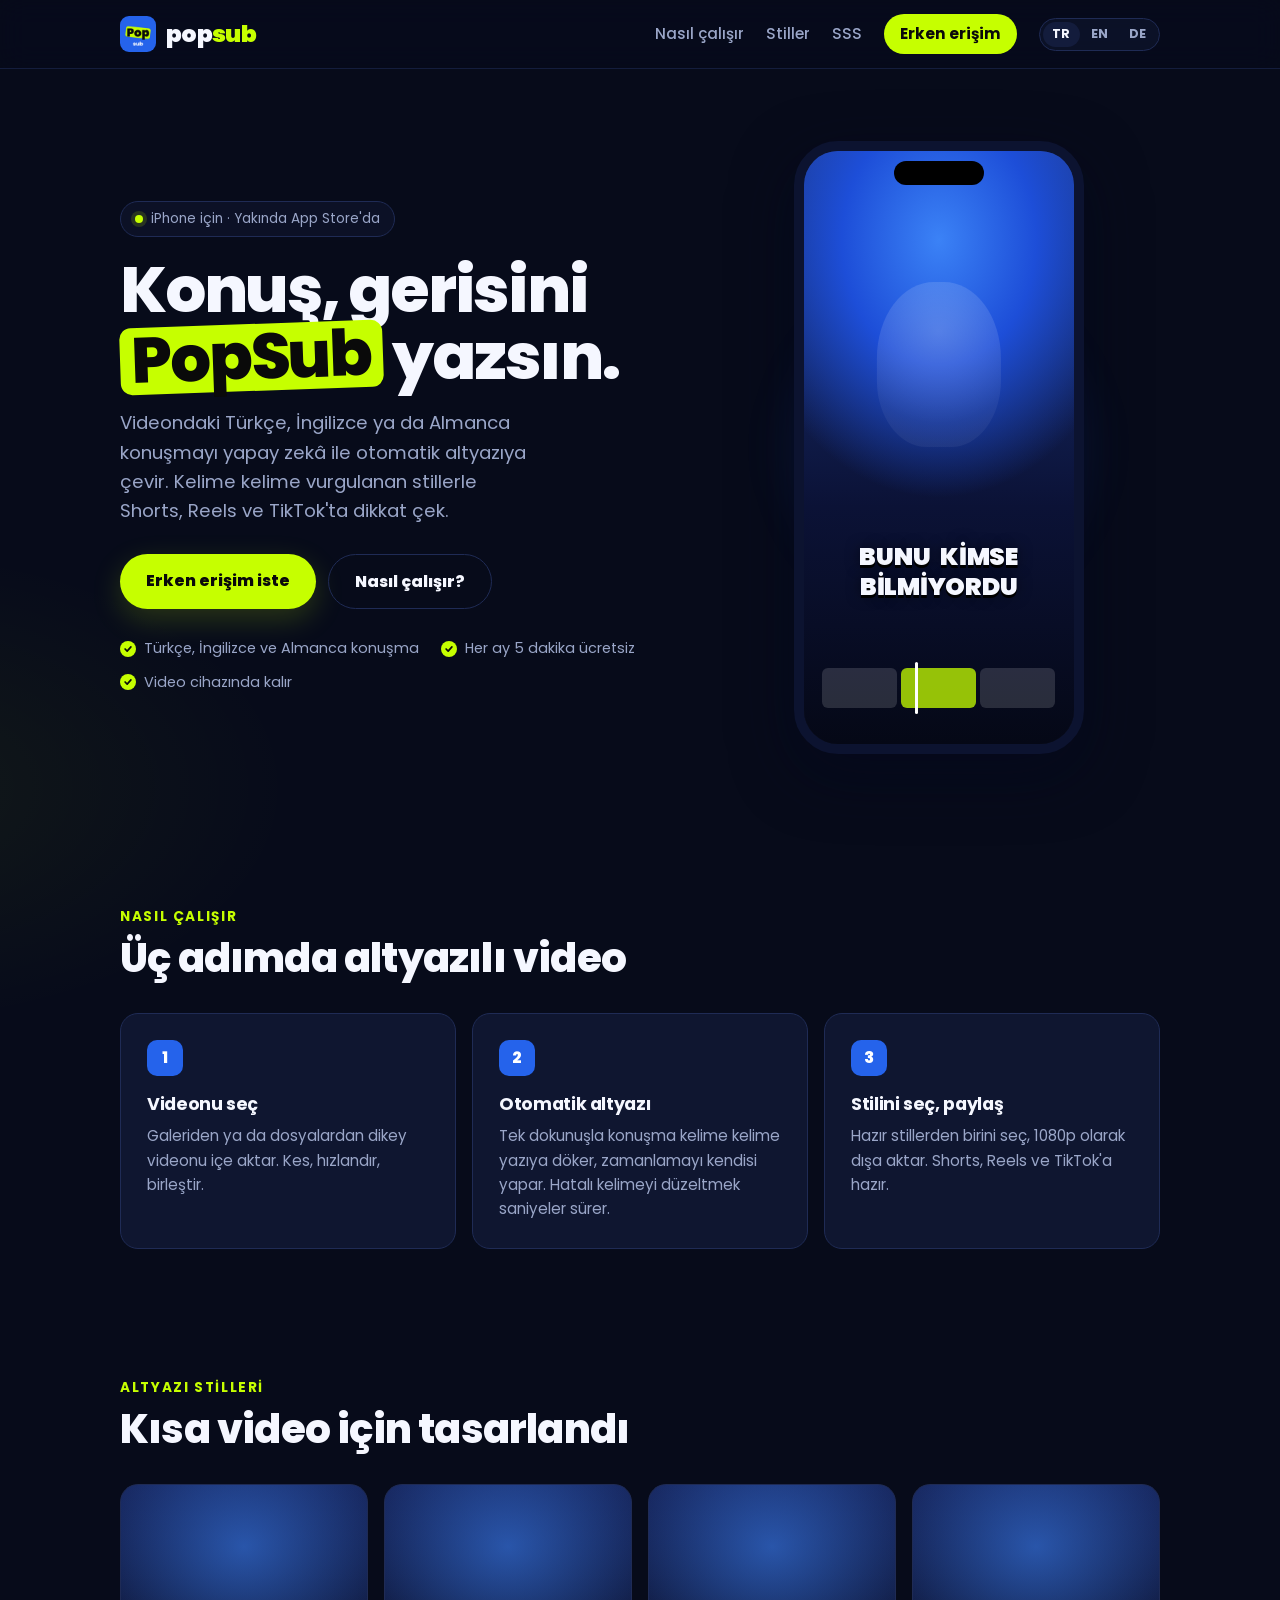
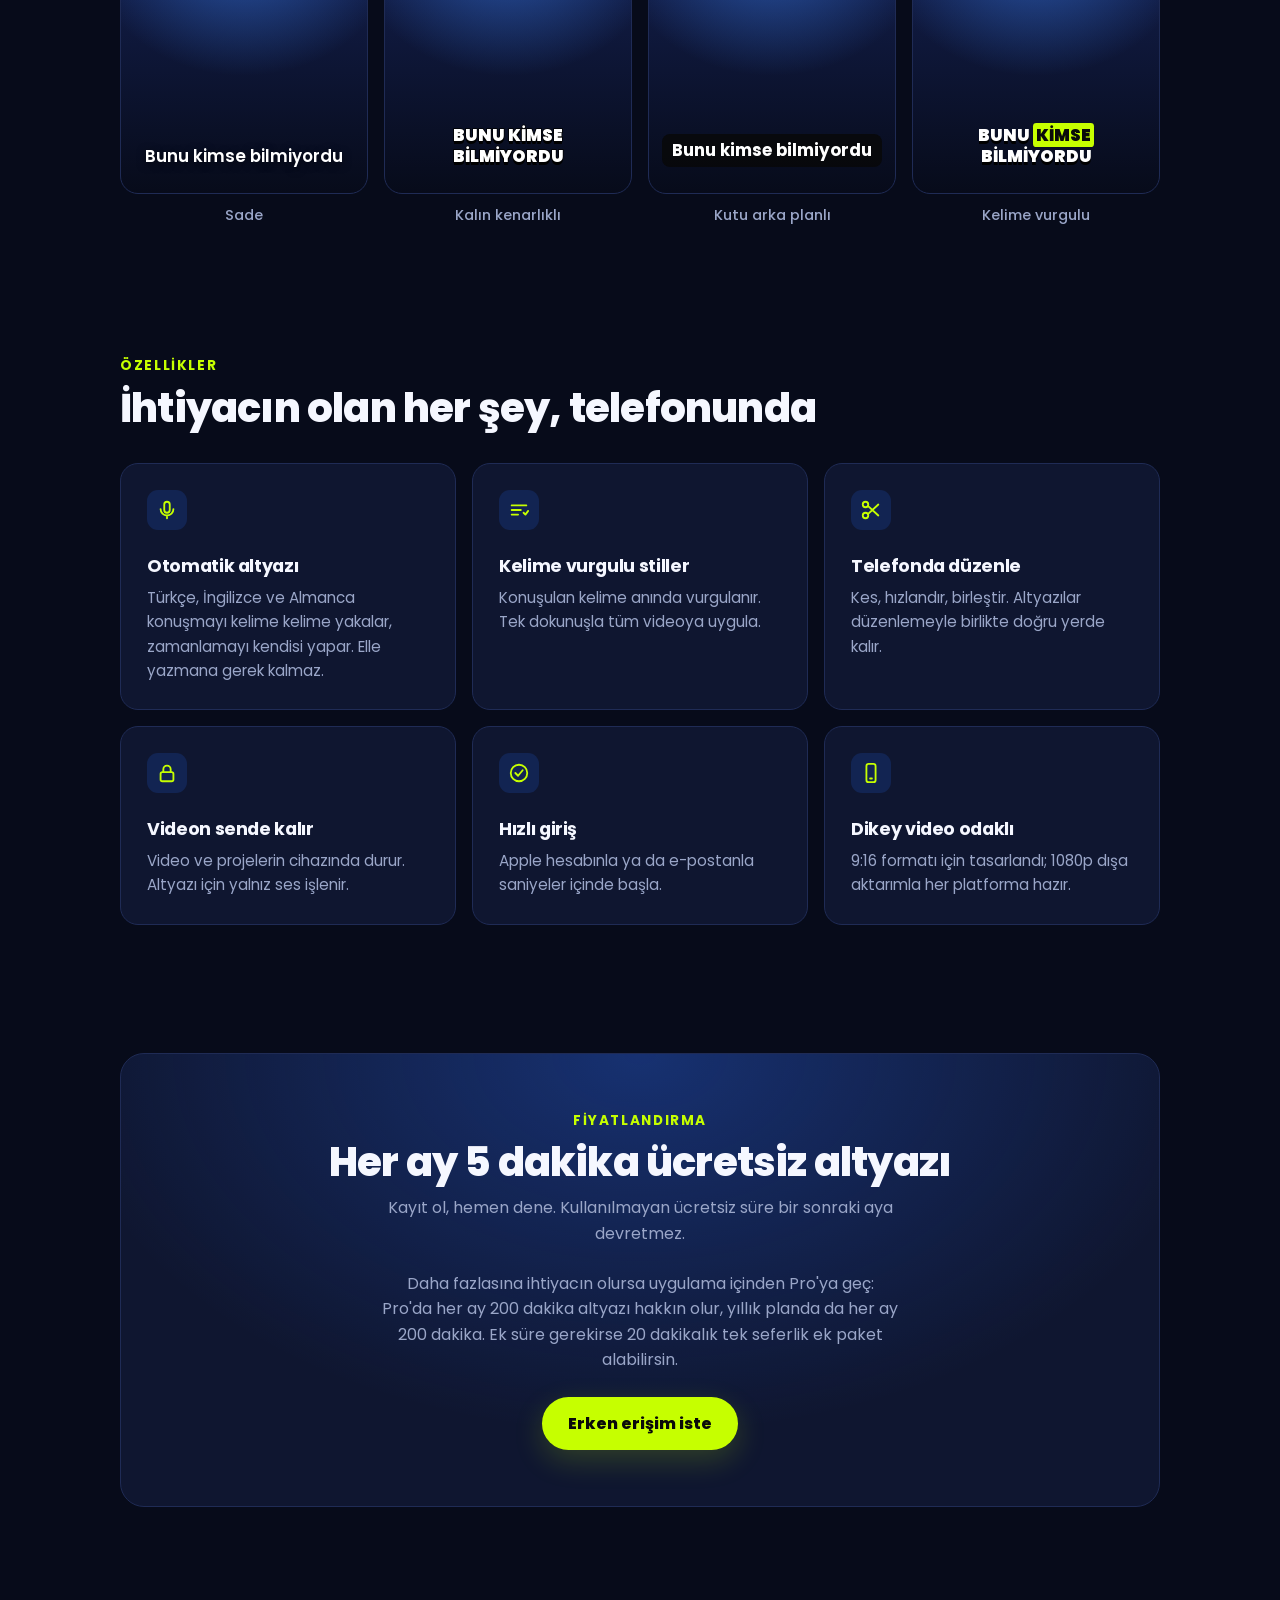
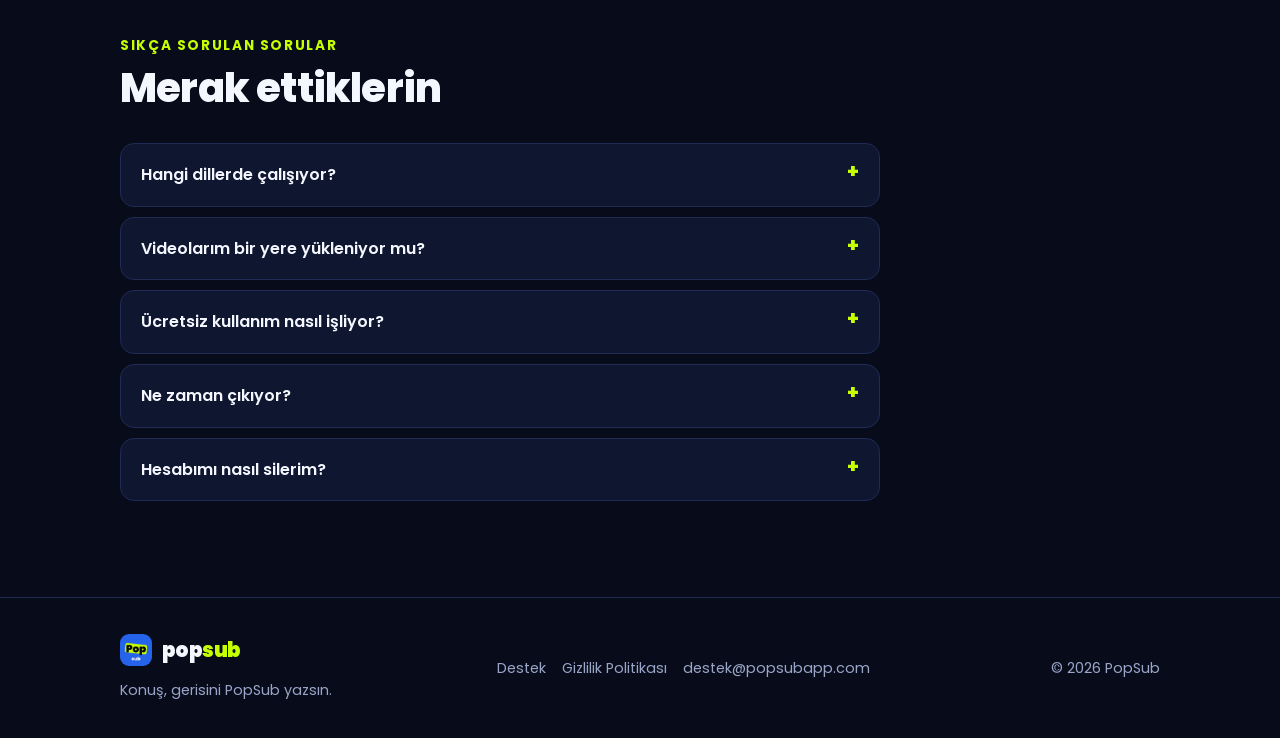
<file: index.html>
<!doctype html>
<html lang="tr">
<head>
  <meta charset="utf-8">
  <meta name="viewport" content="width=device-width, initial-scale=1">
  <title>PopSub · Videolarına otomatik altyazı</title>
  <meta name="description" content="PopSub, iPhone için video düzenleme uygulaması. Türkçe, İngilizce ve Almanca konuşmayı yapay zekâ ile otomatik altyazıya çevirir, kelime vurgulu stillerle Shorts, Reels ve TikTok videoları hazırlar.">
  <meta name="theme-color" content="#070b1a">
  <meta property="og:type" content="website">
  <meta property="og:site_name" content="PopSub">
  <meta property="og:title" content="PopSub · Otomatik altyazı">
  <meta property="og:description" content="Konuşmanı saniyeler içinde dikkat çeken altyazılara çevir.">
  <meta property="og:url" content="https://popsubapp.com/">
  <meta property="og:locale" content="tr_TR">
  <meta property="og:locale:alternate" content="en_US">
  <meta property="og:locale:alternate" content="de_DE">
  <meta property="og:image" content="https://popsubapp.com/assets/icon-512.png">
  <meta name="twitter:card" content="summary">
  <link rel="canonical" href="https://popsubapp.com/">
  <link rel="alternate" hreflang="tr" href="https://popsubapp.com/">
  <link rel="alternate" hreflang="en" href="https://popsubapp.com/en/">
  <link rel="alternate" hreflang="de" href="https://popsubapp.com/de/">
  <link rel="alternate" hreflang="x-default" href="https://popsubapp.com/en/">
  <link rel="stylesheet" href="/style.css?v=20261009c">
  <link rel="icon" type="image/png" sizes="32x32" href="/assets/favicon-32.png">
  <link rel="apple-touch-icon" href="/assets/apple-touch-icon.png">
  <script type="application/ld+json">{"@context":"https://schema.org","@type":"SoftwareApplication","name":"PopSub","operatingSystem":"iOS","applicationCategory":"MultimediaApplication","description":"Türkçe, İngilizce ve Almanca konuşmayı otomatik altyazıya çeviren video düzenleme uygulaması.","url":"https://popsubapp.com/"}</script>
</head>
<body>
  <a class="skip" href="#icerik">İçeriğe geç</a>
  <header class="top">
    <div class="wrap">
      <a class="logo" href="/" aria-label="PopSub ana sayfa"><img src="/assets/logo-icon.png" width="36" height="36" alt=""><span class="wm">pop<span>sub</span></span></a>
      <nav aria-label="Ana menü">
        <a href="#nasil">Nasıl çalışır</a>
        <a href="#stiller">Stiller</a>
        <a href="#sss">SSS</a>
        <a class="nav-cta" href="mailto:destek@popsubapp.com?subject=PopSub%20erken%20eri%C5%9Fim">Erken erişim</a>
        <span class="lang"><a href="/" hreflang="tr" lang="tr" aria-label="Türkçe" aria-current="true">TR</a><a href="/en/" hreflang="en" lang="en" aria-label="English">EN</a><a href="/de/" hreflang="de" lang="de" aria-label="Deutsch">DE</a></span>
      </nav>
    </div>
  </header>

  <main id="icerik">
    <section class="hero wrap">
      <div class="hero-copy">
        <span class="badge"><span class="dot"></span>iPhone için · Yakında App Store'da</span>
        <h1>Konuş, gerisini <em>PopSub</em> yazsın.</h1>
        <p class="lead">Videondaki Türkçe, İngilizce ya da Almanca konuşmayı yapay zekâ ile otomatik altyazıya çevir. Kelime kelime vurgulanan stillerle Shorts, Reels ve TikTok'ta dikkat çek.</p>
        <div class="actions">
          <a class="cta" href="mailto:destek@popsubapp.com?subject=PopSub%20erken%20eri%C5%9Fim">Erken erişim iste</a>
          <a class="cta ghost" href="#nasil">Nasıl çalışır?</a>
        </div>
        <ul class="trust">
          <li>Türkçe, İngilizce ve Almanca konuşma</li>
          <li>Her ay 5 dakika ücretsiz</li>
          <li>Video cihazında kalır</li>
        </ul>
      </div>
      <div class="hero-visual" aria-hidden="true">
        <div class="glow"></div>
        <div class="phone">
          <div class="notch"></div>
          <div class="scene"></div>
          <div class="karaoke">
            <span>Bunu</span> <span>kimse</span> <span>bilmiyordu</span>
          </div>
          <div class="timeline"><i></i><i></i><i></i><b></b></div>
        </div>
      </div>
    </section>

    <section class="section wrap" id="nasil">
      <p class="eyebrow">Nasıl çalışır</p>
      <h2>Üç adımda altyazılı video</h2>
      <ol class="steps">
        <li><span class="num">1</span><h3>Videonu seç</h3><p>Galeriden ya da dosyalardan dikey videonu içe aktar. Kes, hızlandır, birleştir.</p></li>
        <li><span class="num">2</span><h3>Otomatik altyazı</h3><p>Tek dokunuşla konuşma kelime kelime yazıya döker, zamanlamayı kendisi yapar. Hatalı kelimeyi düzeltmek saniyeler sürer.</p></li>
        <li><span class="num">3</span><h3>Stilini seç, paylaş</h3><p>Hazır stillerden birini seç, 1080p olarak dışa aktar. Shorts, Reels ve TikTok'a hazır.</p></li>
      </ol>
    </section>

    <section class="section wrap" id="stiller">
      <p class="eyebrow">Altyazı stilleri</p>
      <h2>Kısa video için tasarlandı</h2>
      <div class="styles">
        <figure class="style s-simple"><div class="frame"><span class="sample">Bunu kimse bilmiyordu</span></div><figcaption>Sade</figcaption></figure>
        <figure class="style s-outline"><div class="frame"><span class="sample">Bunu kimse bilmiyordu</span></div><figcaption>Kalın kenarlıklı</figcaption></figure>
        <figure class="style s-box"><div class="frame"><span class="sample">Bunu kimse bilmiyordu</span></div><figcaption>Kutu arka planlı</figcaption></figure>
        <figure class="style s-karaoke"><div class="frame"><span class="sample">Bunu <mark>kimse</mark> bilmiyordu</span></div><figcaption>Kelime vurgulu</figcaption></figure>
      </div>
    </section>

    <section class="section wrap">
      <p class="eyebrow">Özellikler</p>
      <h2>İhtiyacın olan her şey, telefonunda</h2>
      <div class="grid">
        <div class="card"><svg class="ico" viewBox="0 0 24 24" aria-hidden="true"><path d="M12 3a3 3 0 0 0-3 3v6a3 3 0 0 0 6 0V6a3 3 0 0 0-3-3Z"/><path d="M19 11a7 7 0 0 1-14 0M12 18v3"/></svg><h3>Otomatik altyazı</h3><p>Türkçe, İngilizce ve Almanca konuşmayı kelime kelime yakalar, zamanlamayı kendisi yapar. Elle yazmana gerek kalmaz.</p></div>
        <div class="card"><svg class="ico" viewBox="0 0 24 24" aria-hidden="true"><path d="M4 7h16M4 12h10M4 17h7"/><path d="M17 15l2 2 3-4"/></svg><h3>Kelime vurgulu stiller</h3><p>Konuşulan kelime anında vurgulanır. Tek dokunuşla tüm videoya uygula.</p></div>
        <div class="card"><svg class="ico" viewBox="0 0 24 24" aria-hidden="true"><circle cx="6" cy="6" r="3"/><circle cx="6" cy="18" r="3"/><path d="M8.6 7.5 20 18M8.6 16.5 20 6"/></svg><h3>Telefonda düzenle</h3><p>Kes, hızlandır, birleştir. Altyazılar düzenlemeyle birlikte doğru yerde kalır.</p></div>
        <div class="card"><svg class="ico" viewBox="0 0 24 24" aria-hidden="true"><rect x="5" y="11" width="14" height="10" rx="2"/><path d="M8 11V8a4 4 0 0 1 8 0v3"/></svg><h3>Videon sende kalır</h3><p>Video ve projelerin cihazında durur. Altyazı için yalnız ses işlenir.</p></div>
        <div class="card"><svg class="ico" viewBox="0 0 24 24" aria-hidden="true"><path d="M12 21a9 9 0 1 0 0-18 9 9 0 0 0 0 18Z"/><path d="m8 12 3 3 5-6"/></svg><h3>Hızlı giriş</h3><p>Apple hesabınla ya da e-postanla saniyeler içinde başla.</p></div>
        <div class="card"><svg class="ico" viewBox="0 0 24 24" aria-hidden="true"><rect x="7" y="2" width="10" height="20" rx="2.5"/><path d="M11 18h2"/></svg><h3>Dikey video odaklı</h3><p>9:16 formatı için tasarlandı; 1080p dışa aktarımla her platforma hazır.</p></div>
      </div>
    </section>

    <section class="section wrap">
      <div class="free">
        <p class="eyebrow">Fiyatlandırma</p>
        <h2>Her ay 5 dakika ücretsiz altyazı</h2>
        <p>Kayıt ol, hemen dene. Kullanılmayan ücretsiz süre bir sonraki aya devretmez.</p>
        <p>Daha fazlasına ihtiyacın olursa uygulama içinden Pro'ya geç: Pro'da her ay 200 dakika altyazı hakkın olur, yıllık planda da her ay 200 dakika. Ek süre gerekirse 20 dakikalık tek seferlik ek paket alabilirsin.</p>
        <a class="cta" href="mailto:destek@popsubapp.com?subject=PopSub%20erken%20eri%C5%9Fim">Erken erişim iste</a>
      </div>
    </section>

    <section class="section wrap" id="sss">
      <p class="eyebrow">Sıkça sorulan sorular</p>
      <h2>Merak ettiklerin</h2>
      <div class="faq">
        <details><summary>Hangi dillerde çalışıyor?</summary><p>PopSub Türkçe, İngilizce ve Almanca konuşmayı otomatik altyazıya çevirir. Türkçede özel adlar için ek iyileştirme yapılır.</p></details>
        <details><summary>Videolarım bir yere yükleniyor mu?</summary><p>Hayır. Videoların ve projelerin cihazında kalır. Altyazı oluşturmak için yalnız videonun ses kısmı sunucumuza gönderilir. Ayrıntılar <a href="/gizlilik/">Gizlilik Politikası</a>'nda.</p></details>
        <details><summary>Ücretsiz kullanım nasıl işliyor?</summary><p>Her takvim ayında 5 dakikalık ücretsiz altyazı hakkın olur; kullanılmayan ücretsiz süre bir sonraki aya devretmez. Daha fazlası için Pro'da her ay 200 dakika altyazı hakkın olur (yıllık planda da her ay 200 dakika). Gerekirse 20 dakikalık tek seferlik ek paket de alabilirsin.</p></details>
        <details><summary>Ne zaman çıkıyor?</summary><p>PopSub şu an test aşamasında. Erken erişim için bize yaz, hazır olduğunda ilk sen haberdar ol.</p></details>
        <details><summary>Hesabımı nasıl silerim?</summary><p>Uygulama içinden <strong>Hesap → Hesabı sil</strong> ile hesabını ve sunucudaki verilerini kalıcı olarak silebilirsin.</p></details>
      </div>
    </section>
  </main>

  <footer>
    <div class="wrap foot">
      <div class="foot-brand">
        <a class="logo" href="/" aria-label="PopSub ana sayfa"><img src="/assets/logo-icon.png" width="32" height="32" alt=""><span class="wm">pop<span>sub</span></span></a>
        <p>Konuş, gerisini PopSub yazsın.</p>
      </div>
      <div class="foot-links">
        <a href="/destek/">Destek</a>
        <a href="/gizlilik/">Gizlilik Politikası</a>
        <a href="mailto:destek@popsubapp.com">destek@popsubapp.com</a>
      </div>
      <div class="foot-copy">© 2026 PopSub</div>
    </div>
  </footer>
</body>
</html>
</file>
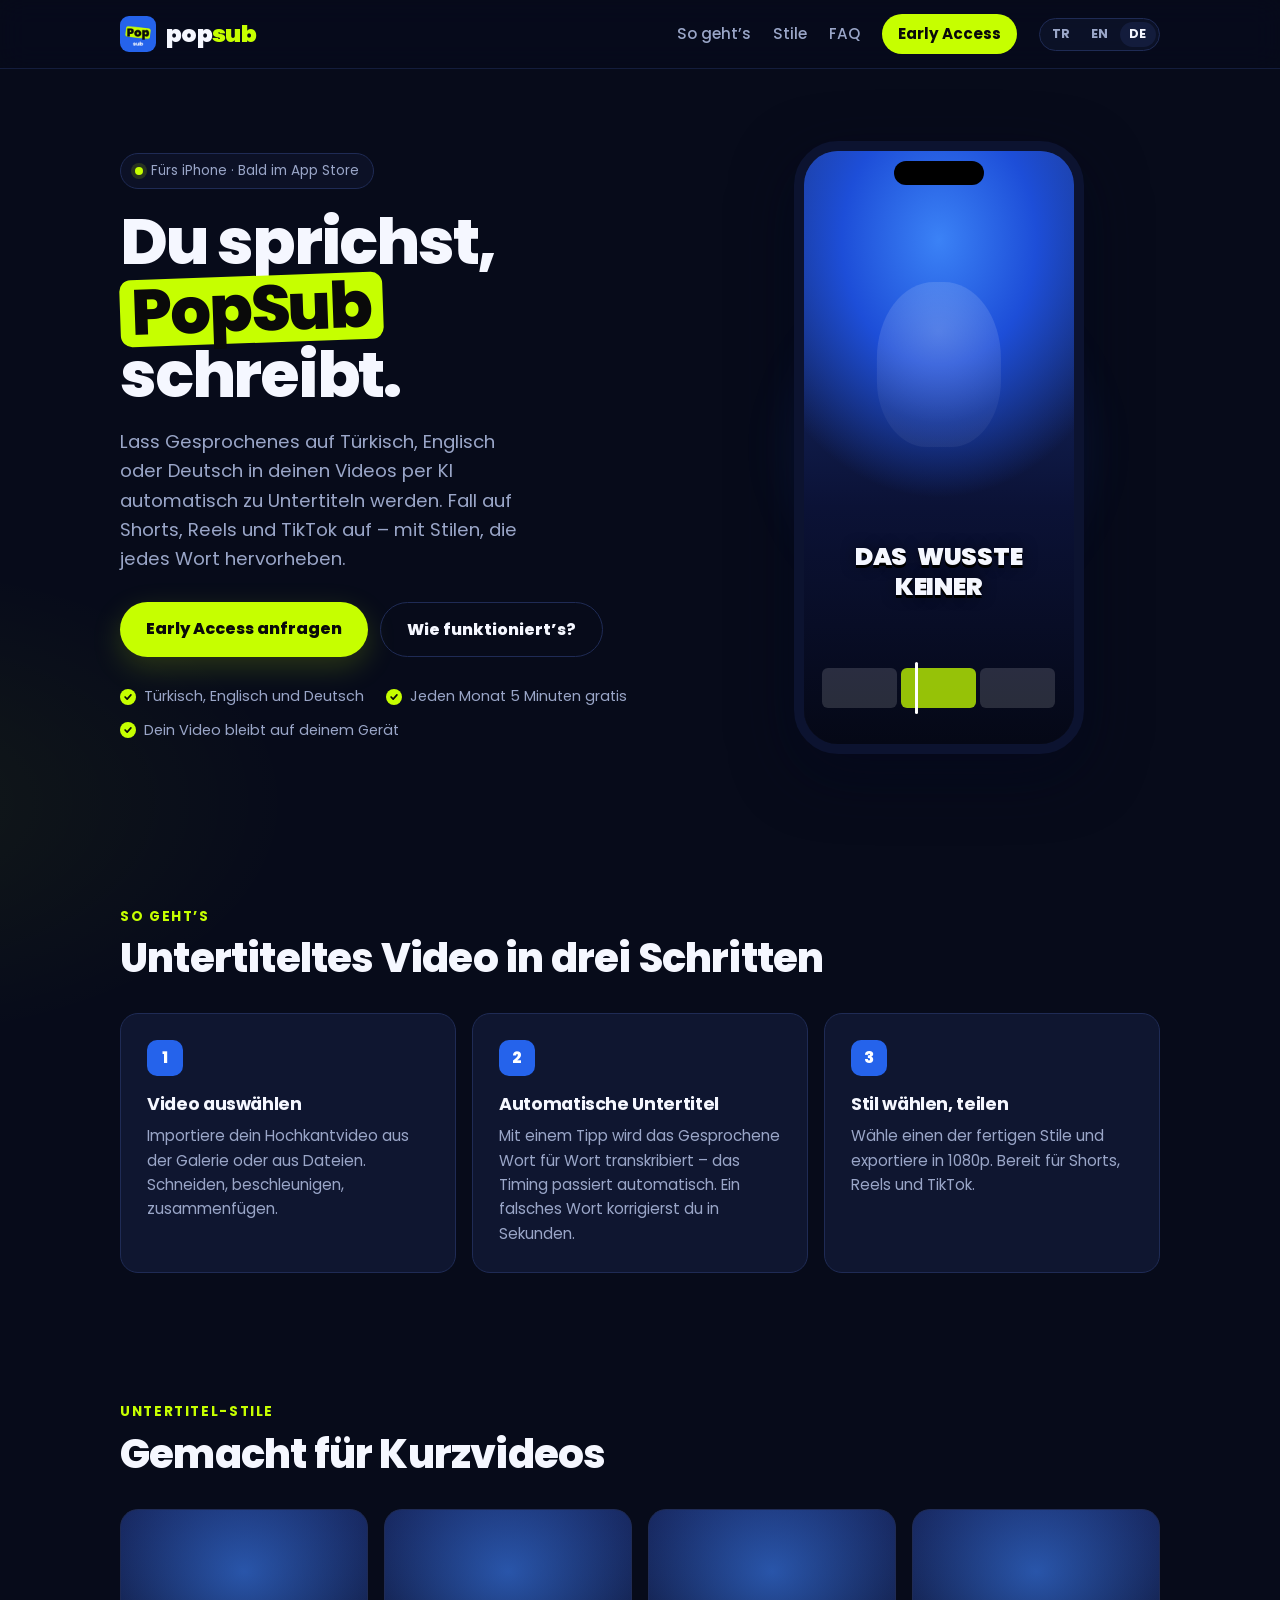
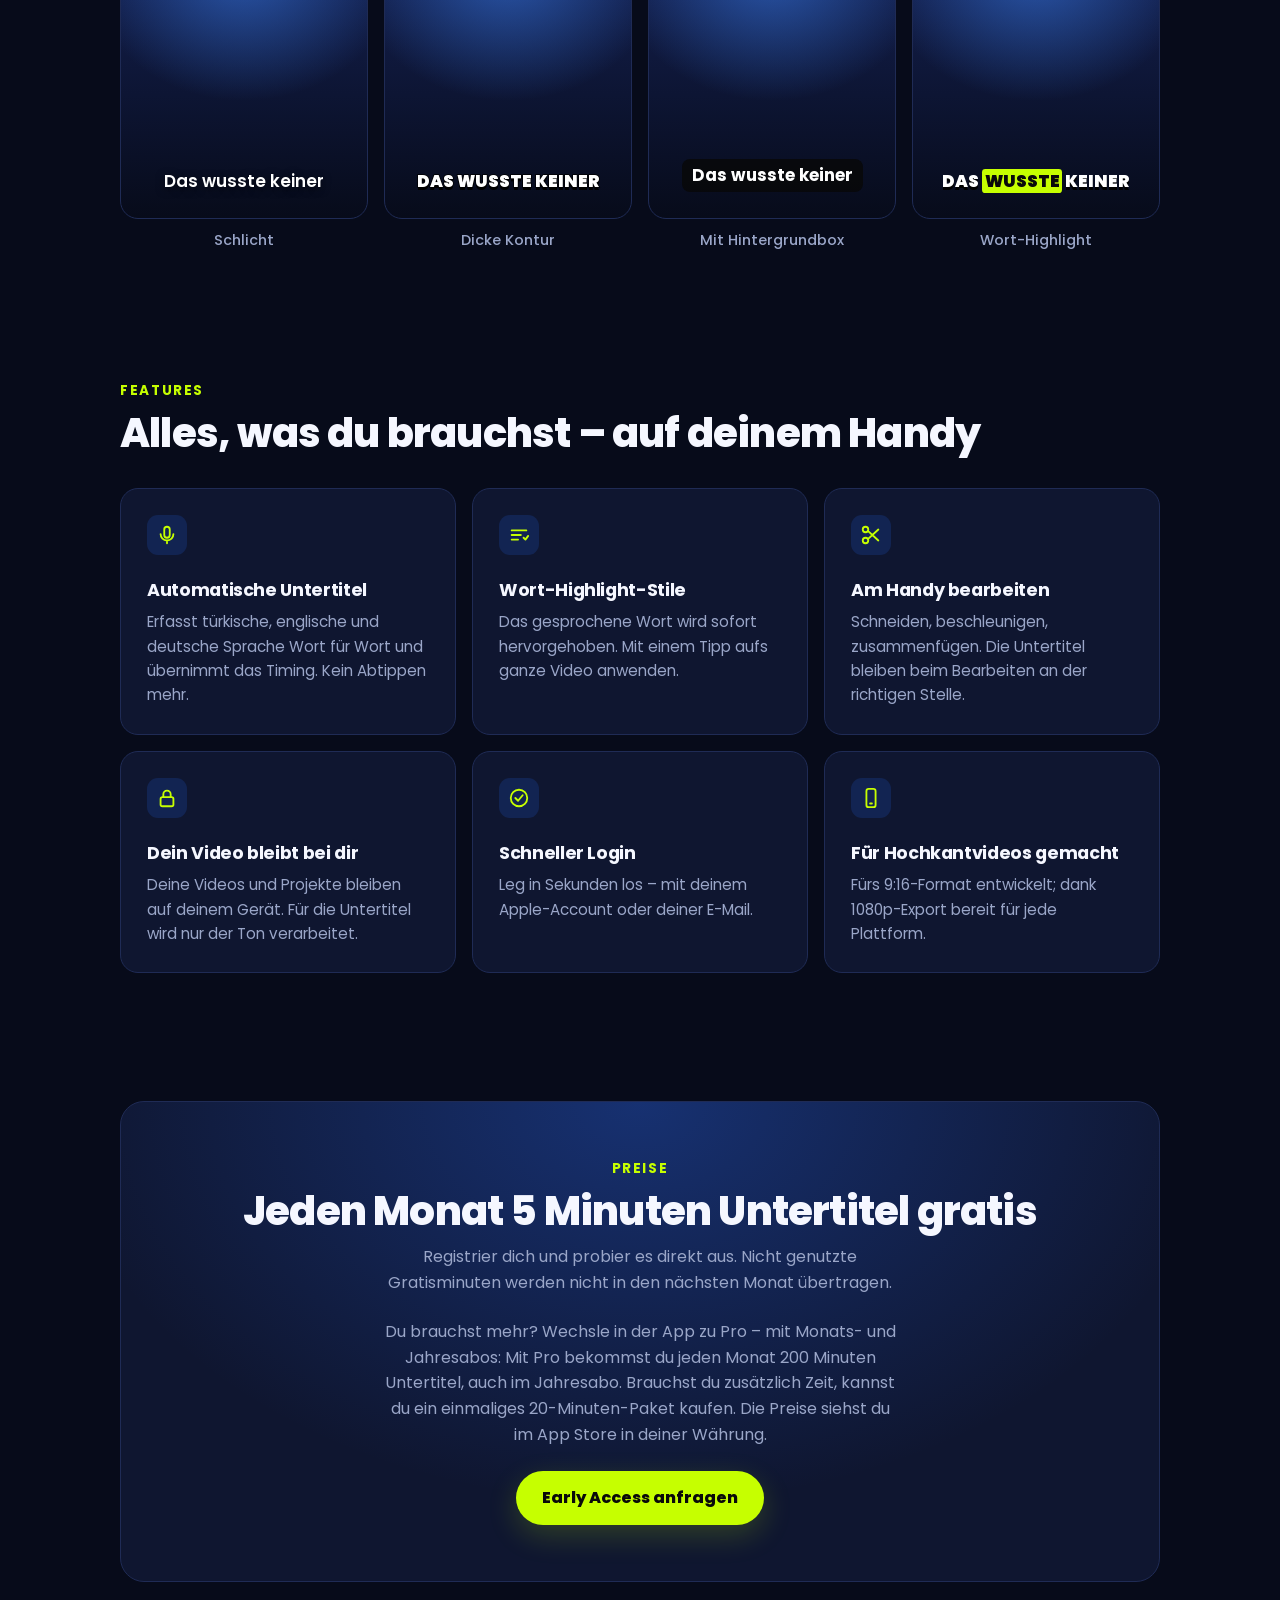
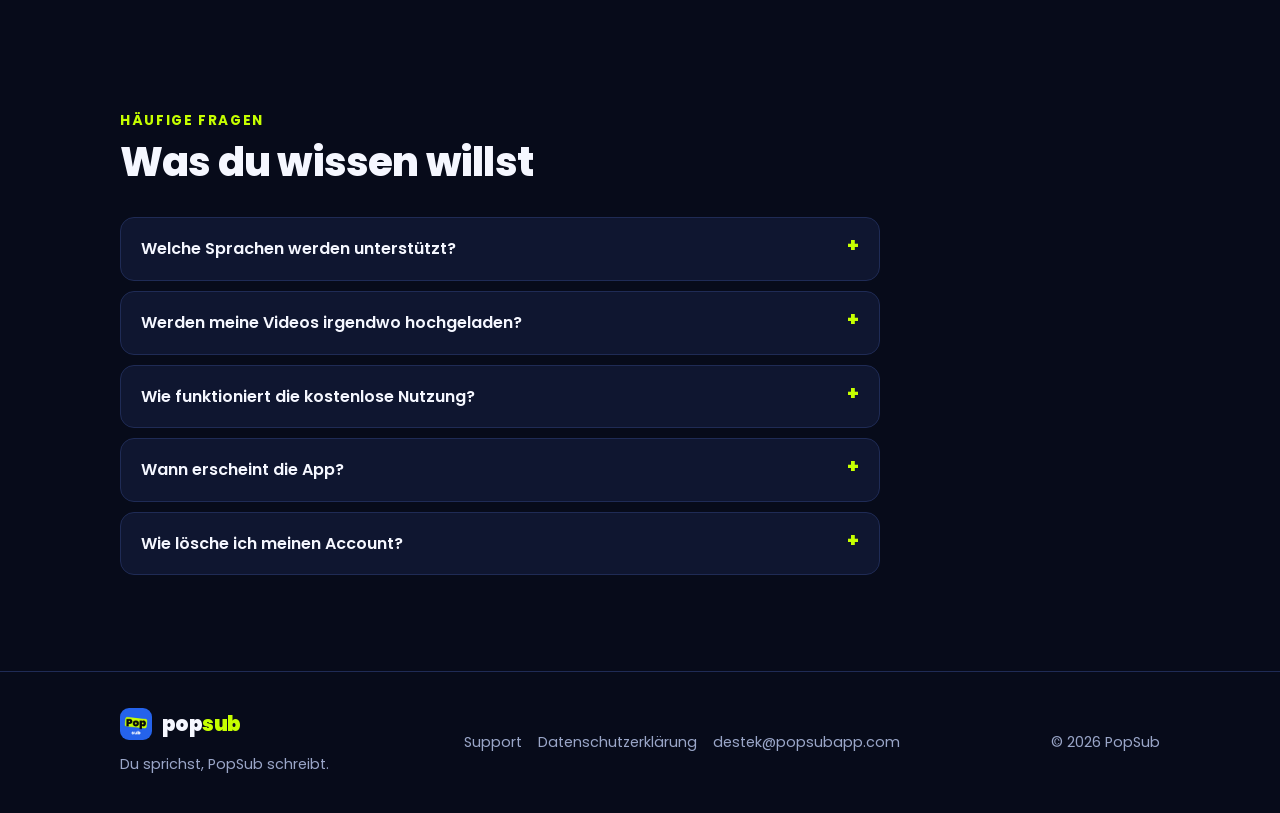
<file: de/index.html>
<!doctype html>
<html lang="de">
<head>
  <meta charset="utf-8">
  <meta name="viewport" content="width=device-width, initial-scale=1">
  <title>PopSub · Automatische Untertitel für deine Videos</title>
  <meta name="description" content="PopSub ist eine Videobearbeitungs-App fürs iPhone. Sie wandelt türkische, englische und deutsche Sprache per KI automatisch in Untertitel um und erstellt Shorts, Reels und TikTok-Videos mit Wort-Highlight-Stilen.">
  <meta name="theme-color" content="#070b1a">
  <meta property="og:type" content="website">
  <meta property="og:site_name" content="PopSub">
  <meta property="og:title" content="PopSub · Automatische Untertitel">
  <meta property="og:description" content="Mach aus deiner Sprache in Sekunden Untertitel, die auffallen.">
  <meta property="og:url" content="https://popsubapp.com/de/">
  <meta property="og:locale" content="de_DE">
  <meta property="og:locale:alternate" content="tr_TR">
  <meta property="og:locale:alternate" content="en_US">
  <meta property="og:image" content="https://popsubapp.com/assets/icon-512.png">
  <meta name="twitter:card" content="summary">
  <link rel="canonical" href="https://popsubapp.com/de/">
  <link rel="alternate" hreflang="tr" href="https://popsubapp.com/">
  <link rel="alternate" hreflang="en" href="https://popsubapp.com/en/">
  <link rel="alternate" hreflang="de" href="https://popsubapp.com/de/">
  <link rel="alternate" hreflang="x-default" href="https://popsubapp.com/en/">
  <link rel="stylesheet" href="/style.css?v=20261009c">
  <link rel="icon" type="image/png" sizes="32x32" href="/assets/favicon-32.png">
  <link rel="apple-touch-icon" href="/assets/apple-touch-icon.png">
  <script type="application/ld+json">{"@context":"https://schema.org","@type":"SoftwareApplication","name":"PopSub","operatingSystem":"iOS","applicationCategory":"MultimediaApplication","description":"Eine Videobearbeitungs-App, die türkische, englische und deutsche Sprache automatisch in Untertitel umwandelt.","inLanguage":"de","url":"https://popsubapp.com/de/"}</script>
</head>
<body>
  <a class="skip" href="#inhalt">Zum Inhalt springen</a>
  <header class="top">
    <div class="wrap">
      <a class="logo" href="/de/" aria-label="PopSub Startseite"><img src="/assets/logo-icon.png" width="36" height="36" alt=""><span class="wm">pop<span>sub</span></span></a>
      <nav aria-label="Hauptmenü">
        <a href="#so-gehts">So geht’s</a>
        <a href="#stile">Stile</a>
        <a href="#faq">FAQ</a>
        <a class="nav-cta" href="mailto:destek@popsubapp.com?subject=PopSub%20Early%20Access">Early Access</a>
        <span class="lang"><a href="/" hreflang="tr" lang="tr" aria-label="Türkçe">TR</a><a href="/en/" hreflang="en" lang="en" aria-label="English">EN</a><a href="/de/" hreflang="de" lang="de" aria-label="Deutsch" aria-current="true">DE</a></span>
      </nav>
    </div>
  </header>

  <main id="inhalt">
    <section class="hero wrap">
      <div class="hero-copy">
        <span class="badge"><span class="dot"></span>Fürs iPhone · Bald im App Store</span>
        <h1>Du sprichst, <em>PopSub</em> schreibt.</h1>
        <p class="lead">Lass Gesprochenes auf Türkisch, Englisch oder Deutsch in deinen Videos per KI automatisch zu Untertiteln werden. Fall auf Shorts, Reels und TikTok auf – mit Stilen, die jedes Wort hervorheben.</p>
        <div class="actions">
          <a class="cta" href="mailto:destek@popsubapp.com?subject=PopSub%20Early%20Access">Early Access anfragen</a>
          <a class="cta ghost" href="#so-gehts">Wie funktioniert’s?</a>
        </div>
        <ul class="trust">
          <li>Türkisch, Englisch und Deutsch</li>
          <li>Jeden Monat 5 Minuten gratis</li>
          <li>Dein Video bleibt auf deinem Gerät</li>
        </ul>
      </div>
      <div class="hero-visual" aria-hidden="true">
        <div class="glow"></div>
        <div class="phone">
          <div class="notch"></div>
          <div class="scene"></div>
          <div class="karaoke">
            <span>Das</span> <span>wusste</span> <span>keiner</span>
          </div>
          <div class="timeline"><i></i><i></i><i></i><b></b></div>
        </div>
      </div>
    </section>

    <section class="section wrap" id="so-gehts">
      <p class="eyebrow">So geht’s</p>
      <h2>Untertiteltes Video in drei Schritten</h2>
      <ol class="steps">
        <li><span class="num">1</span><h3>Video auswählen</h3><p>Importiere dein Hochkantvideo aus der Galerie oder aus Dateien. Schneiden, beschleunigen, zusammenfügen.</p></li>
        <li><span class="num">2</span><h3>Automatische Untertitel</h3><p>Mit einem Tipp wird das Gesprochene Wort für Wort transkribiert – das Timing passiert automatisch. Ein falsches Wort korrigierst du in Sekunden.</p></li>
        <li><span class="num">3</span><h3>Stil wählen, teilen</h3><p>Wähle einen der fertigen Stile und exportiere in 1080p. Bereit für Shorts, Reels und TikTok.</p></li>
      </ol>
    </section>

    <section class="section wrap" id="stile">
      <p class="eyebrow">Untertitel-Stile</p>
      <h2>Gemacht für Kurzvideos</h2>
      <div class="styles">
        <figure class="style s-simple"><div class="frame"><span class="sample">Das wusste keiner</span></div><figcaption>Schlicht</figcaption></figure>
        <figure class="style s-outline"><div class="frame"><span class="sample">Das wusste keiner</span></div><figcaption>Dicke Kontur</figcaption></figure>
        <figure class="style s-box"><div class="frame"><span class="sample">Das wusste keiner</span></div><figcaption>Mit Hintergrundbox</figcaption></figure>
        <figure class="style s-karaoke"><div class="frame"><span class="sample">Das <mark>wusste</mark> keiner</span></div><figcaption>Wort-Highlight</figcaption></figure>
      </div>
    </section>

    <section class="section wrap">
      <p class="eyebrow">Features</p>
      <h2>Alles, was du brauchst – auf deinem Handy</h2>
      <div class="grid">
        <div class="card"><svg class="ico" viewBox="0 0 24 24" aria-hidden="true"><path d="M12 3a3 3 0 0 0-3 3v6a3 3 0 0 0 6 0V6a3 3 0 0 0-3-3Z"/><path d="M19 11a7 7 0 0 1-14 0M12 18v3"/></svg><h3>Automatische Untertitel</h3><p>Erfasst türkische, englische und deutsche Sprache Wort für Wort und übernimmt das Timing. Kein Abtippen mehr.</p></div>
        <div class="card"><svg class="ico" viewBox="0 0 24 24" aria-hidden="true"><path d="M4 7h16M4 12h10M4 17h7"/><path d="M17 15l2 2 3-4"/></svg><h3>Wort-Highlight-Stile</h3><p>Das gesprochene Wort wird sofort hervorgehoben. Mit einem Tipp aufs ganze Video anwenden.</p></div>
        <div class="card"><svg class="ico" viewBox="0 0 24 24" aria-hidden="true"><circle cx="6" cy="6" r="3"/><circle cx="6" cy="18" r="3"/><path d="M8.6 7.5 20 18M8.6 16.5 20 6"/></svg><h3>Am Handy bearbeiten</h3><p>Schneiden, beschleunigen, zusammenfügen. Die Untertitel bleiben beim Bearbeiten an der richtigen Stelle.</p></div>
        <div class="card"><svg class="ico" viewBox="0 0 24 24" aria-hidden="true"><rect x="5" y="11" width="14" height="10" rx="2"/><path d="M8 11V8a4 4 0 0 1 8 0v3"/></svg><h3>Dein Video bleibt bei dir</h3><p>Deine Videos und Projekte bleiben auf deinem Gerät. Für die Untertitel wird nur der Ton verarbeitet.</p></div>
        <div class="card"><svg class="ico" viewBox="0 0 24 24" aria-hidden="true"><path d="M12 21a9 9 0 1 0 0-18 9 9 0 0 0 0 18Z"/><path d="m8 12 3 3 5-6"/></svg><h3>Schneller Login</h3><p>Leg in Sekunden los – mit deinem Apple-Account oder deiner E-Mail.</p></div>
        <div class="card"><svg class="ico" viewBox="0 0 24 24" aria-hidden="true"><rect x="7" y="2" width="10" height="20" rx="2.5"/><path d="M11 18h2"/></svg><h3>Für Hochkantvideos gemacht</h3><p>Fürs 9:16-Format entwickelt; dank 1080p-Export bereit für jede Plattform.</p></div>
      </div>
    </section>

    <section class="section wrap">
      <div class="free">
        <p class="eyebrow">Preise</p>
        <h2>Jeden Monat 5 Minuten Untertitel gratis</h2>
        <p>Registrier dich und probier es direkt aus. Nicht genutzte Gratisminuten werden nicht in den nächsten Monat übertragen.</p>
        <p>Du brauchst mehr? Wechsle in der App zu Pro – mit Monats- und Jahresabos: Mit Pro bekommst du jeden Monat 200 Minuten Untertitel, auch im Jahresabo. Brauchst du zusätzlich Zeit, kannst du ein einmaliges 20-Minuten-Paket kaufen. Die Preise siehst du im App Store in deiner Währung.</p>
        <a class="cta" href="mailto:destek@popsubapp.com?subject=PopSub%20Early%20Access">Early Access anfragen</a>
      </div>
    </section>

    <section class="section wrap" id="faq">
      <p class="eyebrow">Häufige Fragen</p>
      <h2>Was du wissen willst</h2>
      <div class="faq">
        <details><summary>Welche Sprachen werden unterstützt?</summary><p>PopSub wandelt türkische, englische und deutsche Sprache automatisch in Untertitel um. Für Türkisch gibt es zusätzliche Verbesserungen bei Eigennamen.</p></details>
        <details><summary>Werden meine Videos irgendwo hochgeladen?</summary><p>Nein. Deine Videos und Projekte bleiben auf deinem Gerät. Um Untertitel zu erstellen, wird nur die Tonspur deines Videos an unseren Server gesendet. Details findest du in der <a href="/de/datenschutz/">Datenschutzerklärung</a>.</p></details>
        <details><summary>Wie funktioniert die kostenlose Nutzung?</summary><p>Du hast jeden Kalendermonat 5 Minuten Untertitel gratis; nicht genutzte Gratisminuten werden nicht in den nächsten Monat übertragen. Mit Pro bekommst du jeden Monat 200 Minuten Untertitel (auch im Jahresabo jeden Monat 200 Minuten). Wenn du mehr brauchst, kannst du zusätzlich ein einmaliges 20-Minuten-Paket kaufen.</p></details>
        <details><summary>Wann erscheint die App?</summary><p>PopSub ist gerade in der Testphase. Schreib uns für Early Access und erfahre es als Erstes, wenn es so weit ist.</p></details>
        <details><summary>Wie lösche ich meinen Account?</summary><p>In der App kannst du unter <strong>Account → Account löschen</strong> deinen Account und deine Daten auf unserem Server dauerhaft löschen.</p></details>
      </div>
    </section>
  </main>

  <footer>
    <div class="wrap foot">
      <div class="foot-brand">
        <a class="logo" href="/de/" aria-label="PopSub Startseite"><img src="/assets/logo-icon.png" width="32" height="32" alt=""><span class="wm">pop<span>sub</span></span></a>
        <p>Du sprichst, PopSub schreibt.</p>
      </div>
      <div class="foot-links">
        <a href="/de/support/">Support</a>
        <a href="/de/datenschutz/">Datenschutzerklärung</a>
        <a href="mailto:destek@popsubapp.com">destek@popsubapp.com</a>
      </div>
      <div class="foot-copy">© 2026 PopSub</div>
    </div>
  </footer>
</body>
</html>
</file>
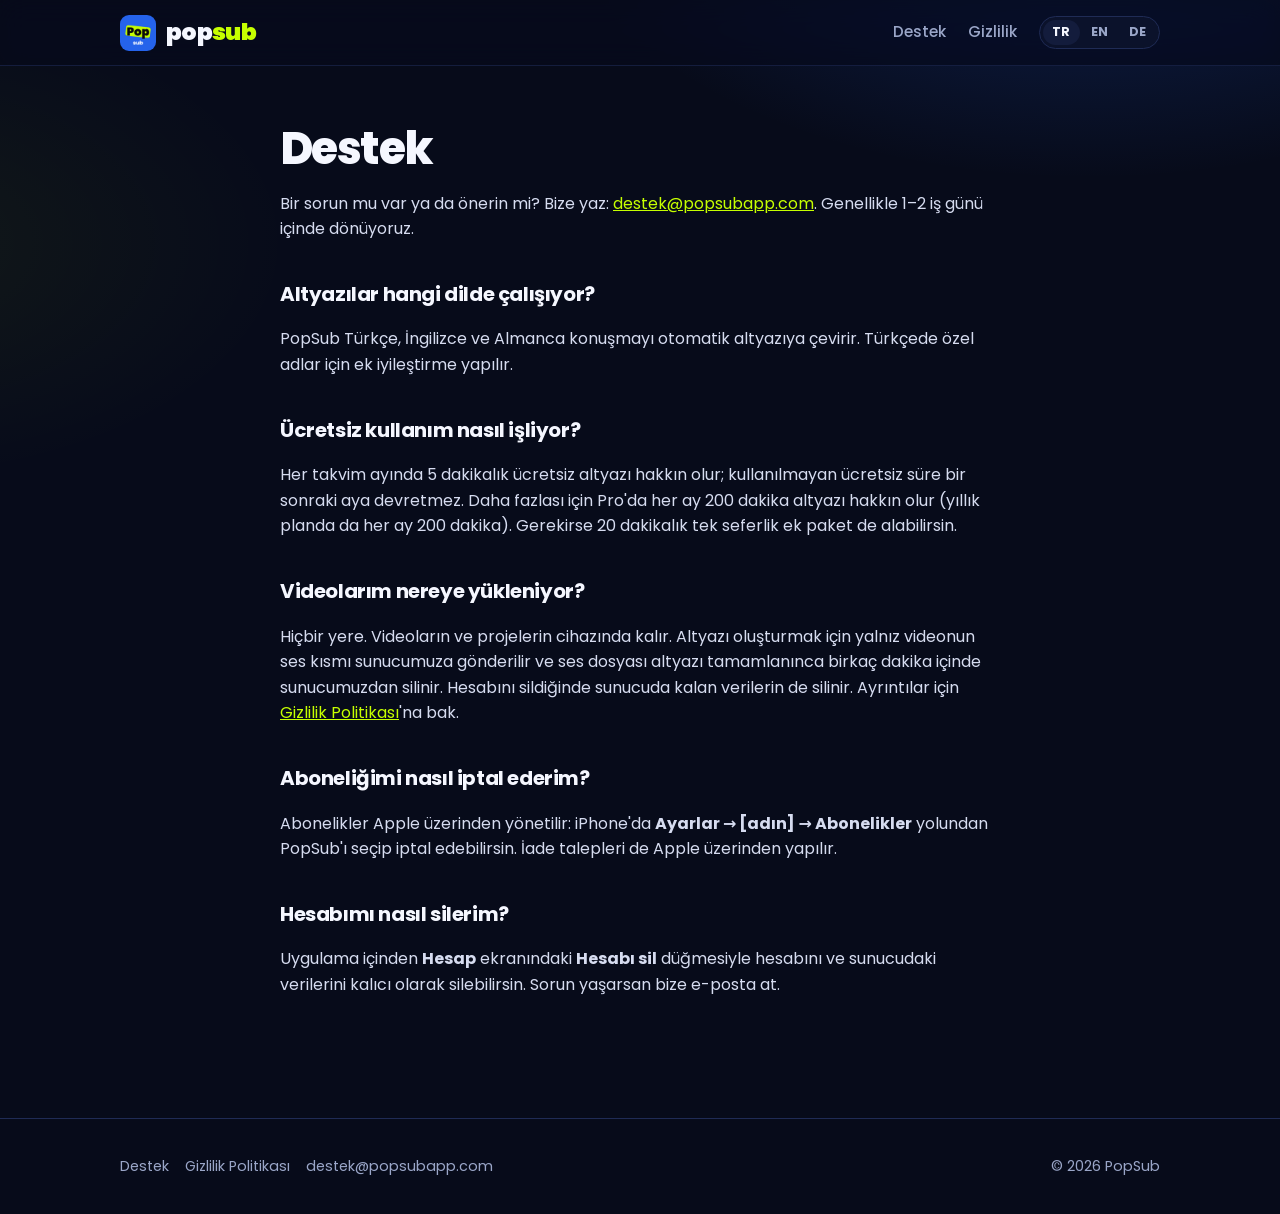
<file: destek/index.html>
<!doctype html>
<html lang="tr">
<head>
  <meta charset="utf-8">
  <meta name="viewport" content="width=device-width, initial-scale=1">
  <title>Destek · PopSub</title>
  <meta name="description" content="PopSub destek: sık sorulan sorular ve iletişim.">
  <meta property="og:type" content="website">
  <meta property="og:site_name" content="PopSub">
  <meta property="og:title" content="Destek · PopSub">
  <meta property="og:description" content="PopSub destek: sık sorulan sorular ve iletişim.">
  <meta property="og:url" content="https://popsubapp.com/destek/">
  <meta property="og:locale" content="tr_TR">
  <meta property="og:locale:alternate" content="en_US">
  <meta property="og:locale:alternate" content="de_DE">
  <meta property="og:image" content="https://popsubapp.com/assets/icon-512.png">
  <meta name="twitter:card" content="summary">
  <link rel="canonical" href="https://popsubapp.com/destek/">
  <link rel="alternate" hreflang="tr" href="https://popsubapp.com/destek/">
  <link rel="alternate" hreflang="en" href="https://popsubapp.com/en/support/">
  <link rel="alternate" hreflang="de" href="https://popsubapp.com/de/support/">
  <link rel="alternate" hreflang="x-default" href="https://popsubapp.com/en/support/">
  <link rel="stylesheet" href="/style.css?v=20261009c">
  <link rel="icon" type="image/png" sizes="32x32" href="/assets/favicon-32.png">
  <link rel="apple-touch-icon" href="/assets/apple-touch-icon.png">
</head>
<body>
  <header class="top">
    <div class="wrap">
      <a class="logo" href="/" aria-label="PopSub ana sayfa"><img src="/assets/logo-icon.png" width="36" height="36" alt=""><span class="wm">pop<span>sub</span></span></a>
      <nav><a href="/destek/">Destek</a><a href="/gizlilik/">Gizlilik</a><span class="lang"><a href="/destek/" hreflang="tr" lang="tr" aria-label="Türkçe" aria-current="true">TR</a><a href="/en/support/" hreflang="en" lang="en" aria-label="English">EN</a><a href="/de/support/" hreflang="de" lang="de" aria-label="Deutsch">DE</a></span></nav>
    </div>
  </header>

  <main class="wrap doc">
    <h1>Destek</h1>
    <p>Bir sorun mu var ya da önerin mi? Bize yaz: <a href="mailto:destek@popsubapp.com">destek@popsubapp.com</a>. Genellikle 1–2 iş günü içinde dönüyoruz.</p>

    <h2>Altyazılar hangi dilde çalışıyor?</h2>
    <p>PopSub Türkçe, İngilizce ve Almanca konuşmayı otomatik altyazıya çevirir. Türkçede özel adlar için ek iyileştirme yapılır.</p>

    <h2>Ücretsiz kullanım nasıl işliyor?</h2>
    <p>Her takvim ayında 5 dakikalık ücretsiz altyazı hakkın olur; kullanılmayan ücretsiz süre bir sonraki aya devretmez. Daha fazlası için Pro'da her ay 200 dakika altyazı hakkın olur (yıllık planda da her ay 200 dakika). Gerekirse 20 dakikalık tek seferlik ek paket de alabilirsin.</p>

    <h2>Videolarım nereye yükleniyor?</h2>
    <p>Hiçbir yere. Videoların ve projelerin cihazında kalır. Altyazı oluşturmak için yalnız videonun ses kısmı sunucumuza gönderilir ve ses dosyası altyazı tamamlanınca birkaç dakika içinde sunucumuzdan silinir. Hesabını sildiğinde sunucuda kalan verilerin de silinir. Ayrıntılar için <a href="/gizlilik/">Gizlilik Politikası</a>'na bak.</p>

    <h2>Aboneliğimi nasıl iptal ederim?</h2>
    <p>Abonelikler Apple üzerinden yönetilir: iPhone'da <strong>Ayarlar → [adın] → Abonelikler</strong> yolundan PopSub'ı seçip iptal edebilirsin. İade talepleri de Apple üzerinden yapılır.</p>

    <h2>Hesabımı nasıl silerim?</h2>
    <p>Uygulama içinden <strong>Hesap</strong> ekranındaki <strong>Hesabı sil</strong> düğmesiyle hesabını ve sunucudaki verilerini kalıcı olarak silebilirsin. Sorun yaşarsan bize e-posta at.</p>
  </main>

  <footer>
    <div class="wrap">
      <div><a href="/destek/">Destek</a><a href="/gizlilik/">Gizlilik Politikası</a><a href="mailto:destek@popsubapp.com">destek@popsubapp.com</a></div>
      <div>© 2026 PopSub</div>
    </div>
  </footer>
</body>
</html>
</file>
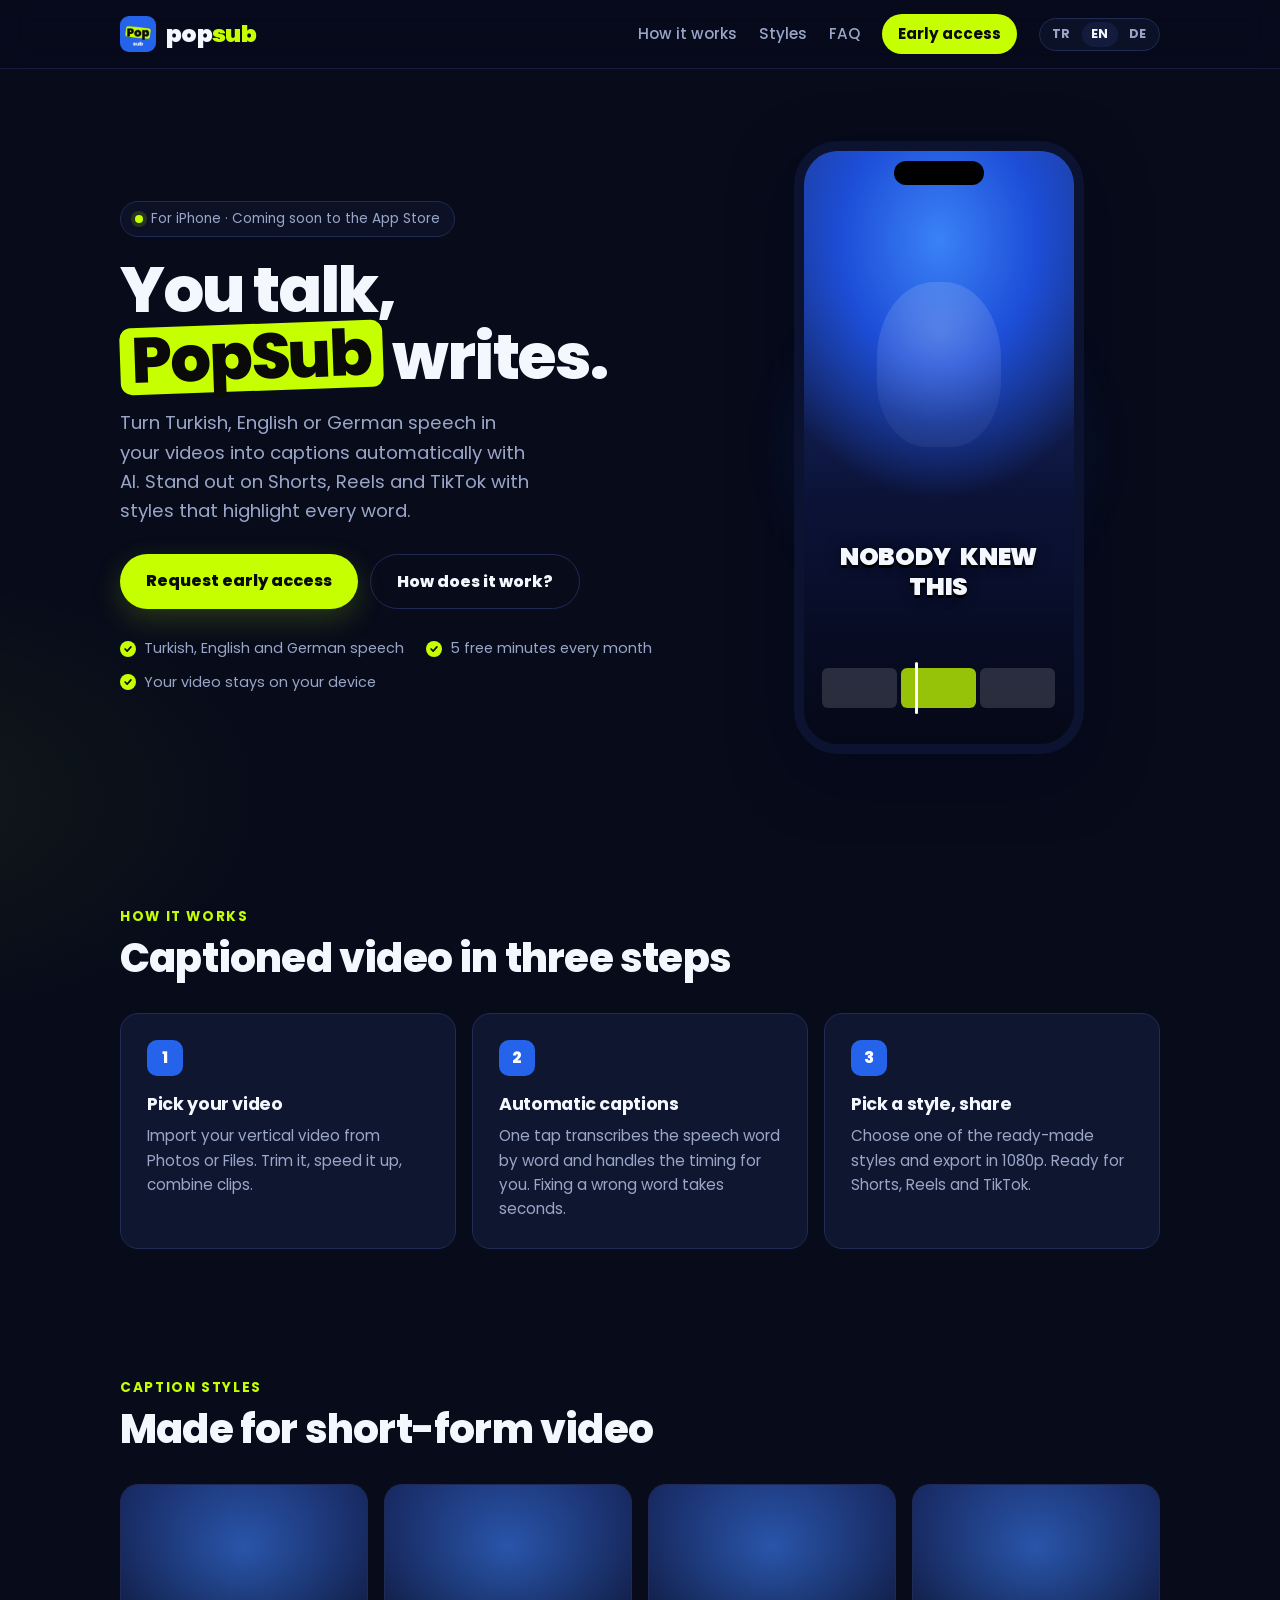
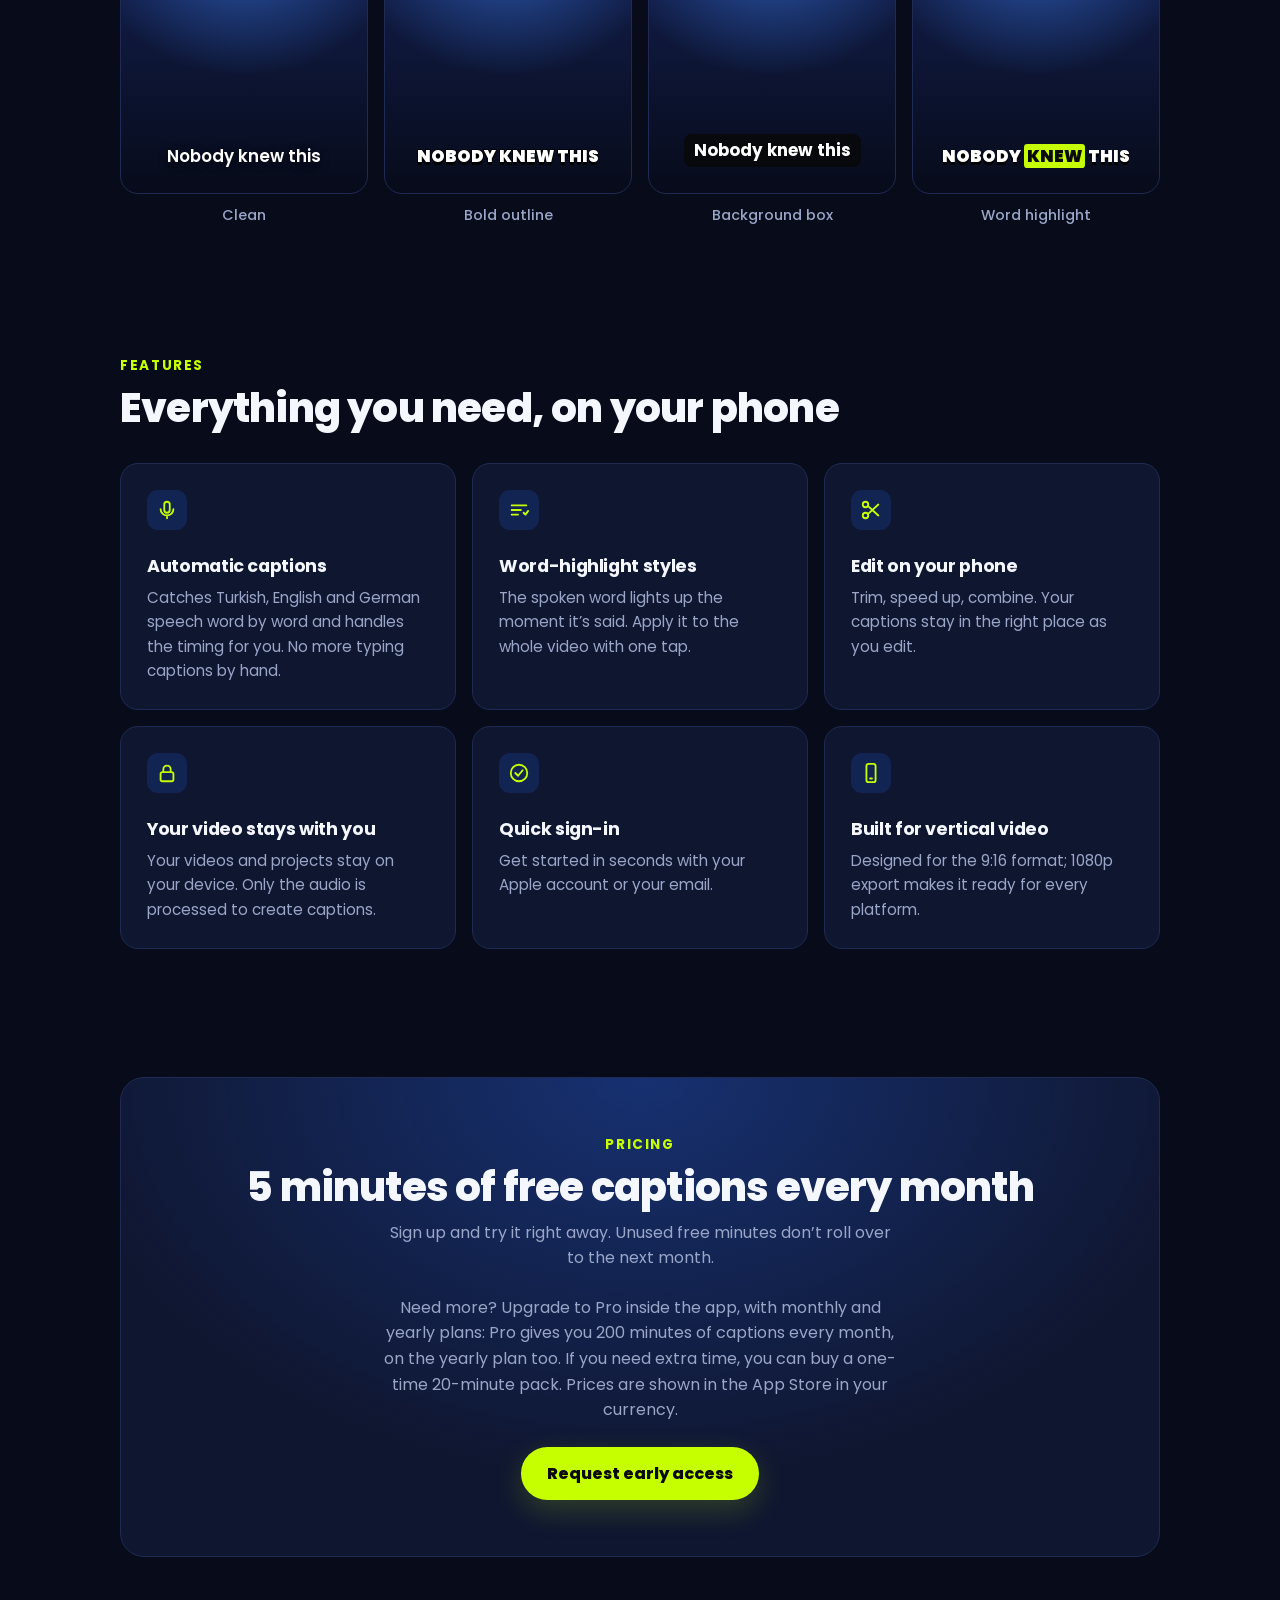
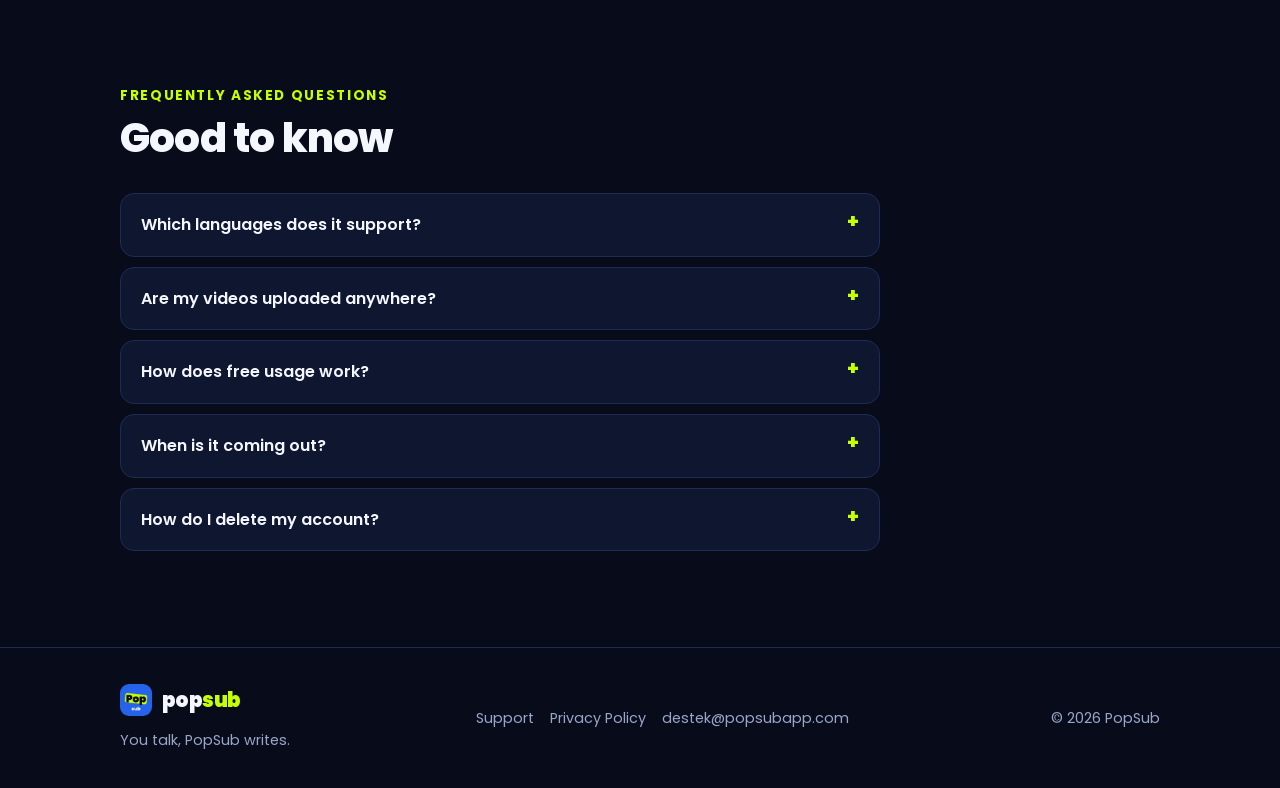
<file: en/index.html>
<!doctype html>
<html lang="en">
<head>
  <meta charset="utf-8">
  <meta name="viewport" content="width=device-width, initial-scale=1">
  <title>PopSub · Automatic captions for your videos</title>
  <meta name="description" content="PopSub is a video editing app for iPhone. It uses AI to turn Turkish, English and German speech into captions automatically and creates Shorts, Reels and TikTok videos with word-highlight styles.">
  <meta name="theme-color" content="#070b1a">
  <meta property="og:type" content="website">
  <meta property="og:site_name" content="PopSub">
  <meta property="og:title" content="PopSub · Automatic captions">
  <meta property="og:description" content="Turn your speech into eye-catching captions in seconds.">
  <meta property="og:url" content="https://popsubapp.com/en/">
  <meta property="og:locale" content="en_US">
  <meta property="og:locale:alternate" content="tr_TR">
  <meta property="og:locale:alternate" content="de_DE">
  <meta property="og:image" content="https://popsubapp.com/assets/icon-512.png">
  <meta name="twitter:card" content="summary">
  <link rel="canonical" href="https://popsubapp.com/en/">
  <link rel="alternate" hreflang="tr" href="https://popsubapp.com/">
  <link rel="alternate" hreflang="en" href="https://popsubapp.com/en/">
  <link rel="alternate" hreflang="de" href="https://popsubapp.com/de/">
  <link rel="alternate" hreflang="x-default" href="https://popsubapp.com/en/">
  <link rel="stylesheet" href="/style.css?v=20261009c">
  <link rel="icon" type="image/png" sizes="32x32" href="/assets/favicon-32.png">
  <link rel="apple-touch-icon" href="/assets/apple-touch-icon.png">
  <script type="application/ld+json">{"@context":"https://schema.org","@type":"SoftwareApplication","name":"PopSub","operatingSystem":"iOS","applicationCategory":"MultimediaApplication","description":"A video editing app that automatically turns Turkish, English and German speech into captions.","inLanguage":"en","url":"https://popsubapp.com/en/"}</script>
</head>
<body>
  <a class="skip" href="#content">Skip to content</a>
  <header class="top">
    <div class="wrap">
      <a class="logo" href="/en/" aria-label="PopSub home"><img src="/assets/logo-icon.png" width="36" height="36" alt=""><span class="wm">pop<span>sub</span></span></a>
      <nav aria-label="Main menu">
        <a href="#how">How it works</a>
        <a href="#styles">Styles</a>
        <a href="#faq">FAQ</a>
        <a class="nav-cta" href="mailto:destek@popsubapp.com?subject=PopSub%20early%20access">Early access</a>
        <span class="lang"><a href="/" hreflang="tr" lang="tr" aria-label="Türkçe">TR</a><a href="/en/" hreflang="en" lang="en" aria-label="English" aria-current="true">EN</a><a href="/de/" hreflang="de" lang="de" aria-label="Deutsch">DE</a></span>
      </nav>
    </div>
  </header>

  <main id="content">
    <section class="hero wrap">
      <div class="hero-copy">
        <span class="badge"><span class="dot"></span>For iPhone · Coming soon to the App Store</span>
        <h1>You talk, <em>PopSub</em> writes.</h1>
        <p class="lead">Turn Turkish, English or German speech in your videos into captions automatically with AI. Stand out on Shorts, Reels and TikTok with styles that highlight every word.</p>
        <div class="actions">
          <a class="cta" href="mailto:destek@popsubapp.com?subject=PopSub%20early%20access">Request early access</a>
          <a class="cta ghost" href="#how">How does it work?</a>
        </div>
        <ul class="trust">
          <li>Turkish, English and German speech</li>
          <li>5 free minutes every month</li>
          <li>Your video stays on your device</li>
        </ul>
      </div>
      <div class="hero-visual" aria-hidden="true">
        <div class="glow"></div>
        <div class="phone">
          <div class="notch"></div>
          <div class="scene"></div>
          <div class="karaoke">
            <span>Nobody</span> <span>knew</span> <span>this</span>
          </div>
          <div class="timeline"><i></i><i></i><i></i><b></b></div>
        </div>
      </div>
    </section>

    <section class="section wrap" id="how">
      <p class="eyebrow">How it works</p>
      <h2>Captioned video in three steps</h2>
      <ol class="steps">
        <li><span class="num">1</span><h3>Pick your video</h3><p>Import your vertical video from Photos or Files. Trim it, speed it up, combine clips.</p></li>
        <li><span class="num">2</span><h3>Automatic captions</h3><p>One tap transcribes the speech word by word and handles the timing for you. Fixing a wrong word takes seconds.</p></li>
        <li><span class="num">3</span><h3>Pick a style, share</h3><p>Choose one of the ready-made styles and export in 1080p. Ready for Shorts, Reels and TikTok.</p></li>
      </ol>
    </section>

    <section class="section wrap" id="styles">
      <p class="eyebrow">Caption styles</p>
      <h2>Made for short-form video</h2>
      <div class="styles">
        <figure class="style s-simple"><div class="frame"><span class="sample">Nobody knew this</span></div><figcaption>Clean</figcaption></figure>
        <figure class="style s-outline"><div class="frame"><span class="sample">Nobody knew this</span></div><figcaption>Bold outline</figcaption></figure>
        <figure class="style s-box"><div class="frame"><span class="sample">Nobody knew this</span></div><figcaption>Background box</figcaption></figure>
        <figure class="style s-karaoke"><div class="frame"><span class="sample">Nobody <mark>knew</mark> this</span></div><figcaption>Word highlight</figcaption></figure>
      </div>
    </section>

    <section class="section wrap">
      <p class="eyebrow">Features</p>
      <h2>Everything you need, on your phone</h2>
      <div class="grid">
        <div class="card"><svg class="ico" viewBox="0 0 24 24" aria-hidden="true"><path d="M12 3a3 3 0 0 0-3 3v6a3 3 0 0 0 6 0V6a3 3 0 0 0-3-3Z"/><path d="M19 11a7 7 0 0 1-14 0M12 18v3"/></svg><h3>Automatic captions</h3><p>Catches Turkish, English and German speech word by word and handles the timing for you. No more typing captions by hand.</p></div>
        <div class="card"><svg class="ico" viewBox="0 0 24 24" aria-hidden="true"><path d="M4 7h16M4 12h10M4 17h7"/><path d="M17 15l2 2 3-4"/></svg><h3>Word-highlight styles</h3><p>The spoken word lights up the moment it’s said. Apply it to the whole video with one tap.</p></div>
        <div class="card"><svg class="ico" viewBox="0 0 24 24" aria-hidden="true"><circle cx="6" cy="6" r="3"/><circle cx="6" cy="18" r="3"/><path d="M8.6 7.5 20 18M8.6 16.5 20 6"/></svg><h3>Edit on your phone</h3><p>Trim, speed up, combine. Your captions stay in the right place as you edit.</p></div>
        <div class="card"><svg class="ico" viewBox="0 0 24 24" aria-hidden="true"><rect x="5" y="11" width="14" height="10" rx="2"/><path d="M8 11V8a4 4 0 0 1 8 0v3"/></svg><h3>Your video stays with you</h3><p>Your videos and projects stay on your device. Only the audio is processed to create captions.</p></div>
        <div class="card"><svg class="ico" viewBox="0 0 24 24" aria-hidden="true"><path d="M12 21a9 9 0 1 0 0-18 9 9 0 0 0 0 18Z"/><path d="m8 12 3 3 5-6"/></svg><h3>Quick sign-in</h3><p>Get started in seconds with your Apple account or your email.</p></div>
        <div class="card"><svg class="ico" viewBox="0 0 24 24" aria-hidden="true"><rect x="7" y="2" width="10" height="20" rx="2.5"/><path d="M11 18h2"/></svg><h3>Built for vertical video</h3><p>Designed for the 9:16 format; 1080p export makes it ready for every platform.</p></div>
      </div>
    </section>

    <section class="section wrap">
      <div class="free">
        <p class="eyebrow">Pricing</p>
        <h2>5 minutes of free captions every month</h2>
        <p>Sign up and try it right away. Unused free minutes don’t roll over to the next month.</p>
        <p>Need more? Upgrade to Pro inside the app, with monthly and yearly plans: Pro gives you 200 minutes of captions every month, on the yearly plan too. If you need extra time, you can buy a one-time 20-minute pack. Prices are shown in the App Store in your currency.</p>
        <a class="cta" href="mailto:destek@popsubapp.com?subject=PopSub%20early%20access">Request early access</a>
      </div>
    </section>

    <section class="section wrap" id="faq">
      <p class="eyebrow">Frequently asked questions</p>
      <h2>Good to know</h2>
      <div class="faq">
        <details><summary>Which languages does it support?</summary><p>PopSub automatically turns Turkish, English and German speech into captions. For Turkish, there are extra improvements for proper names.</p></details>
        <details><summary>Are my videos uploaded anywhere?</summary><p>No. Your videos and projects stay on your device. To create captions, only the audio of your video is sent to our server. Details are in our <a href="/en/privacy/">Privacy Policy</a>.</p></details>
        <details><summary>How does free usage work?</summary><p>You get 5 minutes of free captions every calendar month; unused free minutes don’t roll over to the next month. With Pro, you get 200 minutes of captions every month (on the yearly plan, too, it’s 200 minutes every month). If you need more, you can also buy a one-time 20-minute pack.</p></details>
        <details><summary>When is it coming out?</summary><p>PopSub is currently in testing. Write to us for early access and be the first to know when it’s ready.</p></details>
        <details><summary>How do I delete my account?</summary><p>In the app, go to <strong>Account → Delete account</strong> to permanently delete your account and your data on our server.</p></details>
      </div>
    </section>
  </main>

  <footer>
    <div class="wrap foot">
      <div class="foot-brand">
        <a class="logo" href="/en/" aria-label="PopSub home"><img src="/assets/logo-icon.png" width="32" height="32" alt=""><span class="wm">pop<span>sub</span></span></a>
        <p>You talk, PopSub writes.</p>
      </div>
      <div class="foot-links">
        <a href="/en/support/">Support</a>
        <a href="/en/privacy/">Privacy Policy</a>
        <a href="mailto:destek@popsubapp.com">destek@popsubapp.com</a>
      </div>
      <div class="foot-copy">© 2026 PopSub</div>
    </div>
  </footer>
</body>
</html>
</file>
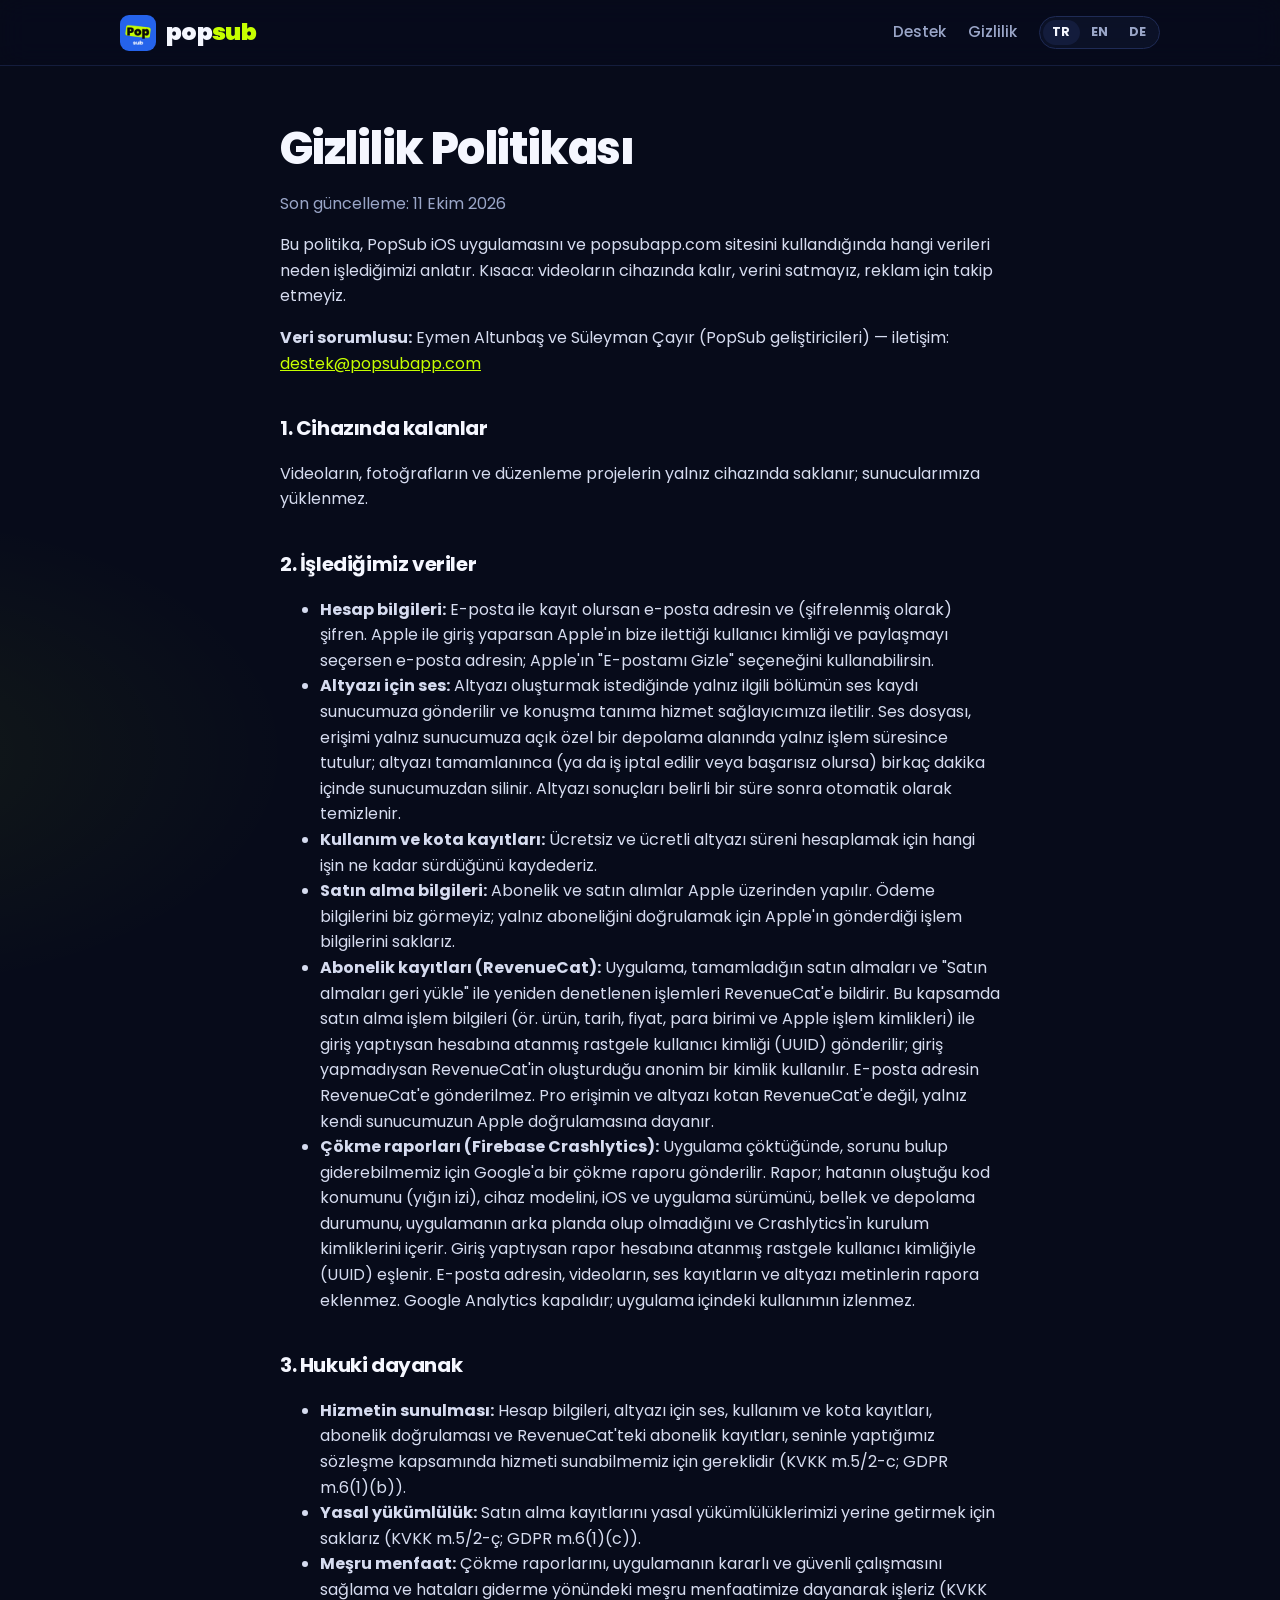
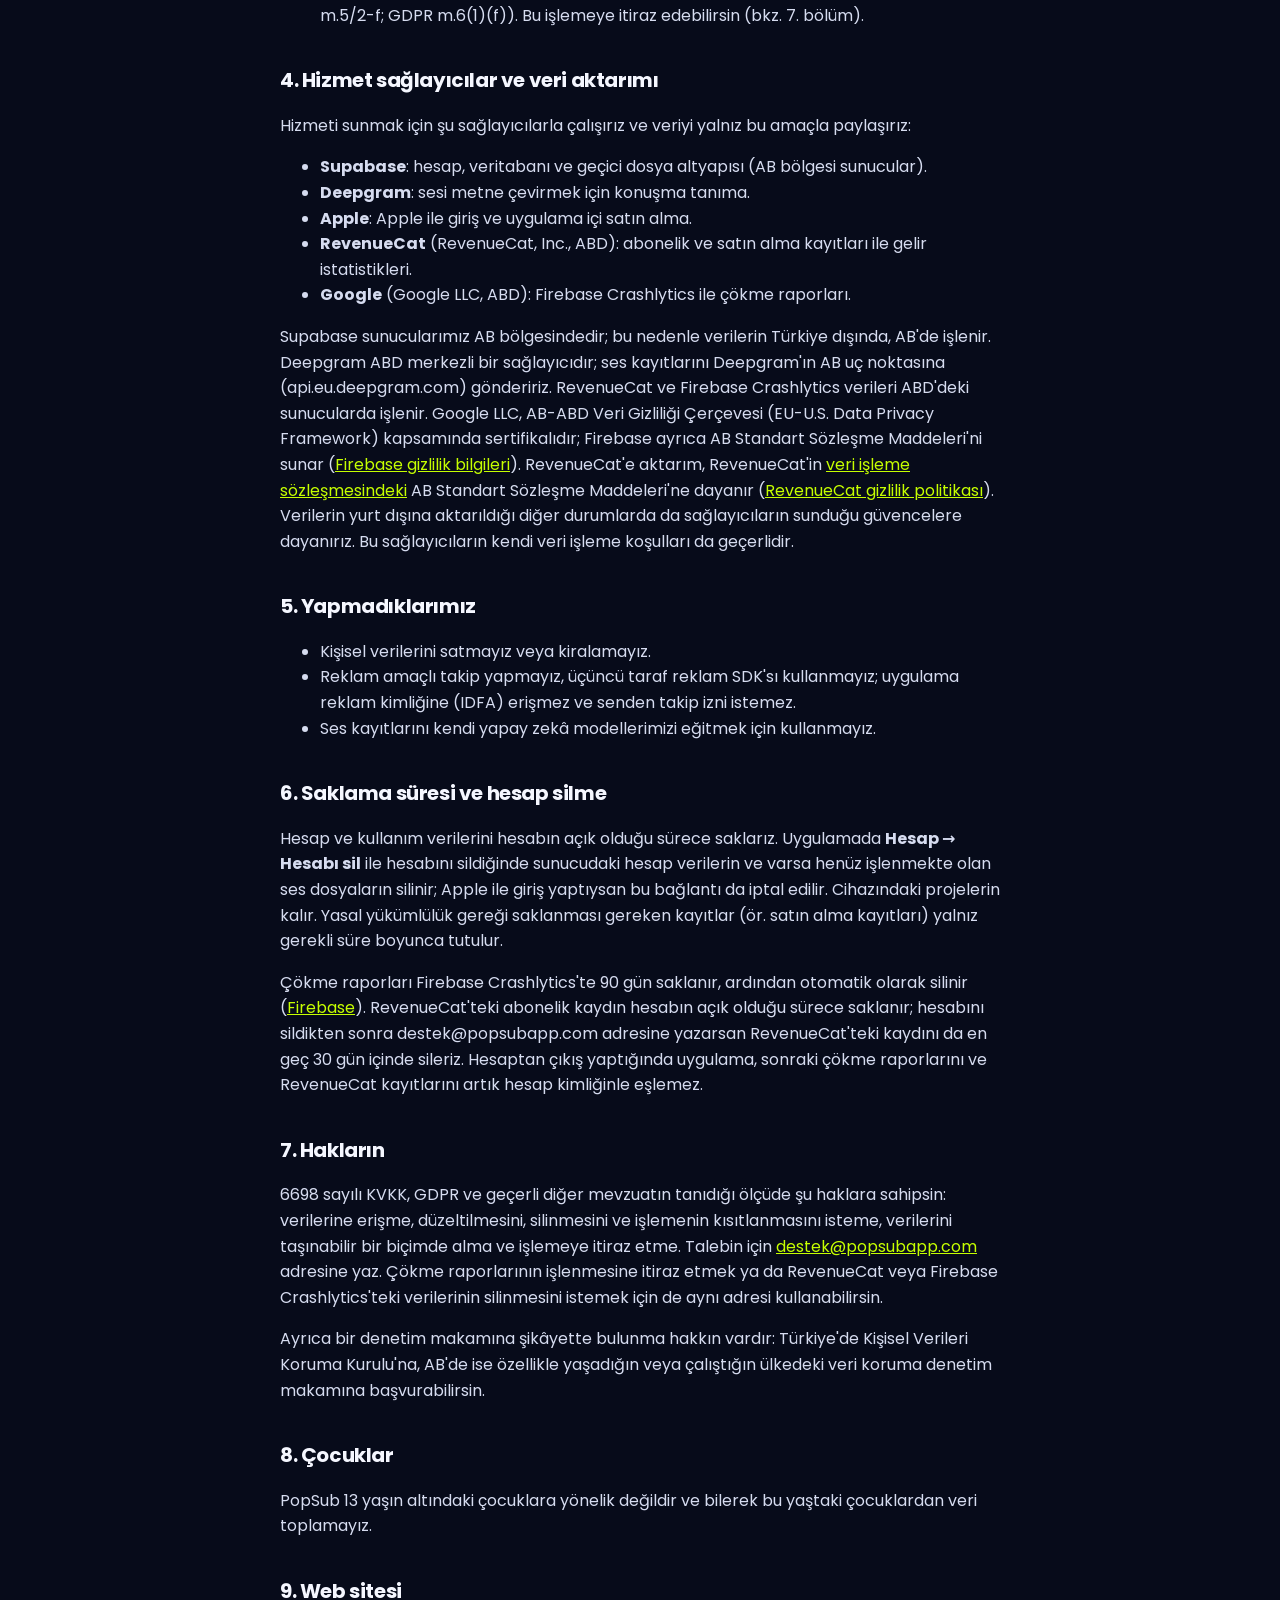
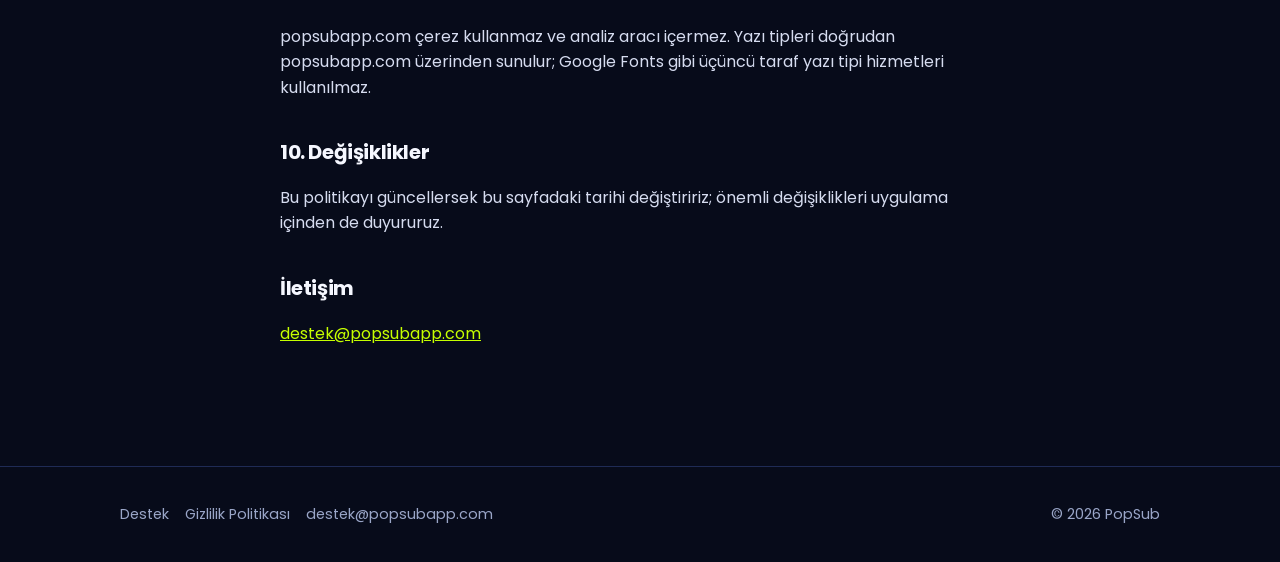
<file: gizlilik/index.html>
<!doctype html>
<html lang="tr">
<head>
  <meta charset="utf-8">
  <meta name="viewport" content="width=device-width, initial-scale=1">
  <title>Gizlilik Politikası · PopSub</title>
  <meta name="description" content="PopSub gizlilik politikası: hangi verileri neden işlediğimiz ve haklarınız.">
  <meta property="og:type" content="website">
  <meta property="og:site_name" content="PopSub">
  <meta property="og:title" content="Gizlilik Politikası · PopSub">
  <meta property="og:description" content="PopSub gizlilik politikası: hangi verileri neden işlediğimiz ve haklarınız.">
  <meta property="og:url" content="https://popsubapp.com/gizlilik/">
  <meta property="og:locale" content="tr_TR">
  <meta property="og:locale:alternate" content="en_US">
  <meta property="og:locale:alternate" content="de_DE">
  <meta property="og:image" content="https://popsubapp.com/assets/icon-512.png">
  <meta name="twitter:card" content="summary">
  <link rel="canonical" href="https://popsubapp.com/gizlilik/">
  <link rel="alternate" hreflang="tr" href="https://popsubapp.com/gizlilik/">
  <link rel="alternate" hreflang="en" href="https://popsubapp.com/en/privacy/">
  <link rel="alternate" hreflang="de" href="https://popsubapp.com/de/datenschutz/">
  <link rel="alternate" hreflang="x-default" href="https://popsubapp.com/en/privacy/">
  <link rel="stylesheet" href="/style.css?v=20261009c">
  <link rel="icon" type="image/png" sizes="32x32" href="/assets/favicon-32.png">
  <link rel="apple-touch-icon" href="/assets/apple-touch-icon.png">
</head>
<body>
  <header class="top">
    <div class="wrap">
      <a class="logo" href="/" aria-label="PopSub ana sayfa"><img src="/assets/logo-icon.png" width="36" height="36" alt=""><span class="wm">pop<span>sub</span></span></a>
      <nav><a href="/destek/">Destek</a><a href="/gizlilik/">Gizlilik</a><span class="lang"><a href="/gizlilik/" hreflang="tr" lang="tr" aria-label="Türkçe" aria-current="true">TR</a><a href="/en/privacy/" hreflang="en" lang="en" aria-label="English">EN</a><a href="/de/datenschutz/" hreflang="de" lang="de" aria-label="Deutsch">DE</a></span></nav>
    </div>
  </header>

  <main class="wrap doc">
    <h1>Gizlilik Politikası</h1>
    <p class="meta">Son güncelleme: 11 Ekim 2026</p>
    <p>Bu politika, PopSub iOS uygulamasını ve popsubapp.com sitesini kullandığında hangi verileri neden işlediğimizi anlatır. Kısaca: videoların cihazında kalır, verini satmayız, reklam için takip etmeyiz.</p>
    <p><strong>Veri sorumlusu:</strong> Eymen Altunbaş ve Süleyman Çayır (PopSub geliştiricileri) — iletişim: <a href="mailto:destek@popsubapp.com">destek@popsubapp.com</a></p>

    <h2>1. Cihazında kalanlar</h2>
    <p>Videoların, fotoğrafların ve düzenleme projelerin yalnız cihazında saklanır; sunucularımıza yüklenmez.</p>

    <h2>2. İşlediğimiz veriler</h2>
    <ul>
      <li><strong>Hesap bilgileri:</strong> E-posta ile kayıt olursan e-posta adresin ve (şifrelenmiş olarak) şifren. Apple ile giriş yaparsan Apple'ın bize ilettiği kullanıcı kimliği ve paylaşmayı seçersen e-posta adresin; Apple'ın "E-postamı Gizle" seçeneğini kullanabilirsin.</li>
      <li><strong>Altyazı için ses:</strong> Altyazı oluşturmak istediğinde yalnız ilgili bölümün ses kaydı sunucumuza gönderilir ve konuşma tanıma hizmet sağlayıcımıza iletilir. Ses dosyası, erişimi yalnız sunucumuza açık özel bir depolama alanında yalnız işlem süresince tutulur; altyazı tamamlanınca (ya da iş iptal edilir veya başarısız olursa) birkaç dakika içinde sunucumuzdan silinir. Altyazı sonuçları belirli bir süre sonra otomatik olarak temizlenir.</li>
      <li><strong>Kullanım ve kota kayıtları:</strong> Ücretsiz ve ücretli altyazı süreni hesaplamak için hangi işin ne kadar sürdüğünü kaydederiz.</li>
      <li><strong>Satın alma bilgileri:</strong> Abonelik ve satın alımlar Apple üzerinden yapılır. Ödeme bilgilerini biz görmeyiz; yalnız aboneliğini doğrulamak için Apple'ın gönderdiği işlem bilgilerini saklarız.</li>
      <li><strong>Abonelik kayıtları (RevenueCat):</strong> Uygulama, tamamladığın satın almaları ve "Satın almaları geri yükle" ile yeniden denetlenen işlemleri RevenueCat'e bildirir. Bu kapsamda satın alma işlem bilgileri (ör. ürün, tarih, fiyat, para birimi ve Apple işlem kimlikleri) ile giriş yaptıysan hesabına atanmış rastgele kullanıcı kimliği (UUID) gönderilir; giriş yapmadıysan RevenueCat'in oluşturduğu anonim bir kimlik kullanılır. E-posta adresin RevenueCat'e gönderilmez. Pro erişimin ve altyazı kotan RevenueCat'e değil, yalnız kendi sunucumuzun Apple doğrulamasına dayanır.</li>
      <li><strong>Çökme raporları (Firebase Crashlytics):</strong> Uygulama çöktüğünde, sorunu bulup giderebilmemiz için Google'a bir çökme raporu gönderilir. Rapor; hatanın oluştuğu kod konumunu (yığın izi), cihaz modelini, iOS ve uygulama sürümünü, bellek ve depolama durumunu, uygulamanın arka planda olup olmadığını ve Crashlytics'in kurulum kimliklerini içerir. Giriş yaptıysan rapor hesabına atanmış rastgele kullanıcı kimliğiyle (UUID) eşlenir. E-posta adresin, videoların, ses kayıtların ve altyazı metinlerin rapora eklenmez. Google Analytics kapalıdır; uygulama içindeki kullanımın izlenmez.</li>
    </ul>

    <h2>3. Hukuki dayanak</h2>
    <ul>
      <li><strong>Hizmetin sunulması:</strong> Hesap bilgileri, altyazı için ses, kullanım ve kota kayıtları, abonelik doğrulaması ve RevenueCat'teki abonelik kayıtları, seninle yaptığımız sözleşme kapsamında hizmeti sunabilmemiz için gereklidir (KVKK m.5/2-c; GDPR m.6(1)(b)).</li>
      <li><strong>Yasal yükümlülük:</strong> Satın alma kayıtlarını yasal yükümlülüklerimizi yerine getirmek için saklarız (KVKK m.5/2-ç; GDPR m.6(1)(c)).</li>
      <li><strong>Meşru menfaat:</strong> Çökme raporlarını, uygulamanın kararlı ve güvenli çalışmasını sağlama ve hataları giderme yönündeki meşru menfaatimize dayanarak işleriz (KVKK m.5/2-f; GDPR m.6(1)(f)). Bu işlemeye itiraz edebilirsin (bkz. 7. bölüm).</li>
    </ul>

    <h2>4. Hizmet sağlayıcılar ve veri aktarımı</h2>
    <p>Hizmeti sunmak için şu sağlayıcılarla çalışırız ve veriyi yalnız bu amaçla paylaşırız:</p>
    <ul>
      <li><strong>Supabase</strong>: hesap, veritabanı ve geçici dosya altyapısı (AB bölgesi sunucular).</li>
      <li><strong>Deepgram</strong>: sesi metne çevirmek için konuşma tanıma.</li>
      <li><strong>Apple</strong>: Apple ile giriş ve uygulama içi satın alma.</li>
      <li><strong>RevenueCat</strong> (RevenueCat, Inc., ABD): abonelik ve satın alma kayıtları ile gelir istatistikleri.</li>
      <li><strong>Google</strong> (Google LLC, ABD): Firebase Crashlytics ile çökme raporları.</li>
    </ul>
    <p>Supabase sunucularımız AB bölgesindedir; bu nedenle verilerin Türkiye dışında, AB'de işlenir. Deepgram ABD merkezli bir sağlayıcıdır; ses kayıtlarını Deepgram'ın AB uç noktasına (api.eu.deepgram.com) göndeririz. RevenueCat ve Firebase Crashlytics verileri ABD'deki sunucularda işlenir. Google LLC, AB-ABD Veri Gizliliği Çerçevesi (EU-U.S. Data Privacy Framework) kapsamında sertifikalıdır; Firebase ayrıca AB Standart Sözleşme Maddeleri'ni sunar (<a href="https://firebase.google.com/support/privacy">Firebase gizlilik bilgileri</a>). RevenueCat'e aktarım, RevenueCat'in <a href="https://www.revenuecat.com/dpa">veri işleme sözleşmesindeki</a> AB Standart Sözleşme Maddeleri'ne dayanır (<a href="https://www.revenuecat.com/privacy">RevenueCat gizlilik politikası</a>). Verilerin yurt dışına aktarıldığı diğer durumlarda da sağlayıcıların sunduğu güvencelere dayanırız. Bu sağlayıcıların kendi veri işleme koşulları da geçerlidir.</p>

    <h2>5. Yapmadıklarımız</h2>
    <ul>
      <li>Kişisel verilerini satmayız veya kiralamayız.</li>
      <li>Reklam amaçlı takip yapmayız, üçüncü taraf reklam SDK'sı kullanmayız; uygulama reklam kimliğine (IDFA) erişmez ve senden takip izni istemez.</li>
      <li>Ses kayıtlarını kendi yapay zekâ modellerimizi eğitmek için kullanmayız.</li>
    </ul>

    <h2>6. Saklama süresi ve hesap silme</h2>
    <p>Hesap ve kullanım verilerini hesabın açık olduğu sürece saklarız. Uygulamada <strong>Hesap → Hesabı sil</strong> ile hesabını sildiğinde sunucudaki hesap verilerin ve varsa henüz işlenmekte olan ses dosyaların silinir; Apple ile giriş yaptıysan bu bağlantı da iptal edilir. Cihazındaki projelerin kalır. Yasal yükümlülük gereği saklanması gereken kayıtlar (ör. satın alma kayıtları) yalnız gerekli süre boyunca tutulur.</p>
    <p>Çökme raporları Firebase Crashlytics'te 90 gün saklanır, ardından otomatik olarak silinir (<a href="https://firebase.google.com/support/privacy">Firebase</a>). RevenueCat'teki abonelik kaydın hesabın açık olduğu sürece saklanır; hesabını sildikten sonra destek@popsubapp.com adresine yazarsan RevenueCat'teki kaydını da en geç 30 gün içinde sileriz. Hesaptan çıkış yaptığında uygulama, sonraki çökme raporlarını ve RevenueCat kayıtlarını artık hesap kimliğinle eşlemez.</p>

    <h2>7. Hakların</h2>
    <p>6698 sayılı KVKK, GDPR ve geçerli diğer mevzuatın tanıdığı ölçüde şu haklara sahipsin: verilerine erişme, düzeltilmesini, silinmesini ve işlemenin kısıtlanmasını isteme, verilerini taşınabilir bir biçimde alma ve işlemeye itiraz etme. Talebin için <a href="mailto:destek@popsubapp.com">destek@popsubapp.com</a> adresine yaz. Çökme raporlarının işlenmesine itiraz etmek ya da RevenueCat veya Firebase Crashlytics'teki verilerinin silinmesini istemek için de aynı adresi kullanabilirsin.</p>
    <p>Ayrıca bir denetim makamına şikâyette bulunma hakkın vardır: Türkiye'de Kişisel Verileri Koruma Kurulu'na, AB'de ise özellikle yaşadığın veya çalıştığın ülkedeki veri koruma denetim makamına başvurabilirsin.</p>

    <h2>8. Çocuklar</h2>
    <p>PopSub 13 yaşın altındaki çocuklara yönelik değildir ve bilerek bu yaştaki çocuklardan veri toplamayız.</p>

    <h2>9. Web sitesi</h2>
    <p>popsubapp.com çerez kullanmaz ve analiz aracı içermez. Yazı tipleri doğrudan popsubapp.com üzerinden sunulur; Google Fonts gibi üçüncü taraf yazı tipi hizmetleri kullanılmaz.</p>

    <h2>10. Değişiklikler</h2>
    <p>Bu politikayı güncellersek bu sayfadaki tarihi değiştiririz; önemli değişiklikleri uygulama içinden de duyururuz.</p>

    <h2>İletişim</h2>
    <p><a href="mailto:destek@popsubapp.com">destek@popsubapp.com</a></p>
  </main>

  <footer>
    <div class="wrap">
      <div><a href="/destek/">Destek</a><a href="/gizlilik/">Gizlilik Politikası</a><a href="mailto:destek@popsubapp.com">destek@popsubapp.com</a></div>
      <div>© 2026 PopSub</div>
    </div>
  </footer>
</body>
</html>
</file>
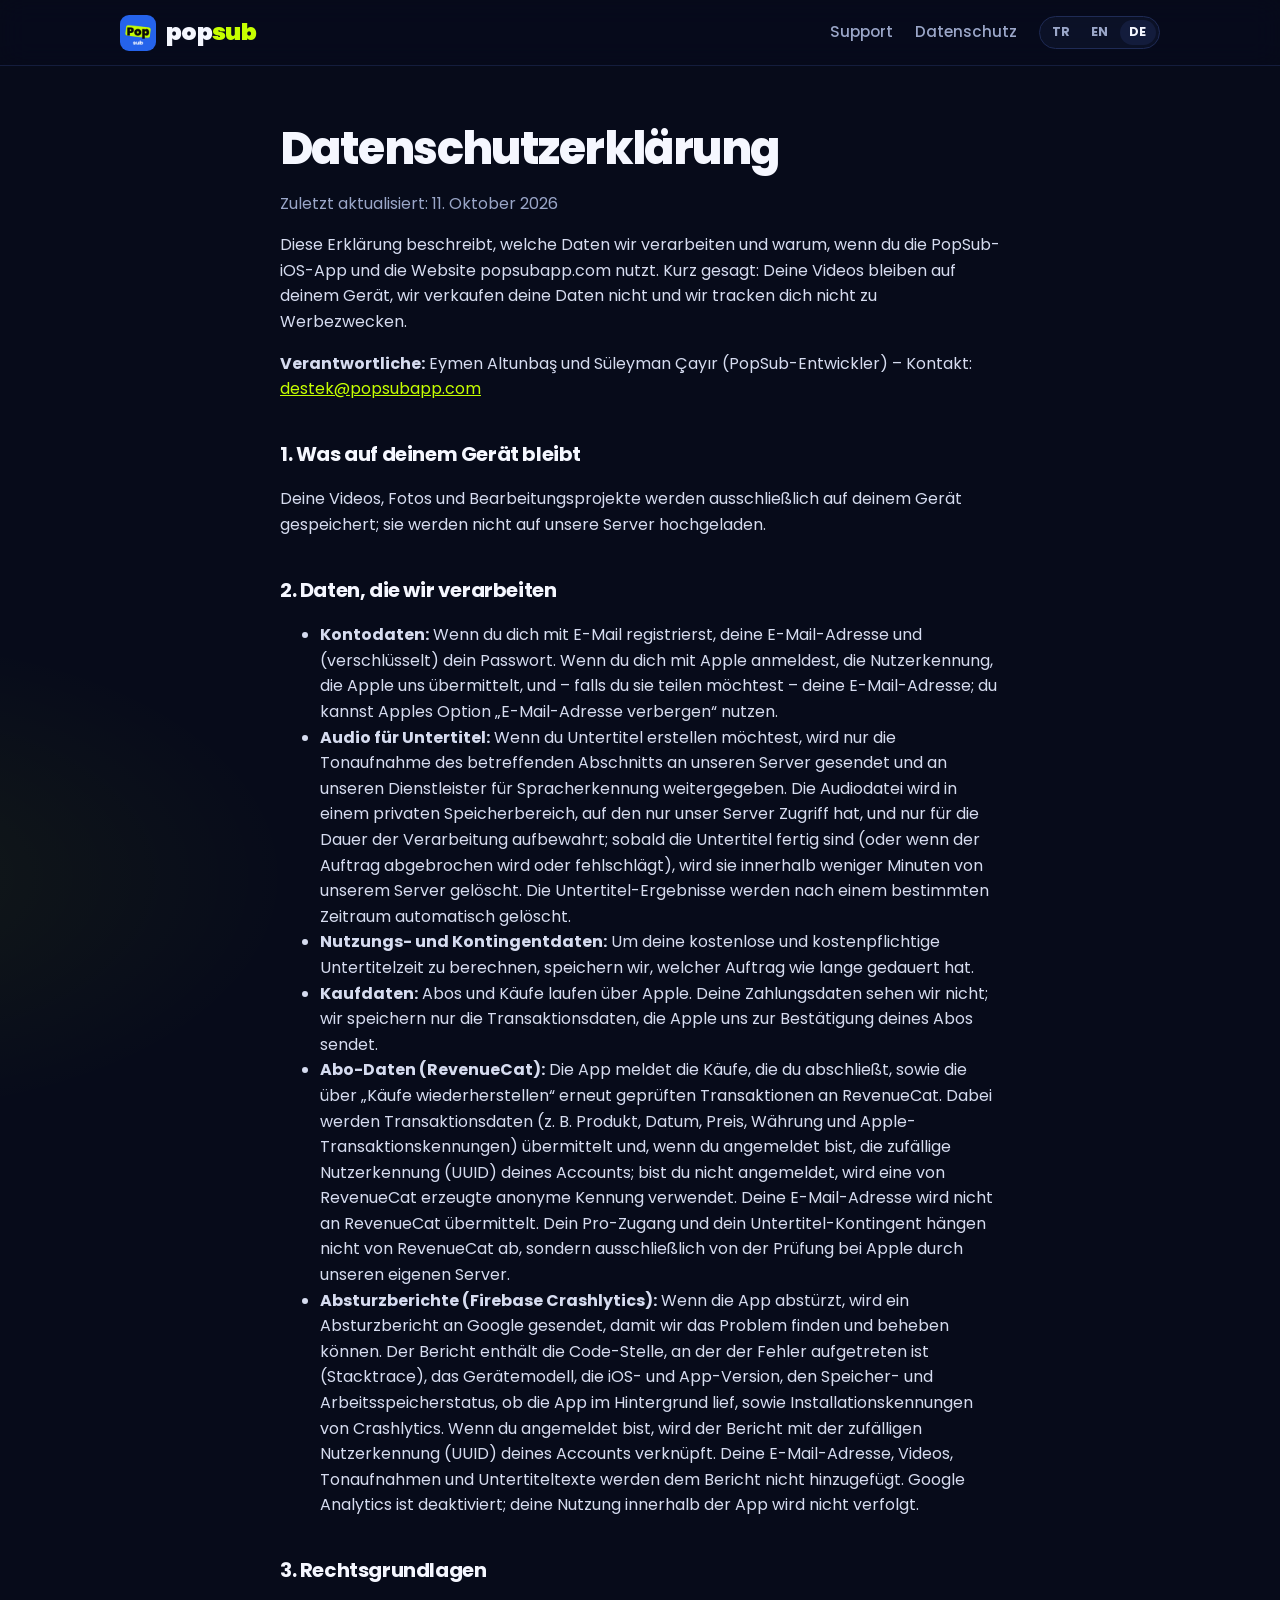
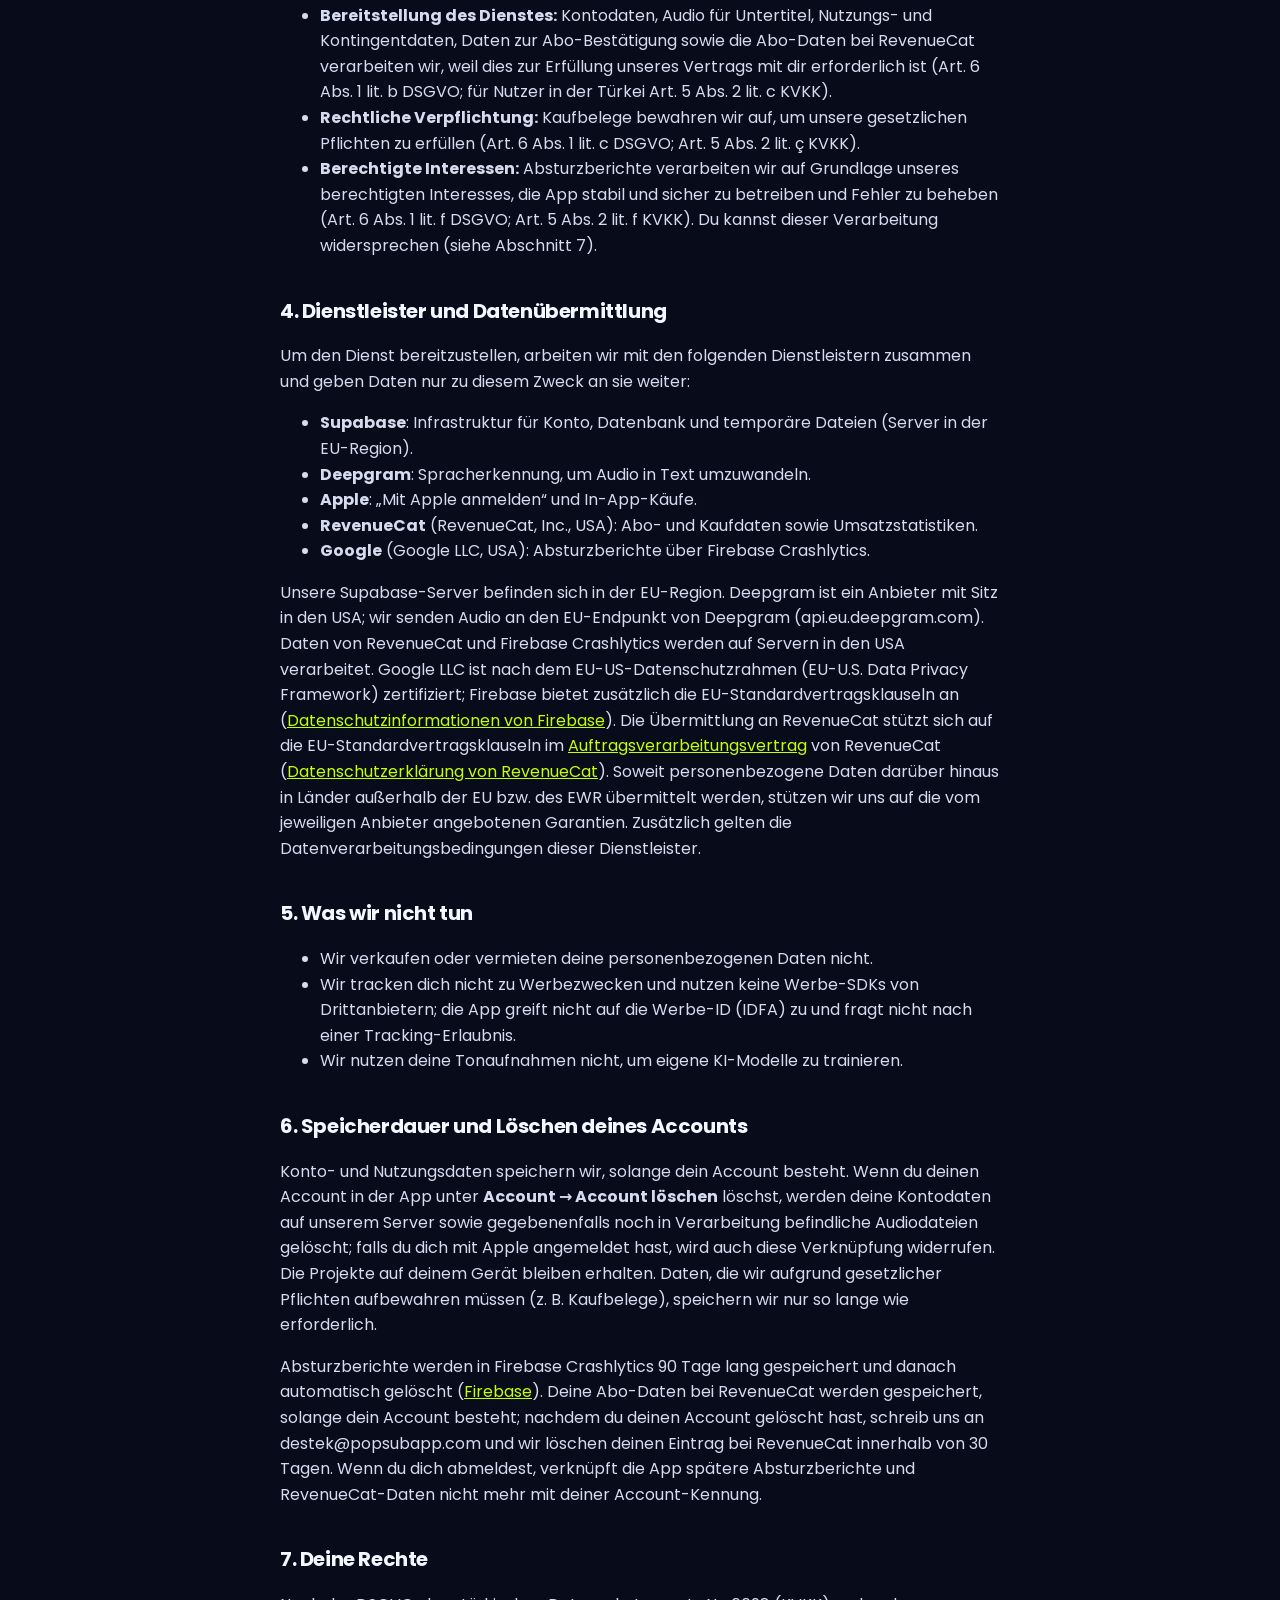
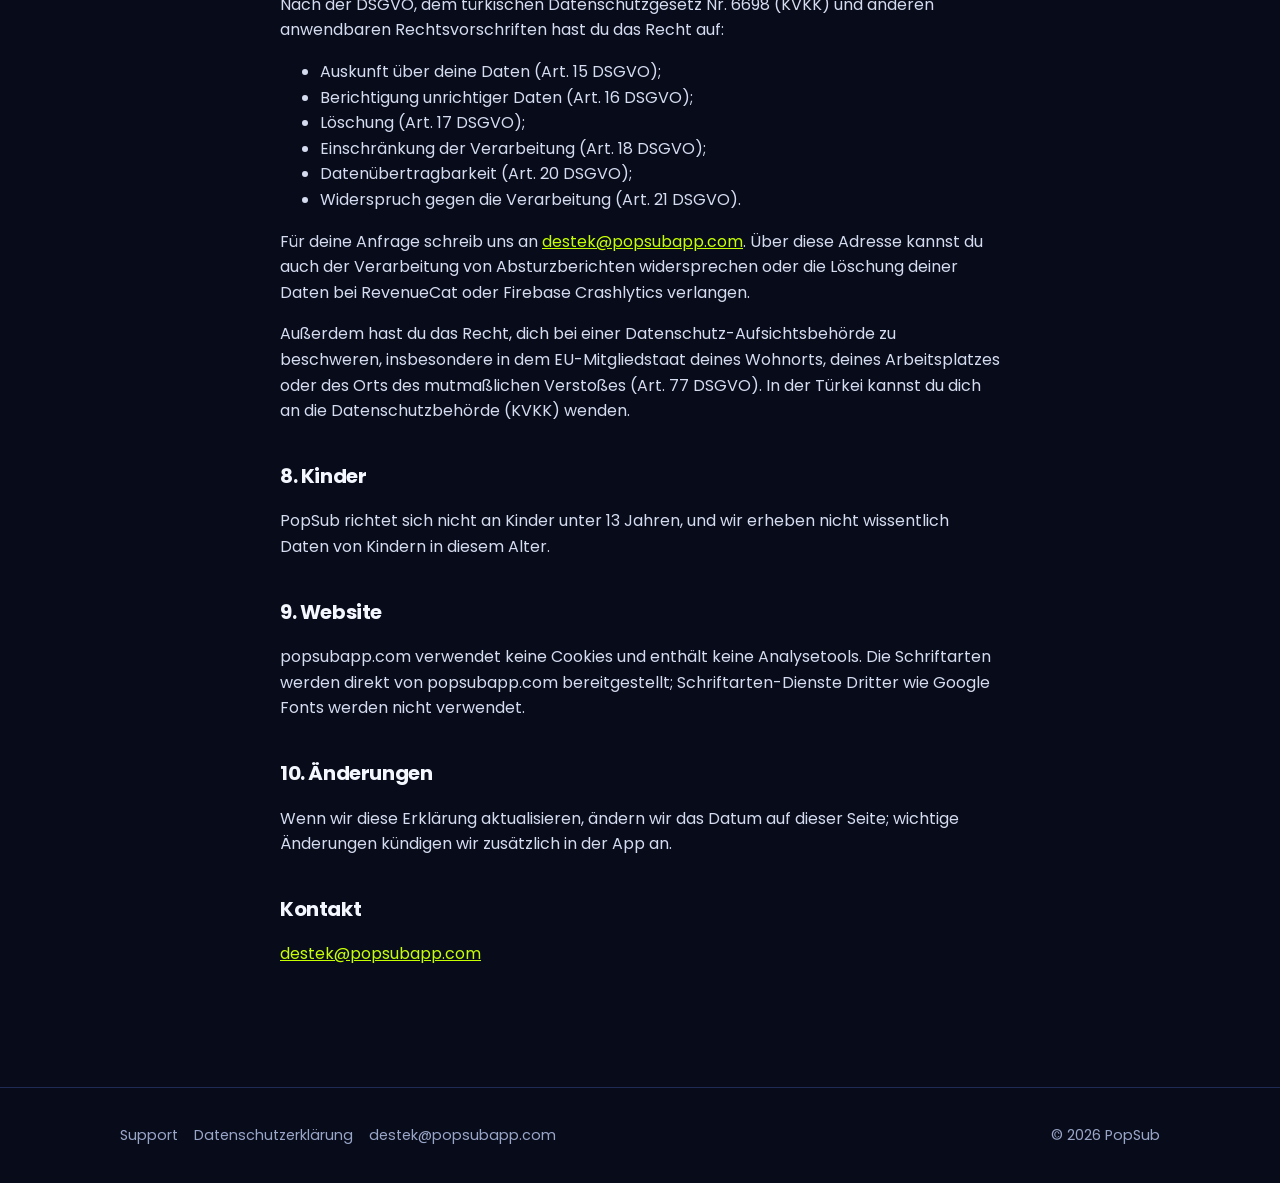
<file: de/datenschutz/index.html>
<!doctype html>
<html lang="de">
<head>
  <meta charset="utf-8">
  <meta name="viewport" content="width=device-width, initial-scale=1">
  <title>Datenschutzerklärung · PopSub</title>
  <meta name="description" content="Datenschutzerklärung von PopSub: welche Daten wir verarbeiten, warum wir das tun und welche Rechte du hast.">
  <meta property="og:type" content="website">
  <meta property="og:site_name" content="PopSub">
  <meta property="og:title" content="Datenschutzerklärung · PopSub">
  <meta property="og:description" content="Datenschutzerklärung von PopSub: welche Daten wir verarbeiten, warum wir das tun und welche Rechte du hast.">
  <meta property="og:url" content="https://popsubapp.com/de/datenschutz/">
  <meta property="og:locale" content="de_DE">
  <meta property="og:locale:alternate" content="tr_TR">
  <meta property="og:locale:alternate" content="en_US">
  <meta property="og:image" content="https://popsubapp.com/assets/icon-512.png">
  <meta name="twitter:card" content="summary">
  <link rel="canonical" href="https://popsubapp.com/de/datenschutz/">
  <link rel="alternate" hreflang="tr" href="https://popsubapp.com/gizlilik/">
  <link rel="alternate" hreflang="en" href="https://popsubapp.com/en/privacy/">
  <link rel="alternate" hreflang="de" href="https://popsubapp.com/de/datenschutz/">
  <link rel="alternate" hreflang="x-default" href="https://popsubapp.com/en/privacy/">
  <link rel="stylesheet" href="/style.css?v=20261009c">
  <link rel="icon" type="image/png" sizes="32x32" href="/assets/favicon-32.png">
  <link rel="apple-touch-icon" href="/assets/apple-touch-icon.png">
</head>
<body>
  <header class="top">
    <div class="wrap">
      <a class="logo" href="/de/" aria-label="PopSub Startseite"><img src="/assets/logo-icon.png" width="36" height="36" alt=""><span class="wm">pop<span>sub</span></span></a>
      <nav><a href="/de/support/">Support</a><a href="/de/datenschutz/">Datenschutz</a><span class="lang"><a href="/gizlilik/" hreflang="tr" lang="tr" aria-label="Türkçe">TR</a><a href="/en/privacy/" hreflang="en" lang="en" aria-label="English">EN</a><a href="/de/datenschutz/" hreflang="de" lang="de" aria-label="Deutsch" aria-current="true">DE</a></span></nav>
    </div>
  </header>

  <main class="wrap doc">
    <h1>Datenschutz&shy;erklärung</h1>
    <p class="meta">Zuletzt aktualisiert: 11. Oktober 2026</p>
    <p>Diese Erklärung beschreibt, welche Daten wir verarbeiten und warum, wenn du die PopSub-iOS-App und die Website popsubapp.com nutzt. Kurz gesagt: Deine Videos bleiben auf deinem Gerät, wir verkaufen deine Daten nicht und wir tracken dich nicht zu Werbezwecken.</p>
    <p><strong>Verantwortliche:</strong> Eymen Altunbaş und Süleyman Çayır (PopSub-Entwickler) – Kontakt: <a href="mailto:destek@popsubapp.com">destek@popsubapp.com</a></p>

    <h2>1. Was auf deinem Gerät bleibt</h2>
    <p>Deine Videos, Fotos und Bearbeitungsprojekte werden ausschließlich auf deinem Gerät gespeichert; sie werden nicht auf unsere Server hochgeladen.</p>

    <h2>2. Daten, die wir verarbeiten</h2>
    <ul>
      <li><strong>Kontodaten:</strong> Wenn du dich mit E-Mail registrierst, deine E-Mail-Adresse und (verschlüsselt) dein Passwort. Wenn du dich mit Apple anmeldest, die Nutzerkennung, die Apple uns übermittelt, und – falls du sie teilen möchtest – deine E-Mail-Adresse; du kannst Apples Option „E-Mail-Adresse verbergen“ nutzen.</li>
      <li><strong>Audio für Untertitel:</strong> Wenn du Untertitel erstellen möchtest, wird nur die Tonaufnahme des betreffenden Abschnitts an unseren Server gesendet und an unseren Dienstleister für Spracherkennung weitergegeben. Die Audiodatei wird in einem privaten Speicherbereich, auf den nur unser Server Zugriff hat, und nur für die Dauer der Verarbeitung aufbewahrt; sobald die Untertitel fertig sind (oder wenn der Auftrag abgebrochen wird oder fehlschlägt), wird sie innerhalb weniger Minuten von unserem Server gelöscht. Die Untertitel-Ergebnisse werden nach einem bestimmten Zeitraum automatisch gelöscht.</li>
      <li><strong>Nutzungs- und Kontingentdaten:</strong> Um deine kostenlose und kostenpflichtige Untertitelzeit zu berechnen, speichern wir, welcher Auftrag wie lange gedauert hat.</li>
      <li><strong>Kaufdaten:</strong> Abos und Käufe laufen über Apple. Deine Zahlungsdaten sehen wir nicht; wir speichern nur die Transaktionsdaten, die Apple uns zur Bestätigung deines Abos sendet.</li>
      <li><strong>Abo-Daten (RevenueCat):</strong> Die App meldet die Käufe, die du abschließt, sowie die über „Käufe wiederherstellen“ erneut geprüften Transaktionen an RevenueCat. Dabei werden Transaktionsdaten (z. B. Produkt, Datum, Preis, Währung und Apple-Transaktionskennungen) übermittelt und, wenn du angemeldet bist, die zufällige Nutzerkennung (UUID) deines Accounts; bist du nicht angemeldet, wird eine von RevenueCat erzeugte anonyme Kennung verwendet. Deine E-Mail-Adresse wird nicht an RevenueCat übermittelt. Dein Pro-Zugang und dein Untertitel-Kontingent hängen nicht von RevenueCat ab, sondern ausschließlich von der Prüfung bei Apple durch unseren eigenen Server.</li>
      <li><strong>Absturzberichte (Firebase Crashlytics):</strong> Wenn die App abstürzt, wird ein Absturzbericht an Google gesendet, damit wir das Problem finden und beheben können. Der Bericht enthält die Code-Stelle, an der der Fehler aufgetreten ist (Stacktrace), das Gerätemodell, die iOS- und App-Version, den Speicher- und Arbeitsspeicherstatus, ob die App im Hintergrund lief, sowie Installationskennungen von Crashlytics. Wenn du angemeldet bist, wird der Bericht mit der zufälligen Nutzerkennung (UUID) deines Accounts verknüpft. Deine E-Mail-Adresse, Videos, Tonaufnahmen und Untertiteltexte werden dem Bericht nicht hinzugefügt. Google Analytics ist deaktiviert; deine Nutzung innerhalb der App wird nicht verfolgt.</li>
    </ul>

    <h2>3. Rechtsgrundlagen</h2>
    <ul>
      <li><strong>Bereitstellung des Dienstes:</strong> Kontodaten, Audio für Untertitel, Nutzungs- und Kontingentdaten, Daten zur Abo-Bestätigung sowie die Abo-Daten bei RevenueCat verarbeiten wir, weil dies zur Erfüllung unseres Vertrags mit dir erforderlich ist (Art. 6 Abs. 1 lit. b DSGVO; für Nutzer in der Türkei Art. 5 Abs. 2 lit. c KVKK).</li>
      <li><strong>Rechtliche Verpflichtung:</strong> Kaufbelege bewahren wir auf, um unsere gesetzlichen Pflichten zu erfüllen (Art. 6 Abs. 1 lit. c DSGVO; Art. 5 Abs. 2 lit. ç KVKK).</li>
      <li><strong>Berechtigte Interessen:</strong> Absturzberichte verarbeiten wir auf Grundlage unseres berechtigten Interesses, die App stabil und sicher zu betreiben und Fehler zu beheben (Art. 6 Abs. 1 lit. f DSGVO; Art. 5 Abs. 2 lit. f KVKK). Du kannst dieser Verarbeitung widersprechen (siehe Abschnitt 7).</li>
    </ul>

    <h2>4. Dienstleister und Datenübermittlung</h2>
    <p>Um den Dienst bereitzustellen, arbeiten wir mit den folgenden Dienstleistern zusammen und geben Daten nur zu diesem Zweck an sie weiter:</p>
    <ul>
      <li><strong>Supabase</strong>: Infrastruktur für Konto, Datenbank und temporäre Dateien (Server in der EU-Region).</li>
      <li><strong>Deepgram</strong>: Spracherkennung, um Audio in Text umzuwandeln.</li>
      <li><strong>Apple</strong>: „Mit Apple anmelden“ und In-App-Käufe.</li>
      <li><strong>RevenueCat</strong> (RevenueCat, Inc., USA): Abo- und Kaufdaten sowie Umsatzstatistiken.</li>
      <li><strong>Google</strong> (Google LLC, USA): Absturzberichte über Firebase Crashlytics.</li>
    </ul>
    <p>Unsere Supabase-Server befinden sich in der EU-Region. Deepgram ist ein Anbieter mit Sitz in den USA; wir senden Audio an den EU-Endpunkt von Deepgram (api.eu.deepgram.com). Daten von RevenueCat und Firebase Crashlytics werden auf Servern in den USA verarbeitet. Google LLC ist nach dem EU-US-Datenschutzrahmen (EU-U.S. Data Privacy Framework) zertifiziert; Firebase bietet zusätzlich die EU-Standardvertragsklauseln an (<a href="https://firebase.google.com/support/privacy">Datenschutzinformationen von Firebase</a>). Die Übermittlung an RevenueCat stützt sich auf die EU-Standardvertragsklauseln im <a href="https://www.revenuecat.com/dpa">Auftragsverarbeitungsvertrag</a> von RevenueCat (<a href="https://www.revenuecat.com/privacy">Datenschutzerklärung von RevenueCat</a>). Soweit personenbezogene Daten darüber hinaus in Länder außerhalb der EU bzw. des EWR übermittelt werden, stützen wir uns auf die vom jeweiligen Anbieter angebotenen Garantien. Zusätzlich gelten die Datenverarbeitungsbedingungen dieser Dienstleister.</p>

    <h2>5. Was wir nicht tun</h2>
    <ul>
      <li>Wir verkaufen oder vermieten deine personenbezogenen Daten nicht.</li>
      <li>Wir tracken dich nicht zu Werbezwecken und nutzen keine Werbe-SDKs von Drittanbietern; die App greift nicht auf die Werbe-ID (IDFA) zu und fragt nicht nach einer Tracking-Erlaubnis.</li>
      <li>Wir nutzen deine Tonaufnahmen nicht, um eigene KI-Modelle zu trainieren.</li>
    </ul>

    <h2>6. Speicherdauer und Löschen deines Accounts</h2>
    <p>Konto- und Nutzungsdaten speichern wir, solange dein Account besteht. Wenn du deinen Account in der App unter <strong>Account → Account löschen</strong> löschst, werden deine Kontodaten auf unserem Server sowie gegebenenfalls noch in Verarbeitung befindliche Audiodateien gelöscht; falls du dich mit Apple angemeldet hast, wird auch diese Verknüpfung widerrufen. Die Projekte auf deinem Gerät bleiben erhalten. Daten, die wir aufgrund gesetzlicher Pflichten aufbewahren müssen (z. B. Kaufbelege), speichern wir nur so lange wie erforderlich.</p>
    <p>Absturzberichte werden in Firebase Crashlytics 90 Tage lang gespeichert und danach automatisch gelöscht (<a href="https://firebase.google.com/support/privacy">Firebase</a>). Deine Abo-Daten bei RevenueCat werden gespeichert, solange dein Account besteht; nachdem du deinen Account gelöscht hast, schreib uns an destek@popsubapp.com und wir löschen deinen Eintrag bei RevenueCat innerhalb von 30 Tagen. Wenn du dich abmeldest, verknüpft die App spätere Absturzberichte und RevenueCat-Daten nicht mehr mit deiner Account-Kennung.</p>

    <h2>7. Deine Rechte</h2>
    <p>Nach der DSGVO, dem türkischen Datenschutzgesetz Nr. 6698 (KVKK) und anderen anwendbaren Rechtsvorschriften hast du das Recht auf:</p>
    <ul>
      <li>Auskunft über deine Daten (Art. 15 DSGVO);</li>
      <li>Berichtigung unrichtiger Daten (Art. 16 DSGVO);</li>
      <li>Löschung (Art. 17 DSGVO);</li>
      <li>Einschränkung der Verarbeitung (Art. 18 DSGVO);</li>
      <li>Datenübertragbarkeit (Art. 20 DSGVO);</li>
      <li>Widerspruch gegen die Verarbeitung (Art. 21 DSGVO).</li>
    </ul>
    <p>Für deine Anfrage schreib uns an <a href="mailto:destek@popsubapp.com">destek@popsubapp.com</a>. Über diese Adresse kannst du auch der Verarbeitung von Absturzberichten widersprechen oder die Löschung deiner Daten bei RevenueCat oder Firebase Crashlytics verlangen.</p>
    <p>Außerdem hast du das Recht, dich bei einer Datenschutz-Aufsichtsbehörde zu beschweren, insbesondere in dem EU-Mitgliedstaat deines Wohnorts, deines Arbeitsplatzes oder des Orts des mutmaßlichen Verstoßes (Art. 77 DSGVO). In der Türkei kannst du dich an die Datenschutzbehörde (KVKK) wenden.</p>

    <h2>8. Kinder</h2>
    <p>PopSub richtet sich nicht an Kinder unter 13 Jahren, und wir erheben nicht wissentlich Daten von Kindern in diesem Alter.</p>

    <h2>9. Website</h2>
    <p>popsubapp.com verwendet keine Cookies und enthält keine Analysetools. Die Schriftarten werden direkt von popsubapp.com bereitgestellt; Schriftarten-Dienste Dritter wie Google Fonts werden nicht verwendet.</p>

    <h2>10. Änderungen</h2>
    <p>Wenn wir diese Erklärung aktualisieren, ändern wir das Datum auf dieser Seite; wichtige Änderungen kündigen wir zusätzlich in der App an.</p>

    <h2>Kontakt</h2>
    <p><a href="mailto:destek@popsubapp.com">destek@popsubapp.com</a></p>
  </main>

  <footer>
    <div class="wrap">
      <div><a href="/de/support/">Support</a><a href="/de/datenschutz/">Datenschutzerklärung</a><a href="mailto:destek@popsubapp.com">destek@popsubapp.com</a></div>
      <div>© 2026 PopSub</div>
    </div>
  </footer>
</body>
</html>
</file>
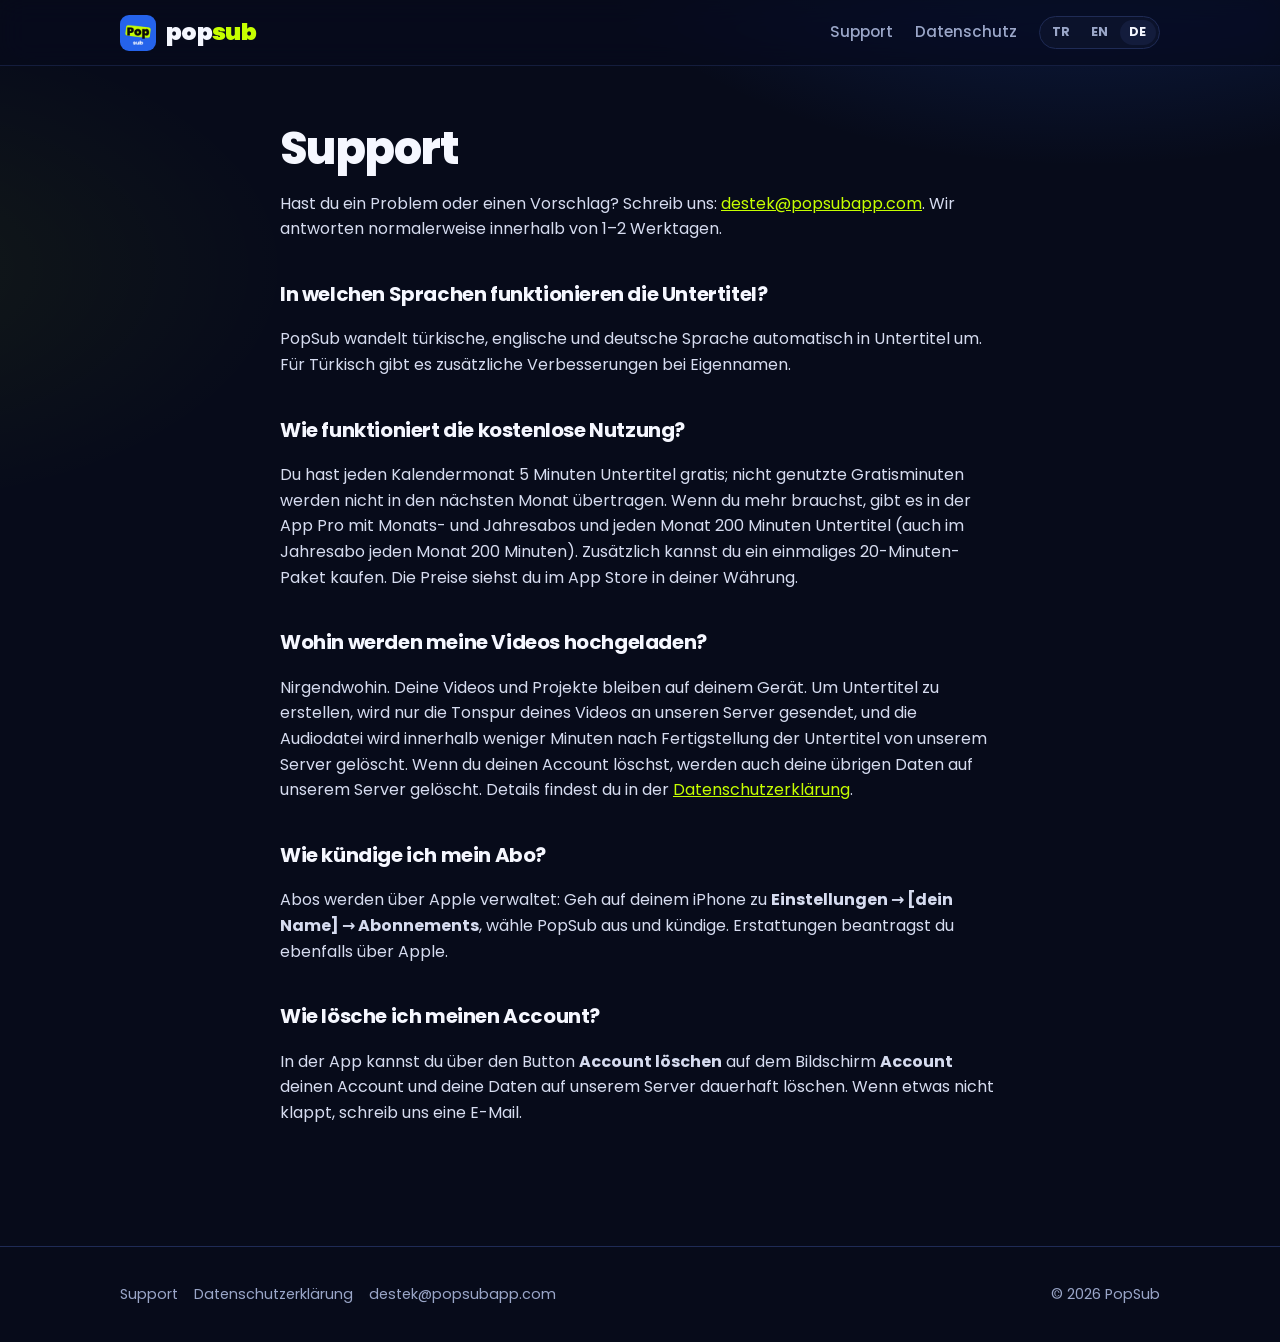
<file: de/support/index.html>
<!doctype html>
<html lang="de">
<head>
  <meta charset="utf-8">
  <meta name="viewport" content="width=device-width, initial-scale=1">
  <title>Support · PopSub</title>
  <meta name="description" content="PopSub Support: häufige Fragen und Kontakt.">
  <meta property="og:type" content="website">
  <meta property="og:site_name" content="PopSub">
  <meta property="og:title" content="Support · PopSub">
  <meta property="og:description" content="PopSub Support: häufige Fragen und Kontakt.">
  <meta property="og:url" content="https://popsubapp.com/de/support/">
  <meta property="og:locale" content="de_DE">
  <meta property="og:locale:alternate" content="tr_TR">
  <meta property="og:locale:alternate" content="en_US">
  <meta property="og:image" content="https://popsubapp.com/assets/icon-512.png">
  <meta name="twitter:card" content="summary">
  <link rel="canonical" href="https://popsubapp.com/de/support/">
  <link rel="alternate" hreflang="tr" href="https://popsubapp.com/destek/">
  <link rel="alternate" hreflang="en" href="https://popsubapp.com/en/support/">
  <link rel="alternate" hreflang="de" href="https://popsubapp.com/de/support/">
  <link rel="alternate" hreflang="x-default" href="https://popsubapp.com/en/support/">
  <link rel="stylesheet" href="/style.css?v=20261009c">
  <link rel="icon" type="image/png" sizes="32x32" href="/assets/favicon-32.png">
  <link rel="apple-touch-icon" href="/assets/apple-touch-icon.png">
</head>
<body>
  <header class="top">
    <div class="wrap">
      <a class="logo" href="/de/" aria-label="PopSub Startseite"><img src="/assets/logo-icon.png" width="36" height="36" alt=""><span class="wm">pop<span>sub</span></span></a>
      <nav><a href="/de/support/">Support</a><a href="/de/datenschutz/">Datenschutz</a><span class="lang"><a href="/destek/" hreflang="tr" lang="tr" aria-label="Türkçe">TR</a><a href="/en/support/" hreflang="en" lang="en" aria-label="English">EN</a><a href="/de/support/" hreflang="de" lang="de" aria-label="Deutsch" aria-current="true">DE</a></span></nav>
    </div>
  </header>

  <main class="wrap doc">
    <h1>Support</h1>
    <p>Hast du ein Problem oder einen Vorschlag? Schreib uns: <a href="mailto:destek@popsubapp.com">destek@popsubapp.com</a>. Wir antworten normalerweise innerhalb von 1–2 Werktagen.</p>

    <h2>In welchen Sprachen funktionieren die Untertitel?</h2>
    <p>PopSub wandelt türkische, englische und deutsche Sprache automatisch in Untertitel um. Für Türkisch gibt es zusätzliche Verbesserungen bei Eigennamen.</p>

    <h2>Wie funktioniert die kostenlose Nutzung?</h2>
    <p>Du hast jeden Kalendermonat 5 Minuten Untertitel gratis; nicht genutzte Gratisminuten werden nicht in den nächsten Monat übertragen. Wenn du mehr brauchst, gibt es in der App Pro mit Monats- und Jahresabos und jeden Monat 200 Minuten Untertitel (auch im Jahresabo jeden Monat 200 Minuten). Zusätzlich kannst du ein einmaliges 20-Minuten-Paket kaufen. Die Preise siehst du im App Store in deiner Währung.</p>

    <h2>Wohin werden meine Videos hochgeladen?</h2>
    <p>Nirgendwohin. Deine Videos und Projekte bleiben auf deinem Gerät. Um Untertitel zu erstellen, wird nur die Tonspur deines Videos an unseren Server gesendet, und die Audiodatei wird innerhalb weniger Minuten nach Fertigstellung der Untertitel von unserem Server gelöscht. Wenn du deinen Account löschst, werden auch deine übrigen Daten auf unserem Server gelöscht. Details findest du in der <a href="/de/datenschutz/">Datenschutzerklärung</a>.</p>

    <h2>Wie kündige ich mein Abo?</h2>
    <p>Abos werden über Apple verwaltet: Geh auf deinem iPhone zu <strong>Einstellungen → [dein Name] → Abonnements</strong>, wähle PopSub aus und kündige. Erstattungen beantragst du ebenfalls über Apple.</p>

    <h2>Wie lösche ich meinen Account?</h2>
    <p>In der App kannst du über den Button <strong>Account löschen</strong> auf dem Bildschirm <strong>Account</strong> deinen Account und deine Daten auf unserem Server dauerhaft löschen. Wenn etwas nicht klappt, schreib uns eine E-Mail.</p>
  </main>

  <footer>
    <div class="wrap">
      <div><a href="/de/support/">Support</a><a href="/de/datenschutz/">Datenschutzerklärung</a><a href="mailto:destek@popsubapp.com">destek@popsubapp.com</a></div>
      <div>© 2026 PopSub</div>
    </div>
  </footer>
</body>
</html>
</file>
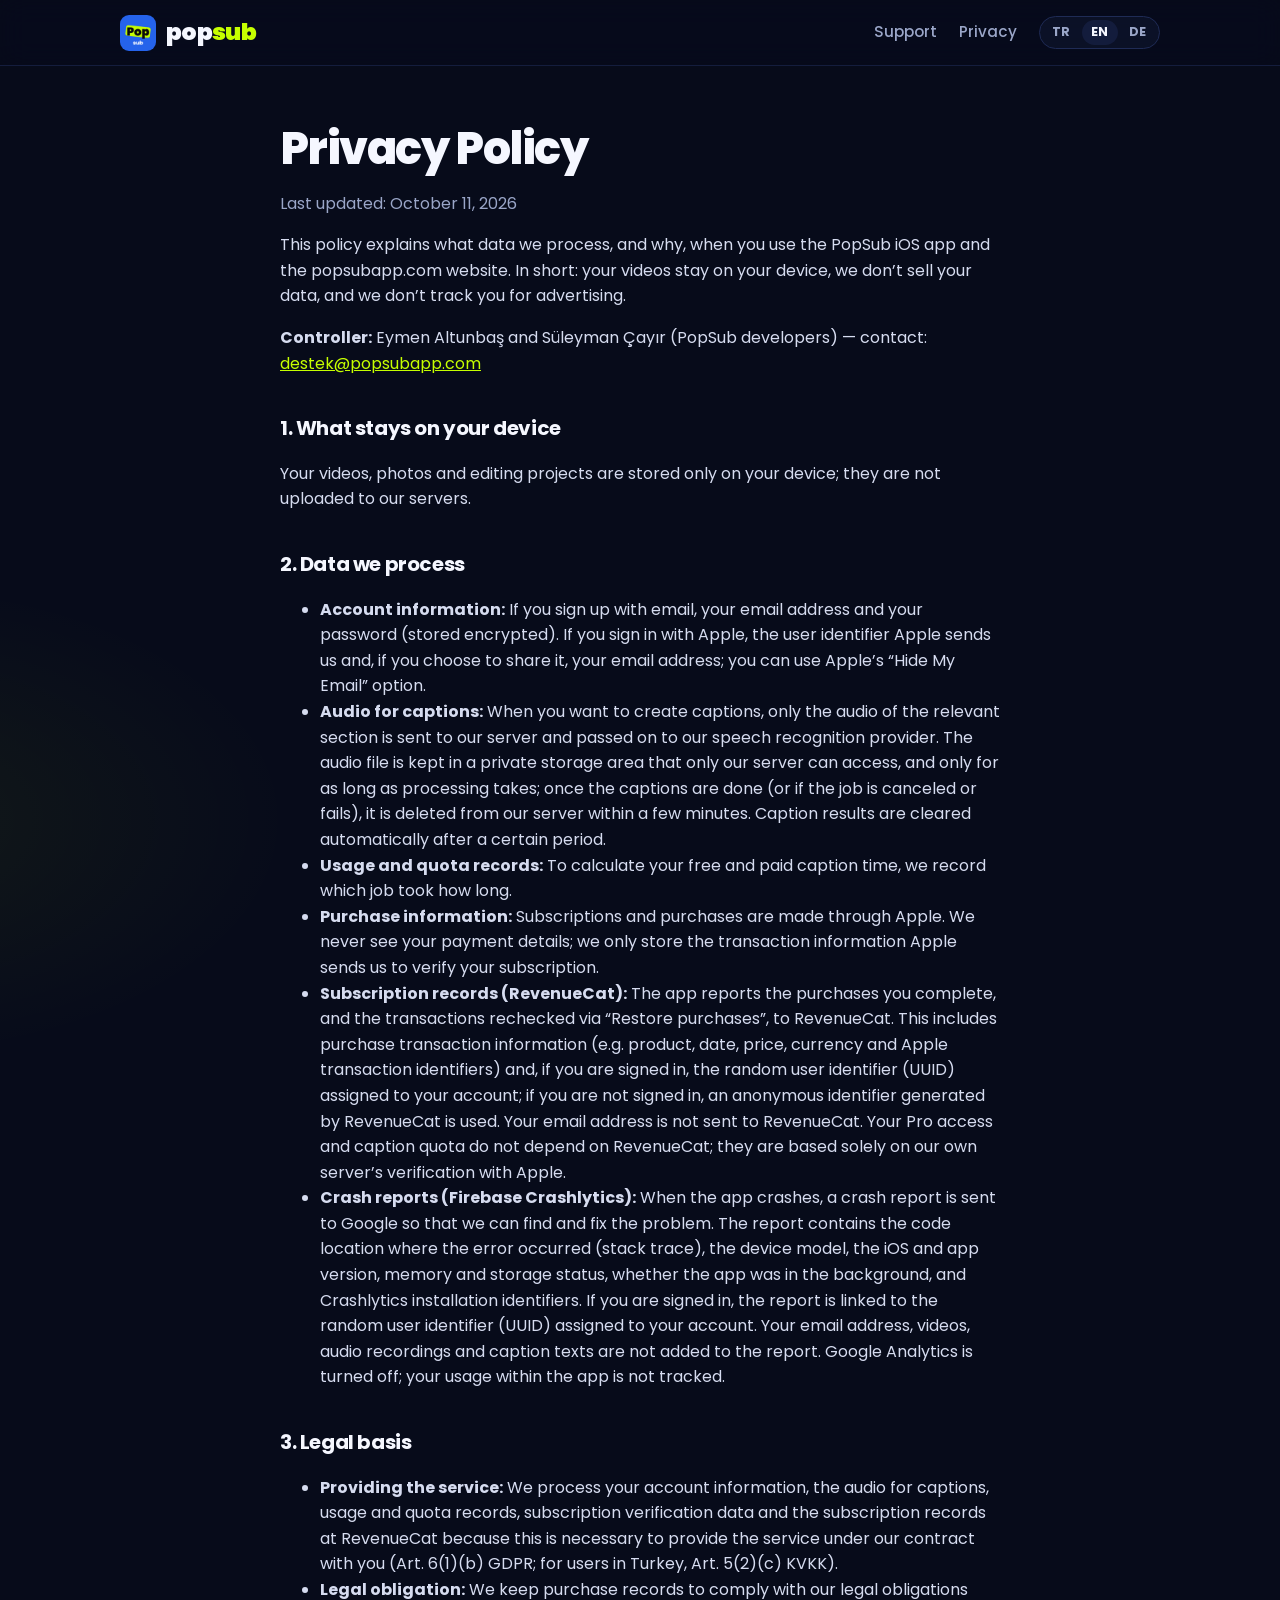
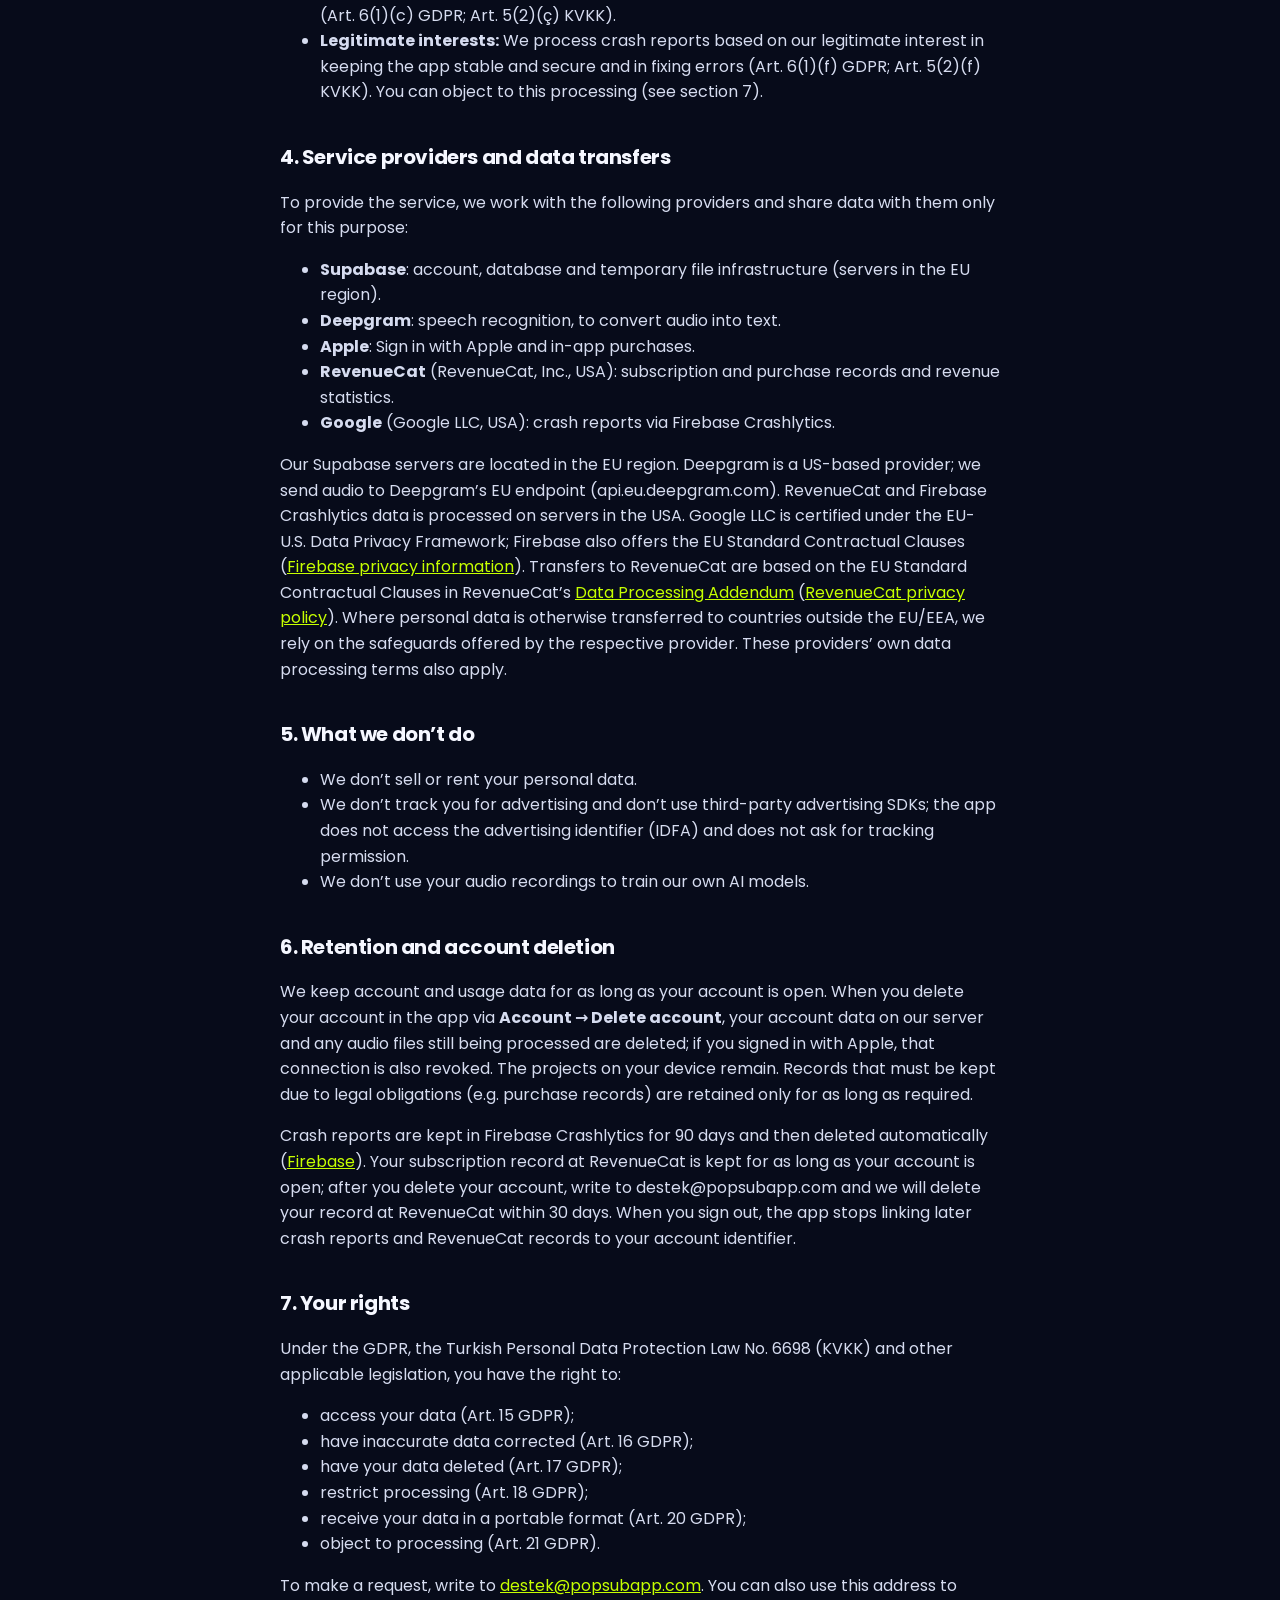
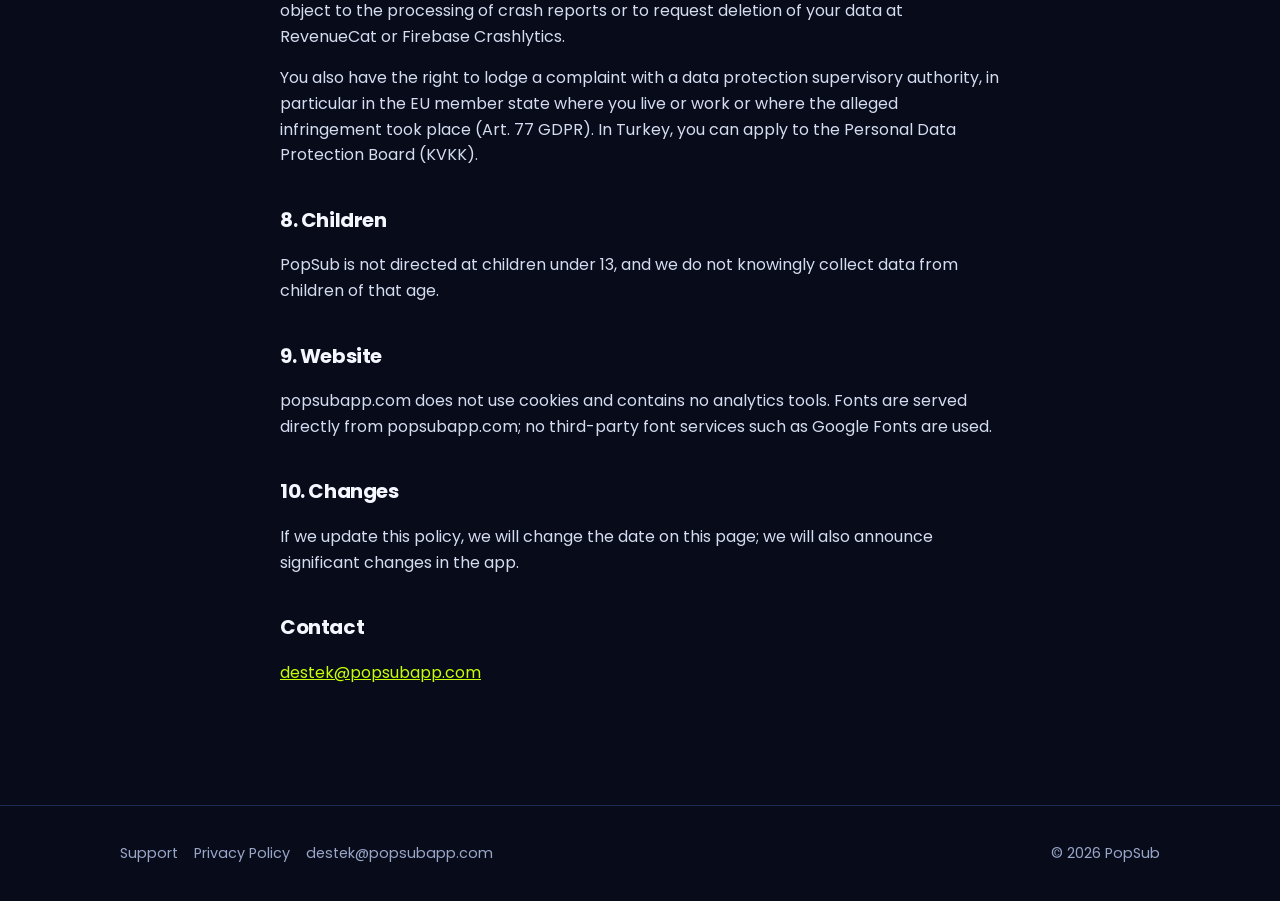
<file: en/privacy/index.html>
<!doctype html>
<html lang="en">
<head>
  <meta charset="utf-8">
  <meta name="viewport" content="width=device-width, initial-scale=1">
  <title>Privacy Policy · PopSub</title>
  <meta name="description" content="PopSub privacy policy: what data we process, why we process it, and your rights.">
  <meta property="og:type" content="website">
  <meta property="og:site_name" content="PopSub">
  <meta property="og:title" content="Privacy Policy · PopSub">
  <meta property="og:description" content="PopSub privacy policy: what data we process, why we process it, and your rights.">
  <meta property="og:url" content="https://popsubapp.com/en/privacy/">
  <meta property="og:locale" content="en_US">
  <meta property="og:locale:alternate" content="tr_TR">
  <meta property="og:locale:alternate" content="de_DE">
  <meta property="og:image" content="https://popsubapp.com/assets/icon-512.png">
  <meta name="twitter:card" content="summary">
  <link rel="canonical" href="https://popsubapp.com/en/privacy/">
  <link rel="alternate" hreflang="tr" href="https://popsubapp.com/gizlilik/">
  <link rel="alternate" hreflang="en" href="https://popsubapp.com/en/privacy/">
  <link rel="alternate" hreflang="de" href="https://popsubapp.com/de/datenschutz/">
  <link rel="alternate" hreflang="x-default" href="https://popsubapp.com/en/privacy/">
  <link rel="stylesheet" href="/style.css?v=20261009c">
  <link rel="icon" type="image/png" sizes="32x32" href="/assets/favicon-32.png">
  <link rel="apple-touch-icon" href="/assets/apple-touch-icon.png">
</head>
<body>
  <header class="top">
    <div class="wrap">
      <a class="logo" href="/en/" aria-label="PopSub home"><img src="/assets/logo-icon.png" width="36" height="36" alt=""><span class="wm">pop<span>sub</span></span></a>
      <nav><a href="/en/support/">Support</a><a href="/en/privacy/">Privacy</a><span class="lang"><a href="/gizlilik/" hreflang="tr" lang="tr" aria-label="Türkçe">TR</a><a href="/en/privacy/" hreflang="en" lang="en" aria-label="English" aria-current="true">EN</a><a href="/de/datenschutz/" hreflang="de" lang="de" aria-label="Deutsch">DE</a></span></nav>
    </div>
  </header>

  <main class="wrap doc">
    <h1>Privacy Policy</h1>
    <p class="meta">Last updated: October 11, 2026</p>
    <p>This policy explains what data we process, and why, when you use the PopSub iOS app and the popsubapp.com website. In short: your videos stay on your device, we don’t sell your data, and we don’t track you for advertising.</p>
    <p><strong>Controller:</strong> Eymen Altunbaş and Süleyman Çayır (PopSub developers) — contact: <a href="mailto:destek@popsubapp.com">destek@popsubapp.com</a></p>

    <h2>1. What stays on your device</h2>
    <p>Your videos, photos and editing projects are stored only on your device; they are not uploaded to our servers.</p>

    <h2>2. Data we process</h2>
    <ul>
      <li><strong>Account information:</strong> If you sign up with email, your email address and your password (stored encrypted). If you sign in with Apple, the user identifier Apple sends us and, if you choose to share it, your email address; you can use Apple’s “Hide My Email” option.</li>
      <li><strong>Audio for captions:</strong> When you want to create captions, only the audio of the relevant section is sent to our server and passed on to our speech recognition provider. The audio file is kept in a private storage area that only our server can access, and only for as long as processing takes; once the captions are done (or if the job is canceled or fails), it is deleted from our server within a few minutes. Caption results are cleared automatically after a certain period.</li>
      <li><strong>Usage and quota records:</strong> To calculate your free and paid caption time, we record which job took how long.</li>
      <li><strong>Purchase information:</strong> Subscriptions and purchases are made through Apple. We never see your payment details; we only store the transaction information Apple sends us to verify your subscription.</li>
      <li><strong>Subscription records (RevenueCat):</strong> The app reports the purchases you complete, and the transactions rechecked via “Restore purchases”, to RevenueCat. This includes purchase transaction information (e.g. product, date, price, currency and Apple transaction identifiers) and, if you are signed in, the random user identifier (UUID) assigned to your account; if you are not signed in, an anonymous identifier generated by RevenueCat is used. Your email address is not sent to RevenueCat. Your Pro access and caption quota do not depend on RevenueCat; they are based solely on our own server’s verification with Apple.</li>
      <li><strong>Crash reports (Firebase Crashlytics):</strong> When the app crashes, a crash report is sent to Google so that we can find and fix the problem. The report contains the code location where the error occurred (stack trace), the device model, the iOS and app version, memory and storage status, whether the app was in the background, and Crashlytics installation identifiers. If you are signed in, the report is linked to the random user identifier (UUID) assigned to your account. Your email address, videos, audio recordings and caption texts are not added to the report. Google Analytics is turned off; your usage within the app is not tracked.</li>
    </ul>

    <h2>3. Legal basis</h2>
    <ul>
      <li><strong>Providing the service:</strong> We process your account information, the audio for captions, usage and quota records, subscription verification data and the subscription records at RevenueCat because this is necessary to provide the service under our contract with you (Art. 6(1)(b) GDPR; for users in Turkey, Art. 5(2)(c) KVKK).</li>
      <li><strong>Legal obligation:</strong> We keep purchase records to comply with our legal obligations (Art. 6(1)(c) GDPR; Art. 5(2)(ç) KVKK).</li>
      <li><strong>Legitimate interests:</strong> We process crash reports based on our legitimate interest in keeping the app stable and secure and in fixing errors (Art. 6(1)(f) GDPR; Art. 5(2)(f) KVKK). You can object to this processing (see section 7).</li>
    </ul>

    <h2>4. Service providers and data transfers</h2>
    <p>To provide the service, we work with the following providers and share data with them only for this purpose:</p>
    <ul>
      <li><strong>Supabase</strong>: account, database and temporary file infrastructure (servers in the EU region).</li>
      <li><strong>Deepgram</strong>: speech recognition, to convert audio into text.</li>
      <li><strong>Apple</strong>: Sign in with Apple and in-app purchases.</li>
      <li><strong>RevenueCat</strong> (RevenueCat, Inc., USA): subscription and purchase records and revenue statistics.</li>
      <li><strong>Google</strong> (Google LLC, USA): crash reports via Firebase Crashlytics.</li>
    </ul>
    <p>Our Supabase servers are located in the EU region. Deepgram is a US-based provider; we send audio to Deepgram’s EU endpoint (api.eu.deepgram.com). RevenueCat and Firebase Crashlytics data is processed on servers in the USA. Google LLC is certified under the EU-U.S. Data Privacy Framework; Firebase also offers the EU Standard Contractual Clauses (<a href="https://firebase.google.com/support/privacy">Firebase privacy information</a>). Transfers to RevenueCat are based on the EU Standard Contractual Clauses in RevenueCat’s <a href="https://www.revenuecat.com/dpa">Data Processing Addendum</a> (<a href="https://www.revenuecat.com/privacy">RevenueCat privacy policy</a>). Where personal data is otherwise transferred to countries outside the EU/EEA, we rely on the safeguards offered by the respective provider. These providers’ own data processing terms also apply.</p>

    <h2>5. What we don’t do</h2>
    <ul>
      <li>We don’t sell or rent your personal data.</li>
      <li>We don’t track you for advertising and don’t use third-party advertising SDKs; the app does not access the advertising identifier (IDFA) and does not ask for tracking permission.</li>
      <li>We don’t use your audio recordings to train our own AI models.</li>
    </ul>

    <h2>6. Retention and account deletion</h2>
    <p>We keep account and usage data for as long as your account is open. When you delete your account in the app via <strong>Account → Delete account</strong>, your account data on our server and any audio files still being processed are deleted; if you signed in with Apple, that connection is also revoked. The projects on your device remain. Records that must be kept due to legal obligations (e.g. purchase records) are retained only for as long as required.</p>
    <p>Crash reports are kept in Firebase Crashlytics for 90 days and then deleted automatically (<a href="https://firebase.google.com/support/privacy">Firebase</a>). Your subscription record at RevenueCat is kept for as long as your account is open; after you delete your account, write to destek@popsubapp.com and we will delete your record at RevenueCat within 30 days. When you sign out, the app stops linking later crash reports and RevenueCat records to your account identifier.</p>

    <h2>7. Your rights</h2>
    <p>Under the GDPR, the Turkish Personal Data Protection Law No. 6698 (KVKK) and other applicable legislation, you have the right to:</p>
    <ul>
      <li>access your data (Art. 15 GDPR);</li>
      <li>have inaccurate data corrected (Art. 16 GDPR);</li>
      <li>have your data deleted (Art. 17 GDPR);</li>
      <li>restrict processing (Art. 18 GDPR);</li>
      <li>receive your data in a portable format (Art. 20 GDPR);</li>
      <li>object to processing (Art. 21 GDPR).</li>
    </ul>
    <p>To make a request, write to <a href="mailto:destek@popsubapp.com">destek@popsubapp.com</a>. You can also use this address to object to the processing of crash reports or to request deletion of your data at RevenueCat or Firebase Crashlytics.</p>
    <p>You also have the right to lodge a complaint with a data protection supervisory authority, in particular in the EU member state where you live or work or where the alleged infringement took place (Art. 77 GDPR). In Turkey, you can apply to the Personal Data Protection Board (KVKK).</p>

    <h2>8. Children</h2>
    <p>PopSub is not directed at children under 13, and we do not knowingly collect data from children of that age.</p>

    <h2>9. Website</h2>
    <p>popsubapp.com does not use cookies and contains no analytics tools. Fonts are served directly from popsubapp.com; no third-party font services such as Google Fonts are used.</p>

    <h2>10. Changes</h2>
    <p>If we update this policy, we will change the date on this page; we will also announce significant changes in the app.</p>

    <h2>Contact</h2>
    <p><a href="mailto:destek@popsubapp.com">destek@popsubapp.com</a></p>
  </main>

  <footer>
    <div class="wrap">
      <div><a href="/en/support/">Support</a><a href="/en/privacy/">Privacy Policy</a><a href="mailto:destek@popsubapp.com">destek@popsubapp.com</a></div>
      <div>© 2026 PopSub</div>
    </div>
  </footer>
</body>
</html>
</file>
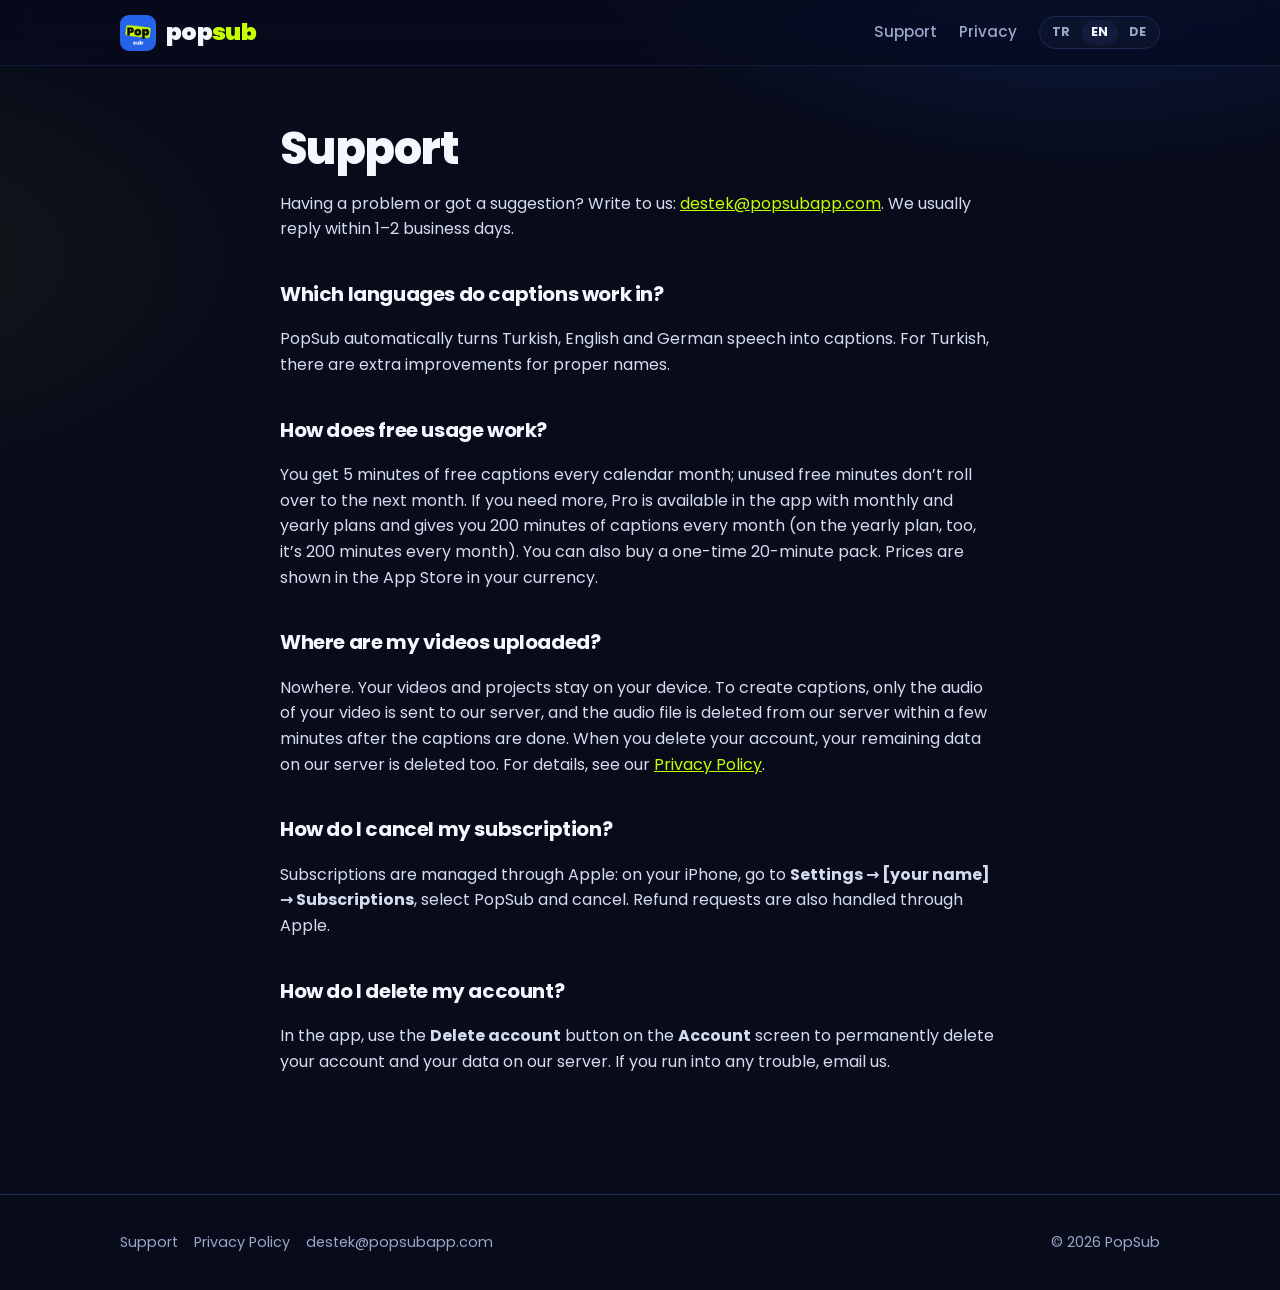
<file: en/support/index.html>
<!doctype html>
<html lang="en">
<head>
  <meta charset="utf-8">
  <meta name="viewport" content="width=device-width, initial-scale=1">
  <title>Support · PopSub</title>
  <meta name="description" content="PopSub support: frequently asked questions and contact.">
  <meta property="og:type" content="website">
  <meta property="og:site_name" content="PopSub">
  <meta property="og:title" content="Support · PopSub">
  <meta property="og:description" content="PopSub support: frequently asked questions and contact.">
  <meta property="og:url" content="https://popsubapp.com/en/support/">
  <meta property="og:locale" content="en_US">
  <meta property="og:locale:alternate" content="tr_TR">
  <meta property="og:locale:alternate" content="de_DE">
  <meta property="og:image" content="https://popsubapp.com/assets/icon-512.png">
  <meta name="twitter:card" content="summary">
  <link rel="canonical" href="https://popsubapp.com/en/support/">
  <link rel="alternate" hreflang="tr" href="https://popsubapp.com/destek/">
  <link rel="alternate" hreflang="en" href="https://popsubapp.com/en/support/">
  <link rel="alternate" hreflang="de" href="https://popsubapp.com/de/support/">
  <link rel="alternate" hreflang="x-default" href="https://popsubapp.com/en/support/">
  <link rel="stylesheet" href="/style.css?v=20261009c">
  <link rel="icon" type="image/png" sizes="32x32" href="/assets/favicon-32.png">
  <link rel="apple-touch-icon" href="/assets/apple-touch-icon.png">
</head>
<body>
  <header class="top">
    <div class="wrap">
      <a class="logo" href="/en/" aria-label="PopSub home"><img src="/assets/logo-icon.png" width="36" height="36" alt=""><span class="wm">pop<span>sub</span></span></a>
      <nav><a href="/en/support/">Support</a><a href="/en/privacy/">Privacy</a><span class="lang"><a href="/destek/" hreflang="tr" lang="tr" aria-label="Türkçe">TR</a><a href="/en/support/" hreflang="en" lang="en" aria-label="English" aria-current="true">EN</a><a href="/de/support/" hreflang="de" lang="de" aria-label="Deutsch">DE</a></span></nav>
    </div>
  </header>

  <main class="wrap doc">
    <h1>Support</h1>
    <p>Having a problem or got a suggestion? Write to us: <a href="mailto:destek@popsubapp.com">destek@popsubapp.com</a>. We usually reply within 1–2 business days.</p>

    <h2>Which languages do captions work in?</h2>
    <p>PopSub automatically turns Turkish, English and German speech into captions. For Turkish, there are extra improvements for proper names.</p>

    <h2>How does free usage work?</h2>
    <p>You get 5 minutes of free captions every calendar month; unused free minutes don’t roll over to the next month. If you need more, Pro is available in the app with monthly and yearly plans and gives you 200 minutes of captions every month (on the yearly plan, too, it’s 200 minutes every month). You can also buy a one-time 20-minute pack. Prices are shown in the App Store in your currency.</p>

    <h2>Where are my videos uploaded?</h2>
    <p>Nowhere. Your videos and projects stay on your device. To create captions, only the audio of your video is sent to our server, and the audio file is deleted from our server within a few minutes after the captions are done. When you delete your account, your remaining data on our server is deleted too. For details, see our <a href="/en/privacy/">Privacy Policy</a>.</p>

    <h2>How do I cancel my subscription?</h2>
    <p>Subscriptions are managed through Apple: on your iPhone, go to <strong>Settings → [your name] → Subscriptions</strong>, select PopSub and cancel. Refund requests are also handled through Apple.</p>

    <h2>How do I delete my account?</h2>
    <p>In the app, use the <strong>Delete account</strong> button on the <strong>Account</strong> screen to permanently delete your account and your data on our server. If you run into any trouble, email us.</p>
  </main>

  <footer>
    <div class="wrap">
      <div><a href="/en/support/">Support</a><a href="/en/privacy/">Privacy Policy</a><a href="mailto:destek@popsubapp.com">destek@popsubapp.com</a></div>
      <div>© 2026 PopSub</div>
    </div>
  </footer>
</body>
</html>
</file>
<file: style.css>
/* Poppins 400 latin */
@font-face {
  font-family: "Poppins";
  font-style: normal;
  font-weight: 400;
  font-display: swap;
  src: url("/assets/fonts/poppins-400-latin.woff2") format("woff2");
  unicode-range: U+0000-00FF, U+0131, U+0152-0153, U+02BB-02BC, U+02C6, U+02DA, U+02DC, U+0304, U+0308, U+0329, U+2000-206F, U+20AC, U+2122, U+2191, U+2193, U+2212, U+2215, U+FEFF, U+FFFD;
}
/* Poppins 400 latin-ext */
@font-face {
  font-family: "Poppins";
  font-style: normal;
  font-weight: 400;
  font-display: swap;
  src: url("/assets/fonts/poppins-400-latin-ext.woff2") format("woff2");
  unicode-range: U+0100-02BA, U+02BD-02C5, U+02C7-02CC, U+02CE-02D7, U+02DD-02FF, U+0304, U+0308, U+0329, U+1D00-1DBF, U+1E00-1E9F, U+1EF2-1EFF, U+2020, U+20A0-20AB, U+20AD-20C4, U+2113, U+2C60-2C7F, U+A720-A7FF;
}
/* Poppins 500 latin */
@font-face {
  font-family: "Poppins";
  font-style: normal;
  font-weight: 500;
  font-display: swap;
  src: url("/assets/fonts/poppins-500-latin.woff2") format("woff2");
  unicode-range: U+0000-00FF, U+0131, U+0152-0153, U+02BB-02BC, U+02C6, U+02DA, U+02DC, U+0304, U+0308, U+0329, U+2000-206F, U+20AC, U+2122, U+2191, U+2193, U+2212, U+2215, U+FEFF, U+FFFD;
}
/* Poppins 500 latin-ext */
@font-face {
  font-family: "Poppins";
  font-style: normal;
  font-weight: 500;
  font-display: swap;
  src: url("/assets/fonts/poppins-500-latin-ext.woff2") format("woff2");
  unicode-range: U+0100-02BA, U+02BD-02C5, U+02C7-02CC, U+02CE-02D7, U+02DD-02FF, U+0304, U+0308, U+0329, U+1D00-1DBF, U+1E00-1E9F, U+1EF2-1EFF, U+2020, U+20A0-20AB, U+20AD-20C4, U+2113, U+2C60-2C7F, U+A720-A7FF;
}
/* Poppins 600 latin */
@font-face {
  font-family: "Poppins";
  font-style: normal;
  font-weight: 600;
  font-display: swap;
  src: url("/assets/fonts/poppins-600-latin.woff2") format("woff2");
  unicode-range: U+0000-00FF, U+0131, U+0152-0153, U+02BB-02BC, U+02C6, U+02DA, U+02DC, U+0304, U+0308, U+0329, U+2000-206F, U+20AC, U+2122, U+2191, U+2193, U+2212, U+2215, U+FEFF, U+FFFD;
}
/* Poppins 600 latin-ext */
@font-face {
  font-family: "Poppins";
  font-style: normal;
  font-weight: 600;
  font-display: swap;
  src: url("/assets/fonts/poppins-600-latin-ext.woff2") format("woff2");
  unicode-range: U+0100-02BA, U+02BD-02C5, U+02C7-02CC, U+02CE-02D7, U+02DD-02FF, U+0304, U+0308, U+0329, U+1D00-1DBF, U+1E00-1E9F, U+1EF2-1EFF, U+2020, U+20A0-20AB, U+20AD-20C4, U+2113, U+2C60-2C7F, U+A720-A7FF;
}
/* Poppins 700 latin */
@font-face {
  font-family: "Poppins";
  font-style: normal;
  font-weight: 700;
  font-display: swap;
  src: url("/assets/fonts/poppins-700-latin.woff2") format("woff2");
  unicode-range: U+0000-00FF, U+0131, U+0152-0153, U+02BB-02BC, U+02C6, U+02DA, U+02DC, U+0304, U+0308, U+0329, U+2000-206F, U+20AC, U+2122, U+2191, U+2193, U+2212, U+2215, U+FEFF, U+FFFD;
}
/* Poppins 700 latin-ext */
@font-face {
  font-family: "Poppins";
  font-style: normal;
  font-weight: 700;
  font-display: swap;
  src: url("/assets/fonts/poppins-700-latin-ext.woff2") format("woff2");
  unicode-range: U+0100-02BA, U+02BD-02C5, U+02C7-02CC, U+02CE-02D7, U+02DD-02FF, U+0304, U+0308, U+0329, U+1D00-1DBF, U+1E00-1E9F, U+1EF2-1EFF, U+2020, U+20A0-20AB, U+20AD-20C4, U+2113, U+2C60-2C7F, U+A720-A7FF;
}
/* Poppins 800 latin */
@font-face {
  font-family: "Poppins";
  font-style: normal;
  font-weight: 800;
  font-display: swap;
  src: url("/assets/fonts/poppins-800-latin.woff2") format("woff2");
  unicode-range: U+0000-00FF, U+0131, U+0152-0153, U+02BB-02BC, U+02C6, U+02DA, U+02DC, U+0304, U+0308, U+0329, U+2000-206F, U+20AC, U+2122, U+2191, U+2193, U+2212, U+2215, U+FEFF, U+FFFD;
}
/* Poppins 800 latin-ext */
@font-face {
  font-family: "Poppins";
  font-style: normal;
  font-weight: 800;
  font-display: swap;
  src: url("/assets/fonts/poppins-800-latin-ext.woff2") format("woff2");
  unicode-range: U+0100-02BA, U+02BD-02C5, U+02C7-02CC, U+02CE-02D7, U+02DD-02FF, U+0304, U+0308, U+0329, U+1D00-1DBF, U+1E00-1E9F, U+1EF2-1EFF, U+2020, U+20A0-20AB, U+20AD-20C4, U+2113, U+2C60-2C7F, U+A720-A7FF;
}
/* Poppins 900 latin */
@font-face {
  font-family: "Poppins";
  font-style: normal;
  font-weight: 900;
  font-display: swap;
  src: url("/assets/fonts/poppins-900-latin.woff2") format("woff2");
  unicode-range: U+0000-00FF, U+0131, U+0152-0153, U+02BB-02BC, U+02C6, U+02DA, U+02DC, U+0304, U+0308, U+0329, U+2000-206F, U+20AC, U+2122, U+2191, U+2193, U+2212, U+2215, U+FEFF, U+FFFD;
}
/* Poppins 900 latin-ext */
@font-face {
  font-family: "Poppins";
  font-style: normal;
  font-weight: 900;
  font-display: swap;
  src: url("/assets/fonts/poppins-900-latin-ext.woff2") format("woff2");
  unicode-range: U+0100-02BA, U+02BD-02C5, U+02C7-02CC, U+02CE-02D7, U+02DD-02FF, U+0304, U+0308, U+0329, U+1D00-1DBF, U+1E00-1E9F, U+1EF2-1EFF, U+2020, U+20A0-20AB, U+20AD-20C4, U+2113, U+2C60-2C7F, U+A720-A7FF;
}

:root {
  --bg: #070b1a;
  --bg-2: #0a1024;
  --surface: #0f1630;
  --surface-2: #131c3c;
  --line: #1f2b55;
  --text: #f5f7ff;
  --muted: #9aa6c8;
  --pop: #c6ff00;
  --blue: #2563eb;
  --radius: 18px;
  --shadow: 0 20px 60px rgba(3, 8, 30, .55);
}
* { box-sizing: border-box; }
html { -webkit-text-size-adjust: 100%; scroll-behavior: smooth; scroll-padding-top: 84px; }
body {
  margin: 0;
  background:
    radial-gradient(900px 500px at 85% -10%, rgba(37, 99, 235, .28), transparent 60%),
    radial-gradient(700px 400px at -10% 20%, rgba(198, 255, 0, .06), transparent 60%),
    var(--bg);
  color: var(--text);
  font-family: "Poppins", system-ui, -apple-system, "Segoe UI", sans-serif;
  line-height: 1.6;
  -webkit-font-smoothing: antialiased;
}
a { color: var(--pop); }
h1, h2, h3 { letter-spacing: -0.02em; }
.wrap { max-width: 1080px; margin: 0 auto; padding: 0 20px; }
.skip { position: absolute; left: -999px; top: 8px; background: var(--pop); color: #0a0a0a; padding: 8px 14px; border-radius: 8px; z-index: 100; }
.skip:focus { left: 8px; }
:focus-visible { outline: 2px solid var(--pop); outline-offset: 3px; border-radius: 6px; }

/* Header */
header.top { position: sticky; top: 0; z-index: 50; padding: 14px 0; background: rgba(7, 11, 26, .72);
  backdrop-filter: saturate(160%) blur(14px); -webkit-backdrop-filter: saturate(160%) blur(14px); border-bottom: 1px solid rgba(31, 43, 85, .6); }
header.top .wrap { display: flex; align-items: center; justify-content: space-between; gap: 16px; }
.logo { display: inline-flex; align-items: center; gap: 10px; font-weight: 900; font-size: 1.45rem; color: var(--text); text-decoration: none; letter-spacing: -0.03em; }
.logo img { border-radius: 9px; display: block; }
.logo .wm span { color: var(--pop); }
nav { display: flex; align-items: center; gap: 22px; }
nav a { color: var(--muted); text-decoration: none; font-size: .95rem; font-weight: 500; }
nav a:hover { color: var(--text); }
nav .nav-cta { color: #0a0a0a; background: var(--pop); padding: 8px 16px; border-radius: 999px; font-weight: 700; white-space: nowrap; }
nav .nav-cta:hover { color: #0a0a0a; filter: brightness(1.05); }
nav .lang { flex-shrink: 0; display: inline-flex; align-items: center; gap: 2px; padding: 3px; border: 1px solid var(--line); border-radius: 999px; background: rgba(15, 22, 48, .6); }
nav .lang a { padding: 3px 9px; border-radius: 999px; font-size: .78rem; font-weight: 700; letter-spacing: .04em; line-height: 1.5; }
nav .lang a[aria-current] { color: var(--text); background: var(--surface-2); }

/* Hero */
.hero { padding: 72px 20px 88px; display: grid; grid-template-columns: 1.1fr .9fr; gap: 56px; align-items: center; }
.badge { display: inline-flex; align-items: center; gap: 8px; padding: 6px 14px; border: 1px solid var(--line); border-radius: 999px;
  color: var(--muted); font-size: .85rem; background: rgba(15, 22, 48, .6); }
.badge .dot { width: 8px; height: 8px; border-radius: 50%; background: var(--pop); box-shadow: 0 0 0 4px rgba(198, 255, 0, .15); }
h1 { font-size: clamp(2.4rem, 6vw, 4rem); line-height: 1.04; margin: 20px 0 18px; letter-spacing: -0.035em; font-weight: 800; }
h1 em { font-style: normal; color: #0a0a0a; background: var(--pop); padding: 0 .18em; border-radius: .18em; display: inline-block; transform: rotate(-2deg); }
.lead { color: var(--muted); font-size: 1.15rem; max-width: 38ch; margin: 0; }
.actions { display: flex; flex-wrap: wrap; gap: 12px; margin-top: 28px; }
.cta { display: inline-block; background: var(--pop); color: #0a0a0a; font-weight: 800; padding: 14px 26px; border-radius: 999px;
  text-decoration: none; box-shadow: 0 10px 30px rgba(198, 255, 0, .18); transition: transform .15s ease, box-shadow .15s ease; }
.cta:hover { transform: translateY(-1px); box-shadow: 0 14px 34px rgba(198, 255, 0, .28); }
.cta.ghost { background: transparent; color: var(--text); border: 1px solid var(--line); box-shadow: none; }
.cta.ghost:hover { border-color: var(--muted); }
.trust { list-style: none; padding: 0; margin: 28px 0 0; display: flex; flex-wrap: wrap; gap: 10px 22px; color: var(--muted); font-size: .9rem; }
.trust li { display: inline-flex; align-items: center; gap: 8px; }
.trust li::before { content: ""; width: 16px; height: 16px; border-radius: 50%; background: var(--pop) no-repeat center / 10px
  url("data:image/svg+xml,%3Csvg xmlns='http://www.w3.org/2000/svg' viewBox='0 0 24 24' fill='none' stroke='%230a0a0a' stroke-width='4' stroke-linecap='round' stroke-linejoin='round'%3E%3Cpath d='m5 12 5 5 9-10'/%3E%3C/svg%3E"); }

.hero-visual { position: relative; display: grid; place-items: center; }
.glow { position: absolute; width: 80%; aspect-ratio: 1; border-radius: 50%; background: radial-gradient(circle, rgba(37, 99, 235, .55), transparent 65%); filter: blur(20px); }
.phone { position: relative; aspect-ratio: 9 / 19; width: 100%; max-width: 290px; border-radius: 44px; border: 10px solid #0c1330;
  background: #050816; overflow: hidden; box-shadow: var(--shadow), 0 0 0 1px rgba(255, 255, 255, .06) inset; }
.notch { position: absolute; top: 10px; left: 50%; transform: translateX(-50%); width: 90px; height: 24px; border-radius: 999px; background: #000; z-index: 3; }
.scene { position: absolute; inset: 0; background:
  radial-gradient(120% 70% at 50% 15%, #3b82f6 0%, #1d4ed8 30%, transparent 62%),
  linear-gradient(180deg, #1e3a8a 0%, #0b1236 60%, #050816 100%); }
.scene::after { content: ""; position: absolute; left: 50%; top: 22%; width: 46%; aspect-ratio: 3 / 4; transform: translateX(-50%);
  border-radius: 46% 46% 40% 40%; background: radial-gradient(circle at 50% 30%, rgba(255, 255, 255, .22), rgba(255, 255, 255, .05) 70%); }
.karaoke { position: absolute; left: 6%; right: 6%; bottom: 24%; text-align: center; font-weight: 900; font-size: 1.55rem;
  line-height: 1.2; text-transform: uppercase; letter-spacing: -0.01em; text-shadow: 0 3px 0 #000, 0 0 14px rgba(0, 0, 0, .55); z-index: 2; }
.karaoke span { display: inline-block; padding: 0 .12em; border-radius: .2em; animation: say 3.6s infinite; }
.karaoke span:nth-child(2) { animation-delay: 1.2s; }
.karaoke span:nth-child(3) { animation-delay: 2.4s; }
@keyframes say {
  0%, 33% { background: var(--pop); color: #0a0a0a; text-shadow: none; transform: scale(1.08) rotate(-2deg); }
  34%, 100% { background: transparent; color: #fff; transform: none; }
}
.timeline { position: absolute; left: 7%; right: 7%; bottom: 6%; height: 40px; display: flex; gap: 4px; z-index: 2; }
.timeline i { flex: 1; border-radius: 6px; background: rgba(255, 255, 255, .14); }
.timeline i:nth-child(2) { background: rgba(198, 255, 0, .75); }
.timeline b { position: absolute; top: -6px; bottom: -6px; width: 3px; border-radius: 2px; background: #fff; left: 40%; animation: play 3.6s linear infinite; }
@keyframes play { from { left: 4%; } to { left: 96%; } }

/* Sections */
.section { padding: 64px 20px; }
.eyebrow { color: var(--pop); font-weight: 700; font-size: .85rem; text-transform: uppercase; letter-spacing: .12em; margin: 0 0 8px; }
.section h2 { font-size: clamp(1.7rem, 4vw, 2.5rem); line-height: 1.15; margin: 0 0 32px; font-weight: 800; }

.steps { list-style: none; padding: 0; margin: 0; display: grid; grid-template-columns: repeat(3, 1fr); gap: 16px; counter-reset: s; }
.steps li { background: var(--surface); border: 1px solid var(--line); border-radius: var(--radius); padding: 26px; }
.num { display: inline-grid; place-items: center; width: 36px; height: 36px; border-radius: 10px; background: var(--blue); color: #fff; font-weight: 800; }
.steps h3, .card h3 { margin: 14px 0 6px; font-size: 1.1rem; }
.steps p, .card p { margin: 0; color: var(--muted); font-size: .95rem; }

.styles { display: grid; grid-template-columns: repeat(4, 1fr); gap: 16px; }
.style { margin: 0; }
.style .frame { aspect-ratio: 4 / 5; border-radius: var(--radius); border: 1px solid var(--line); display: grid; place-items: end center; padding: 18px 12px 26px;
  background: radial-gradient(90% 60% at 50% 20%, rgba(59, 130, 246, .55), transparent 70%), linear-gradient(180deg, #16245a, #070b1a); overflow: hidden; }
.sample { text-align: center; font-weight: 800; font-size: 1.05rem; line-height: 1.25; color: #fff; }
.s-simple .sample { font-weight: 600; text-shadow: 0 2px 8px rgba(0, 0, 0, .6); }
.s-outline .sample { font-weight: 900; text-transform: uppercase; -webkit-text-stroke: 1.5px #000; paint-order: stroke fill; text-shadow: 0 3px 0 #000; }
.s-box .sample { background: rgba(8, 8, 8, .82); padding: 6px 10px; border-radius: 8px; font-weight: 700; }
.s-karaoke .sample { font-weight: 900; text-transform: uppercase; text-shadow: 0 3px 0 #000; }
.s-karaoke mark { background: var(--pop); color: #0a0a0a; padding: 0 .15em; border-radius: .2em; text-shadow: none; }
.style figcaption { margin-top: 10px; color: var(--muted); font-size: .9rem; font-weight: 500; text-align: center; }

.grid { display: grid; grid-template-columns: repeat(3, 1fr); gap: 16px; }
.card { background: var(--surface); border: 1px solid var(--line); border-radius: var(--radius); padding: 26px; transition: border-color .15s ease, transform .15s ease; }
.card:hover { border-color: #2c3d78; transform: translateY(-2px); }
.ico { width: 40px; height: 40px; padding: 9px; border-radius: 11px; background: rgba(37, 99, 235, .18); stroke: var(--pop); fill: none; stroke-width: 2; stroke-linecap: round; stroke-linejoin: round; }

.free { text-align: center; padding: 56px 24px; border: 1px solid var(--line); border-radius: 24px;
  background: radial-gradient(80% 120% at 50% 0%, rgba(37, 99, 235, .35), transparent 70%), var(--surface); }
.free h2 { margin: 0 0 10px !important; }
.free p:not(.eyebrow) { color: var(--muted); margin: 0 auto 24px; max-width: 52ch; }

.faq { display: grid; gap: 10px; max-width: 760px; }
.faq details { background: var(--surface); border: 1px solid var(--line); border-radius: 14px; padding: 4px 20px; }
.faq summary { cursor: pointer; list-style: none; padding: 14px 0; font-weight: 600; display: flex; justify-content: space-between; gap: 16px; }
.faq summary::-webkit-details-marker { display: none; }
.faq summary::after { content: "+"; color: var(--pop); font-weight: 800; font-size: 1.2rem; line-height: 1; }
.faq details[open] summary::after { content: "–"; }
.faq details p { margin: 0 0 16px; color: var(--muted); }

/* Doc pages */
.doc { padding: 40px 20px 72px; max-width: 760px; overflow-wrap: break-word; }
.doc h1 { font-size: clamp(2rem, 5vw, 2.8rem); overflow-wrap: break-word; }
.doc h2 { margin-top: 36px; font-size: 1.25rem; }
.doc p, .doc li { color: #d6dcf0; }
.doc .meta { color: var(--muted); }

/* Footer */
footer { border-top: 1px solid var(--line); padding: 36px 0; color: var(--muted); font-size: .9rem; margin-top: 32px; }
footer .wrap { display: flex; flex-wrap: wrap; justify-content: space-between; align-items: center; gap: 16px; }
footer a { color: var(--muted); margin-right: 16px; text-decoration: none; }
/* Doc-page footer links have no spaces between them; let "Datenschutzerklärung" wrap as a whole link */
:lang(de) footer a:not(.logo) { display: inline-block; }
footer a:hover { color: var(--text); }
.foot-brand .logo { font-size: 1.25rem; margin-right: 0; color: var(--text); }
.foot-brand p { margin: 6px 0 0; }
.foot-links { display: flex; flex-wrap: wrap; gap: 6px 0; }

@media (max-width: 860px) {
  .hero { grid-template-columns: 1fr; padding-top: 40px; gap: 48px; }
  .steps, .grid { grid-template-columns: 1fr; }
  .styles { grid-template-columns: repeat(2, 1fr); }
  nav > a:not(.nav-cta) { display: none; }
}
@media (max-width: 480px) {
  nav .nav-cta { display: none; }
}
@media (prefers-reduced-motion: reduce) {
  html { scroll-behavior: auto; }
  .karaoke span, .timeline b { animation: none; }
  .karaoke span:nth-child(2) { background: var(--pop); color: #0a0a0a; text-shadow: none; }
  .cta, .card { transition: none; }
}
</file>
